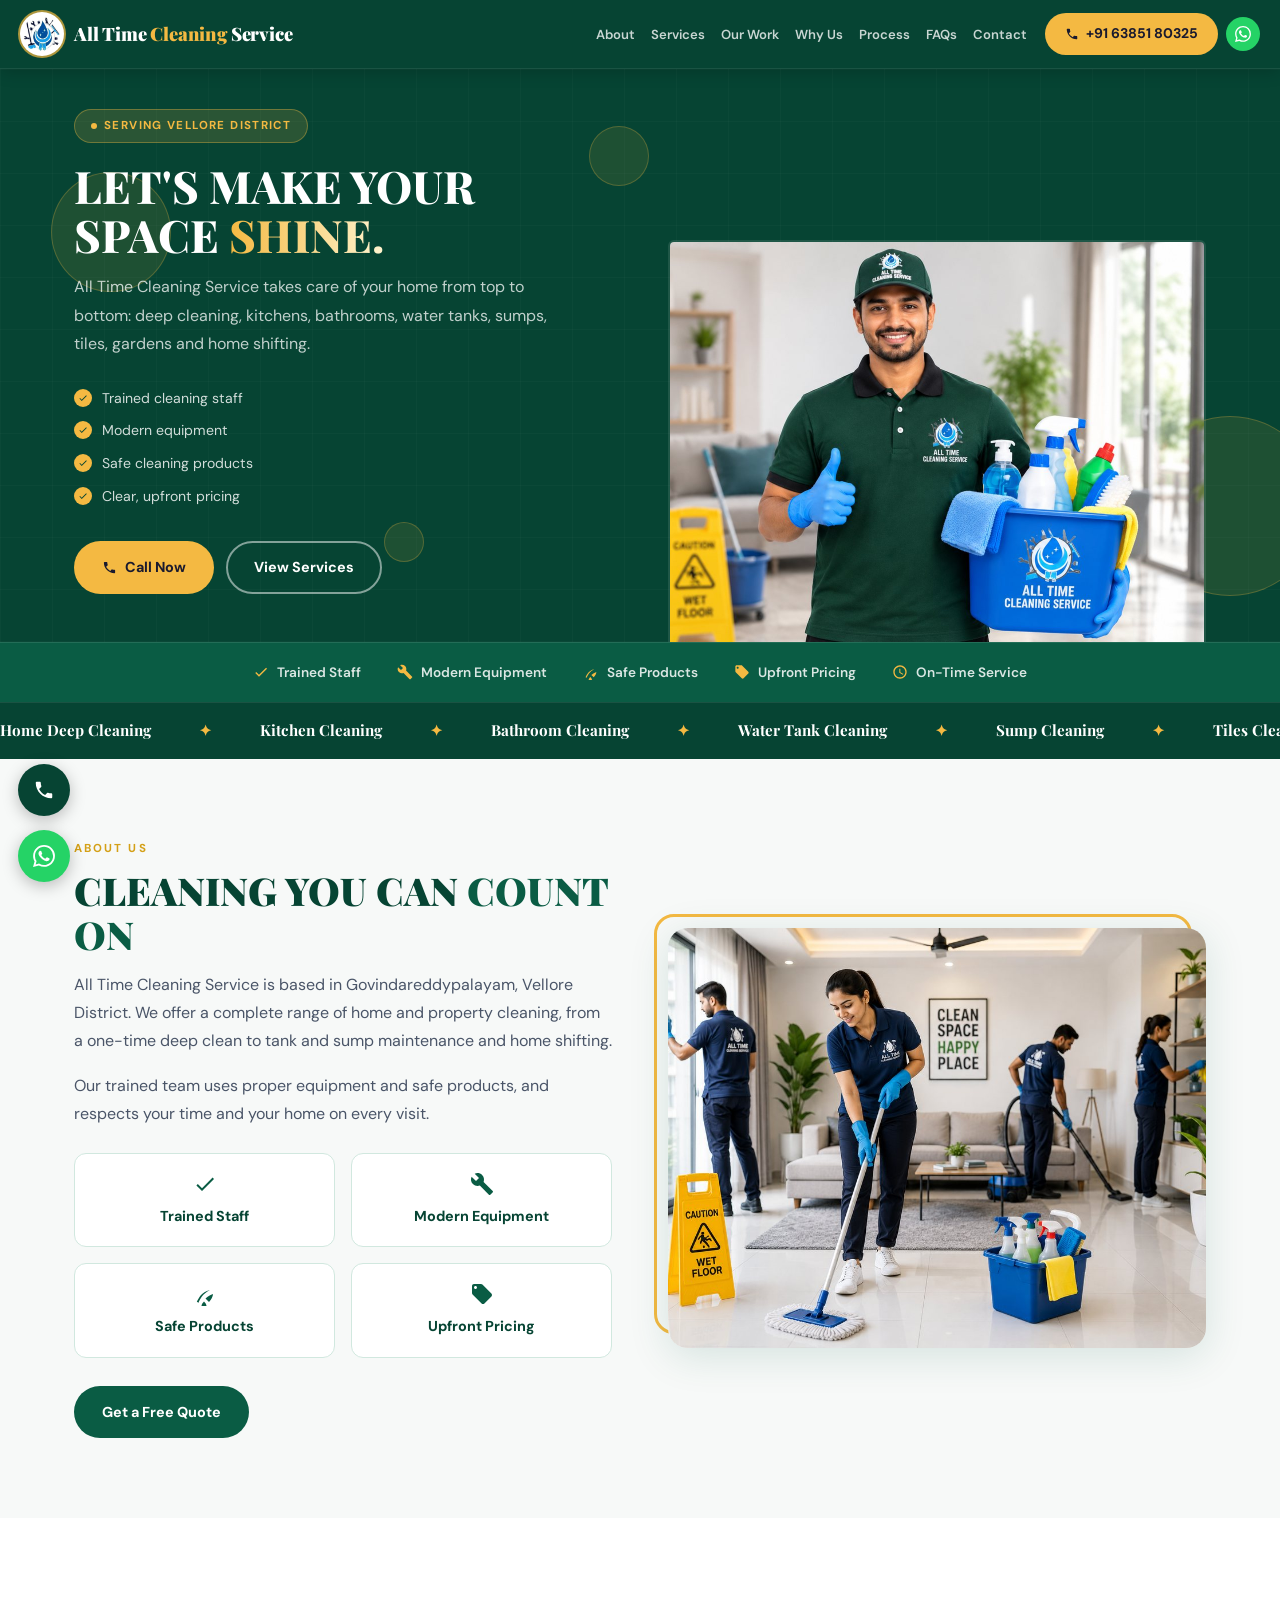
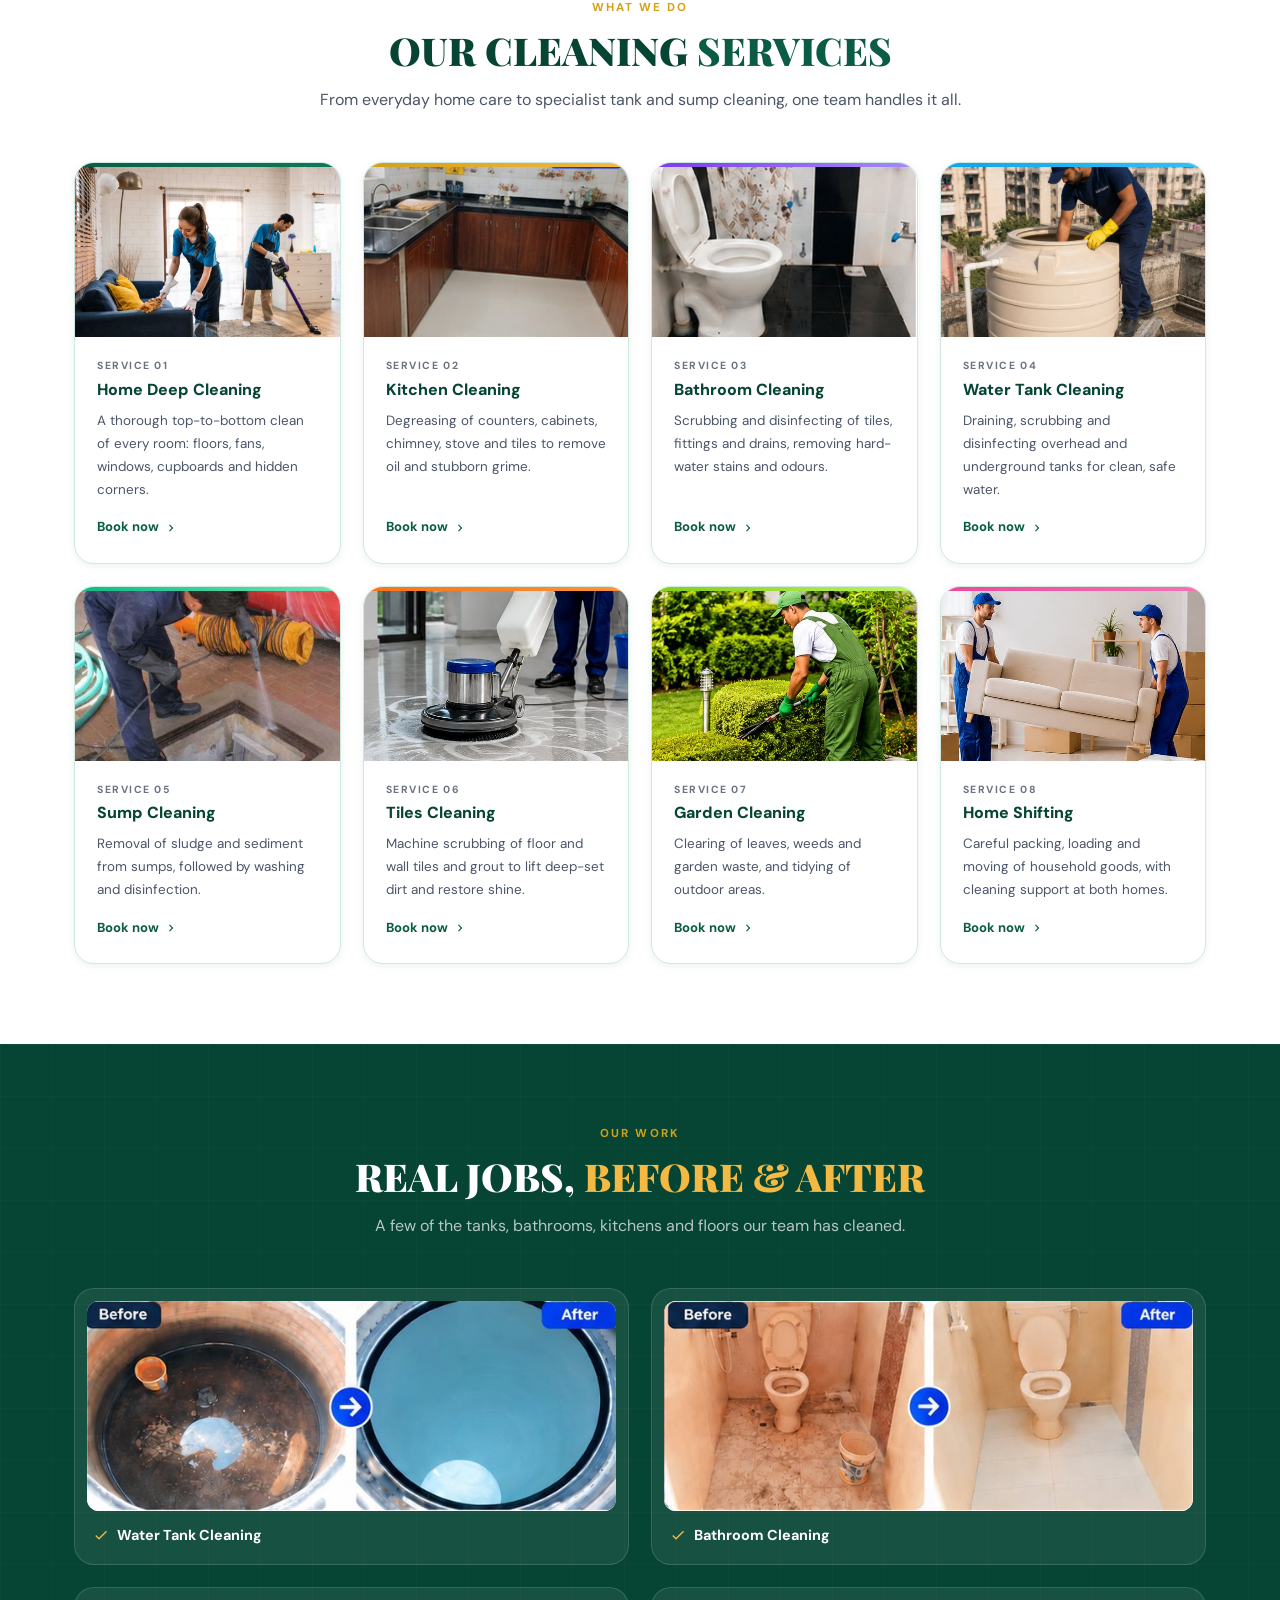
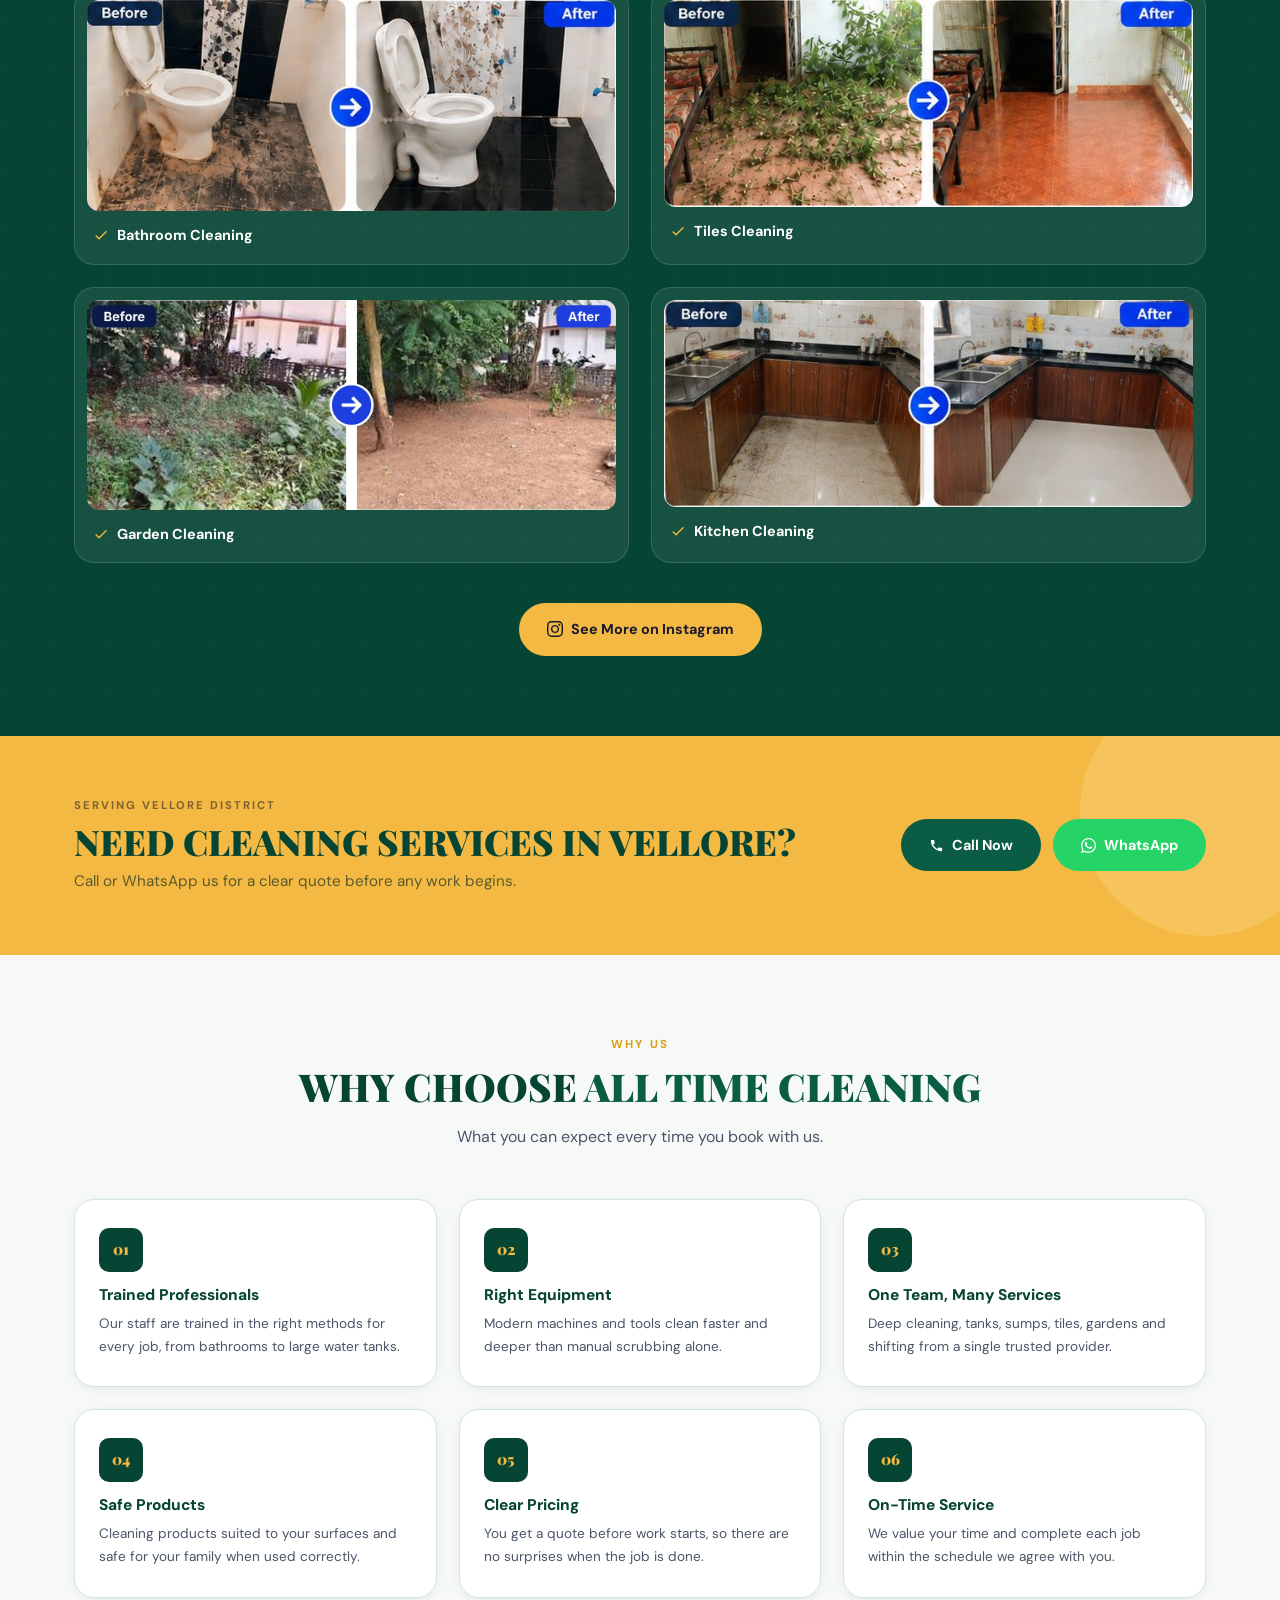
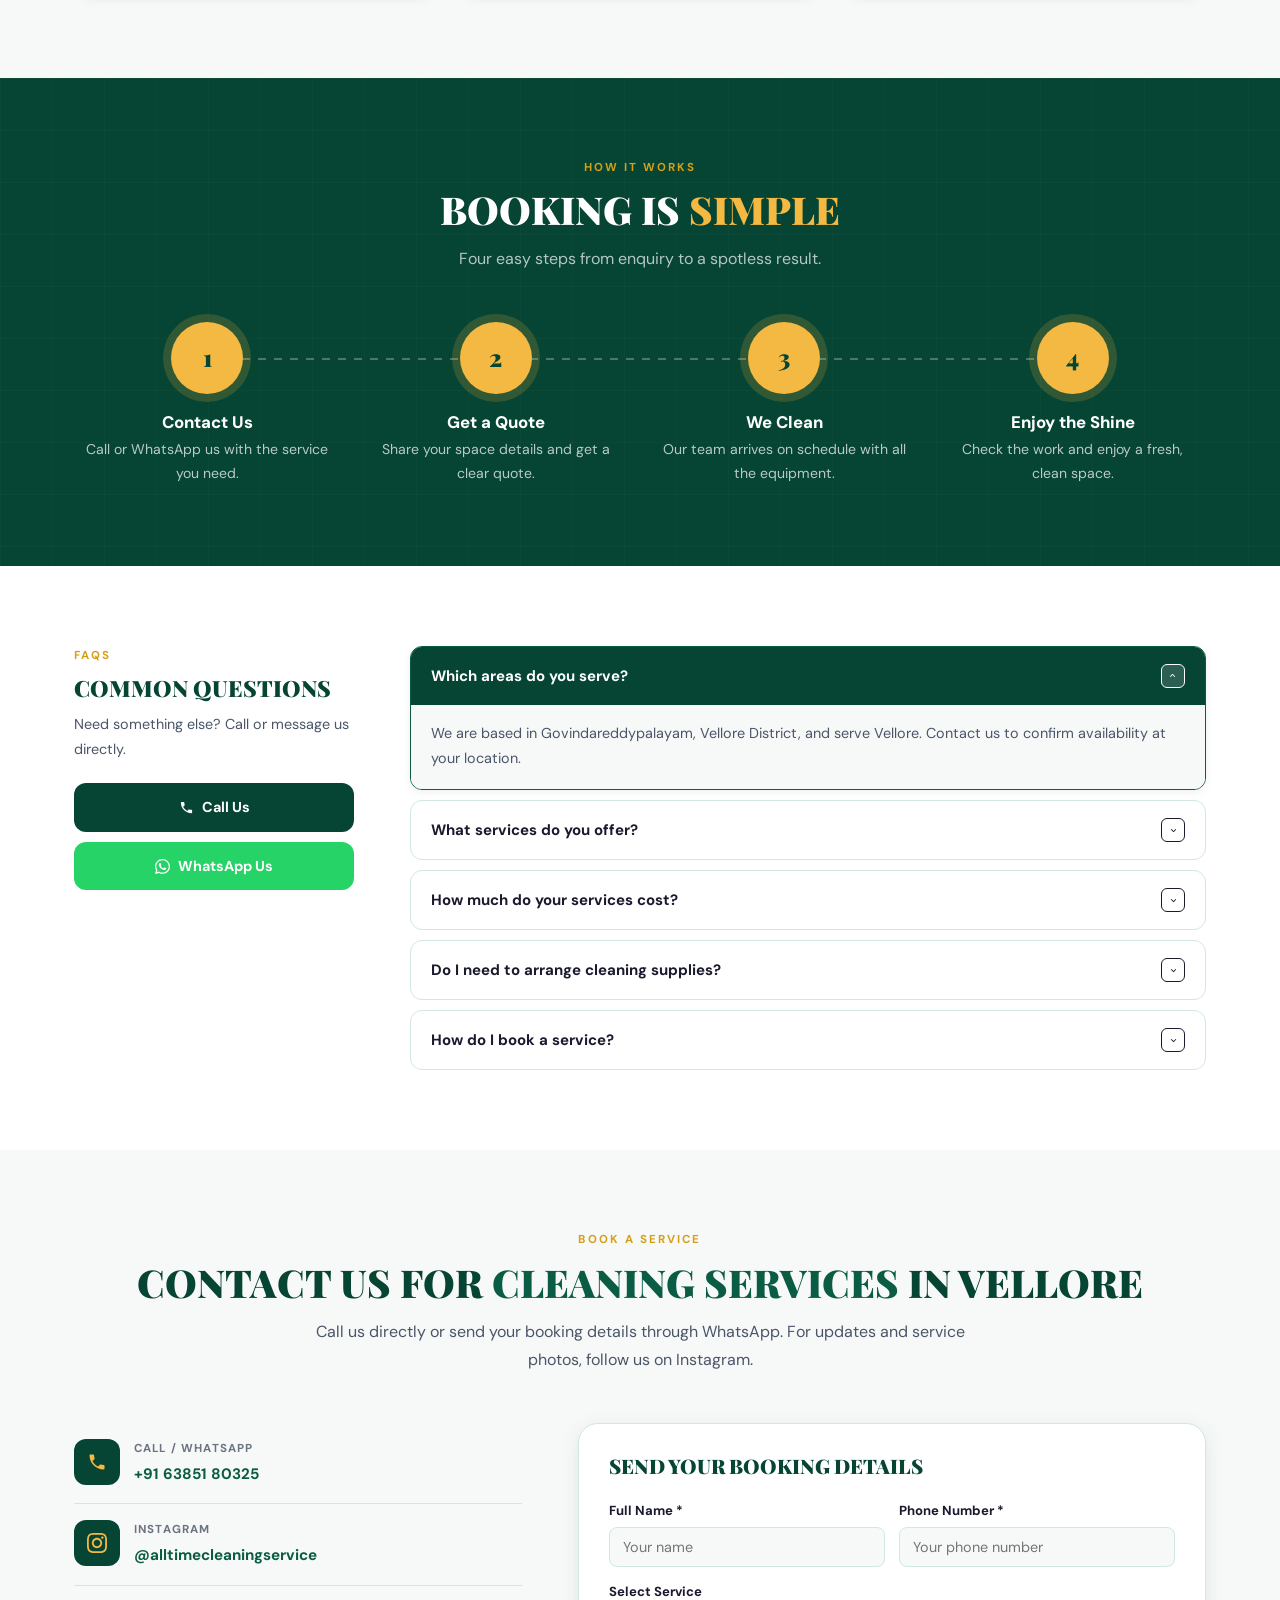
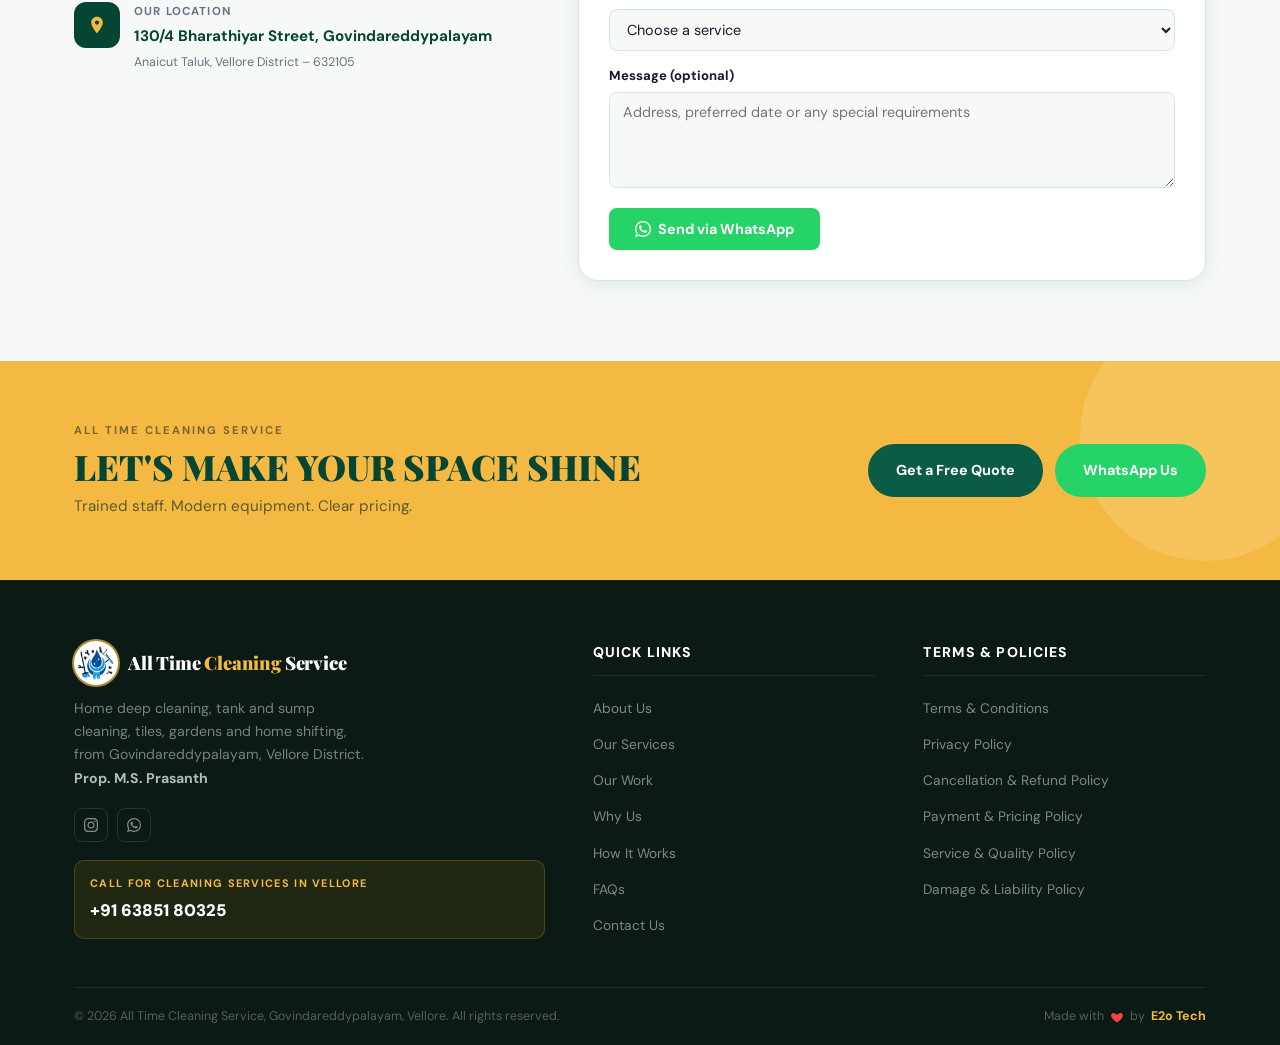
<file: index.html>
<!DOCTYPE html>
<html lang="en">
<head>
<meta charset="UTF-8">
<meta name="viewport" content="width=device-width, initial-scale=1.0">
<meta name="theme-color" content="#064433">
<title>All Time Cleaning Service | Home Deep Cleaning in Vellore</title>
<meta name="description" content="All Time Cleaning Service - home deep cleaning, kitchen, bathroom, water tank, sump, tiles, garden and home shifting services in Vellore. Call +91 63851 80325.">
<meta name="robots" content="index, follow">
<meta property="og:type" content="website">
<meta property="og:url" content="https://cleaningservice.e2o.in/">
<meta property="og:title" content="All Time Cleaning Service | Vellore">
<meta property="og:description" content="Home deep cleaning, kitchen, bathroom, water tank, sump, tiles, garden and home shifting services in Vellore.">
<link rel="canonical" href="https://cleaningservice.e2o.in/">
<link rel="icon" type="image/png" href="images/favicon.png">
<link rel="apple-touch-icon" href="images/logo-emblem.png">

<script type="application/ld+json">
{
  "@context": "https://schema.org",
  "@type": "LocalBusiness",
  "name": "All Time Cleaning Service",
  "url": "https://cleaningservice.e2o.in/",
  "telephone": "+916385180325",
  "description": "Home deep cleaning, kitchen, bathroom, water tank, sump, tiles, garden and home shifting services in Vellore.",
  "address": {
    "@type": "PostalAddress",
    "streetAddress": "130/4 Bharathiyar Street, Govindareddypalayam, Anaicut Taluk",
    "addressLocality": "Vellore",
    "addressRegion": "Tamil Nadu",
    "postalCode": "632105",
    "addressCountry": "IN"
  }
}
</script>
<script type="application/ld+json">
{
  "@context": "https://schema.org",
  "@type": "FAQPage",
  "mainEntity": [
    {"@type":"Question","name":"Which areas do you serve?","acceptedAnswer":{"@type":"Answer","text":"We are based in Govindareddypalayam, Vellore District, and serve Vellore. Contact us to confirm availability at your location."}},
    {"@type":"Question","name":"What services do you offer?","acceptedAnswer":{"@type":"Answer","text":"Home deep cleaning, kitchen, bathroom, water tank, sump, tiles and garden cleaning, and home shifting."}},
    {"@type":"Question","name":"How much do your services cost?","acceptedAnswer":{"@type":"Answer","text":"Pricing depends on the service, the size of the space and its condition. Contact us for a quote before any work begins."}},
    {"@type":"Question","name":"Do I need to arrange cleaning supplies?","acceptedAnswer":{"@type":"Answer","text":"No. Our team brings the equipment and products needed. Please make sure water and electricity are available at the site."}},
    {"@type":"Question","name":"How do I book a service?","acceptedAnswer":{"@type":"Answer","text":"Call or WhatsApp +91 63851 80325, or use the form on this page."}}
  ]
}
</script>

<link rel="preconnect" href="https://fonts.googleapis.com">
<link rel="preconnect" href="https://fonts.gstatic.com" crossorigin>
<link href="https://fonts.googleapis.com/css2?family=Playfair+Display:wght@700;800;900&family=DM+Sans:wght@400;500;600;700&display=swap" rel="stylesheet">

<style>
/* ═══ VARIABLES & RESET ═══ */
:root {
  --primary:       #0a5c44;
  --primary-dark:  #064433;
  --primary-mid:   #0d7a5a;
  --accent:        #d4a017;
  --accent-light:  #f4b942;
  --accent-dark:   #b8860b;
  --white:         #ffffff;
  --off-white:     #f7f9f8;
  --light-green:   #e8f5f0;
  --border:        #d1e8df;
  --text:          #1a1a2e;
  --text-light:    #4a5568;
  --text-muted:    #6b7280;
  --shadow-sm:     0 2px 8px rgba(10,92,68,0.08);
  --shadow:        0 4px 20px rgba(10,92,68,0.10);
  --shadow-lg:     0 8px 40px rgba(10,92,68,0.14);
  --radius:        12px;
  --radius-lg:     20px;
  --font-heading:  'Playfair Display', Georgia, serif;
  --font-body:     'DM Sans', sans-serif;
}
*, *::before, *::after { box-sizing: border-box; margin: 0; padding: 0; }
html { scroll-behavior: smooth; font-size: 16px; scroll-padding-top: 76px; }
body { font-family: var(--font-body); color: var(--text); background: var(--white); line-height: 1.7; overflow-x: hidden; }
h1,h2,h3,h4 { font-family: var(--font-heading); line-height: 1.2; }
a { text-decoration: none; color: inherit; }
img { max-width: 100%; display: block; }
ul { list-style: none; }

/* ═══ UTILITY ═══ */
.container { max-width: 1180px; margin: 0 auto; padding: 0 24px; }
.section { padding: 80px 0; }
.section-alt { background: var(--off-white); }
.section-dark { background: var(--primary-dark); color: var(--white); position: relative; }
.section-dark::before {
  content: ''; position: absolute; inset: 0;
  background-image: linear-gradient(rgba(255,255,255,0.025) 1px, transparent 1px),
                    linear-gradient(90deg, rgba(255,255,255,0.025) 1px, transparent 1px);
  background-size: 52px 52px; pointer-events: none;
}
.section-dark > .container { position: relative; z-index: 1; }
.section-label { display: block; font-size: 0.72rem; font-weight: 700; letter-spacing: 0.18em; text-transform: uppercase; color: var(--accent); margin-bottom: 10px; }
.section-title { font-size: clamp(1.7rem, 3vw, 2.4rem); font-weight: 900; text-transform: uppercase; margin-bottom: 14px; color: var(--primary-dark); line-height: 1.15; }
.section-title em { font-style: normal; color: var(--primary); }
.section-dark .section-title { color: var(--white); }
.section-dark .section-title em { color: var(--accent-light); }
.section-intro { font-size: 1rem; color: var(--text-light); max-width: 660px; margin-bottom: 48px; line-height: 1.78; }
.section-dark .section-intro { color: rgba(255,255,255,0.7); }
.centered { text-align: center; }
.centered .section-intro { margin-left: auto; margin-right: auto; }

.btn { display: inline-flex; align-items: center; gap: 8px; padding: 12px 26px; border-radius: 50px; font-family: var(--font-body); font-weight: 700; font-size: 0.9rem; cursor: pointer; border: 2px solid transparent; white-space: nowrap; transition: background .2s, color .2s; }
.btn-primary { background: var(--primary); color: var(--white); }
.btn-primary:hover { background: var(--primary-mid); }
.btn-accent { background: var(--accent-light); color: var(--text); }
.btn-accent:hover { background: var(--accent); }
.btn-outline { background: transparent; color: var(--primary); border-color: var(--primary); }
.btn-outline:hover { background: var(--primary); color: var(--white); }
.btn-outline-white { background: transparent; color: var(--white); border-color: rgba(255,255,255,0.5); }
.btn-outline-white:hover { background: rgba(255,255,255,0.1); }
.btn-green { background: #25d366; color: var(--white); }
.btn-green:hover { background: #1eb957; }

/* ═══ NAVBAR ═══ */
#navbar { position: sticky; top: 0; z-index: 999; background: var(--primary-dark); border-bottom: 1px solid rgba(255,255,255,0.08); box-shadow: 0 2px 16px rgba(0,0,0,0.2); }
.nav-inner { display: flex; align-items: center; justify-content: space-between; height: 68px; max-width: 1180px; margin: 0 auto; padding: 0 24px; }
.logo { font-family: var(--font-heading); font-weight: 900; font-size: 1.15rem; color: var(--white); letter-spacing: -.01em; }
.logo span { color: var(--accent-light); }
.nav-links { display: flex; gap: 28px; }
.nav-links a { color: rgba(255,255,255,0.78); font-size: 0.875rem; font-weight: 600; }
.nav-links a:hover { color: var(--accent-light); }
.nav-cta { display: flex; align-items: center; gap: 10px; }
.nav-call-btn { display: inline-flex; align-items: center; gap: 7px; background: var(--accent-light); color: var(--text); padding: 9px 20px; border-radius: 50px; font-weight: 700; font-size: 0.875rem; white-space: nowrap; }
.nav-call-btn:hover { background: var(--accent); }
.nav-wa-btn { display: inline-flex; align-items: center; gap: 7px; background: #25d366; color: var(--white); padding: 9px 18px; border-radius: 50px; font-weight: 700; font-size: 0.875rem; }
.nav-wa-btn:hover { background: #1eb957; }
.hamburger { display: none; flex-direction: column; gap: 5px; cursor: pointer; background: none; border: none; padding: 5px; }
.hamburger span { display: block; width: 24px; height: 2.5px; background: var(--white); border-radius: 2px; transition: .3s; }
.hamburger.open span:nth-child(1) { transform: translateY(7.5px) rotate(45deg); }
.hamburger.open span:nth-child(2) { opacity: 0; }
.hamburger.open span:nth-child(3) { transform: translateY(-7.5px) rotate(-45deg); }
.mobile-menu { display: none; background: var(--primary-dark); border-top: 1px solid rgba(255,255,255,0.08); padding: 18px 24px 24px; }
.mobile-menu.open { display: block; }
.mobile-menu ul { display: flex; flex-direction: column; gap: 14px; margin-bottom: 16px; }
.mobile-menu a { color: rgba(255,255,255,0.85); font-size: 1rem; font-weight: 600; }
.mobile-menu .mobile-ctas a { color: inherit; }
.mobile-ctas { display: flex; flex-direction: column; gap: 10px; }
.mobile-ctas .nav-call-btn { color: var(--text); justify-content: center; }
.mobile-ctas .nav-wa-btn { color: var(--white); justify-content: center; }

/* ═══ HERO ═══ */
#hero { background: var(--primary-dark); padding: 40px 0 0; position: relative; overflow: hidden; }
#hero::after { content: ''; position: absolute; inset: 0; background-image: linear-gradient(rgba(255,255,255,0.02) 1px, transparent 1px), linear-gradient(90deg, rgba(255,255,255,0.02) 1px, transparent 1px); background-size: 52px 52px; pointer-events: none; }
.hero-grid { display: grid; grid-template-columns: 1fr 1fr; gap: 56px; align-items: flex-end; position: relative; z-index: 1; }
.hero-text { padding-bottom: 48px; }
.hero-badge { display: inline-flex; align-items: center; gap: 7px; background: rgba(244,185,66,0.15); border: 1px solid rgba(244,185,66,0.35); color: var(--accent-light); padding: 6px 16px; border-radius: 50px; font-size: 0.72rem; font-weight: 700; letter-spacing: 0.12em; text-transform: uppercase; margin-bottom: 18px; }
.hero-badge-dot { width: 6px; height: 6px; border-radius: 50%; background: var(--accent-light); }
.hero-text h1 { color: var(--white); font-size: clamp(1.8rem, 3.5vw, 2.8rem); font-weight: 800; text-transform: uppercase; margin-bottom: 14px; line-height: 1.1; }
.hero-text h1 em { font-style: normal; color: var(--accent-light); }
.hero-text p { color: rgba(255,255,255,0.75); font-size: 1rem; margin-bottom: 28px; max-width: 480px; line-height: 1.78; }
.hero-checks { display: flex; flex-direction: column; gap: 9px; margin-bottom: 32px; }
.hero-check { display: flex; align-items: flex-start; gap: 10px; font-size: 0.88rem; color: rgba(255,255,255,0.82); }
.hero-check-icon { width: 18px; height: 18px; border-radius: 50%; background: var(--accent-light); color: var(--primary-dark); display: flex; align-items: center; justify-content: center; flex-shrink: 0; margin-top: 2px; }
.hero-btns { display: flex; gap: 12px; flex-wrap: wrap; }
.hero-img-wrap { border-radius: 6px 6px 0 0; overflow: hidden; border: 2px solid rgba(255,255,255,0.1); border-bottom: none; }
.hero-img-wrap img { width: 100%; height: 400px; object-fit: cover; display: block; }

/* ═══ TRUST BAR ═══ */
.trust-bar { background: var(--primary); padding: 18px 0; border-top: 1px solid rgba(255,255,255,0.1); }
.trust-bar-inner { display: flex; align-items: center; justify-content: center; gap: 36px; flex-wrap: wrap; max-width: 1180px; margin: 0 auto; padding: 0 24px; }
.trust-item { display: flex; align-items: center; gap: 8px; font-size: 0.85rem; font-weight: 600; color: rgba(255,255,255,0.85); }
.trust-item svg { color: var(--accent-light); flex-shrink: 0; display: block; }

/* ═══ ABOUT ═══ */
.about-grid { display: grid; grid-template-columns: 1fr 1fr; gap: 56px; align-items: center; }
.about-text p { color: var(--text-light); line-height: 1.78; margin-bottom: 16px; }
.about-points { display: grid; grid-template-columns: 1fr 1fr; gap: 16px; margin: 24px 0 28px; }
.about-point { background: var(--white); border: 1.5px solid var(--border); border-radius: var(--radius); padding: 18px; text-align: center; font-weight: 700; font-size: 0.9rem; color: var(--primary-dark); }
.about-point { display: flex; flex-direction: column; align-items: center; justify-content: center; gap: 8px; }
.about-point svg { display: block; flex-shrink: 0; width: 24px; height: 24px; color: var(--primary); margin: 0; }
.about-img img { width: 100%; height: 420px; object-fit: cover; border-radius: var(--radius-lg); box-shadow: var(--shadow-lg); }

/* ═══ SERVICES ═══ */
.services-grid { display: grid; grid-template-columns: repeat(4, 1fr); gap: 22px; }
.service-card { background: var(--white); border: 1.5px solid var(--border); border-radius: var(--radius-lg); overflow: hidden; box-shadow: var(--shadow-sm); display: flex; flex-direction: column; }
.service-card:hover { box-shadow: var(--shadow); }
.service-card-band { height: 4px; }
.sc-1 .service-card-band { background: linear-gradient(to right, #0a5c44, #0d7a5a); }
.sc-2 .service-card-band { background: linear-gradient(to right, #d4a017, #f4b942); }
.sc-3 .service-card-band { background: linear-gradient(to right, #7c3aed, #a78bfa); }
.sc-4 .service-card-band { background: linear-gradient(to right, #0ea5e9, #38bdf8); }
.sc-5 .service-card-band { background: linear-gradient(to right, #10b981, #6ee7b7); }
.sc-6 .service-card-band { background: linear-gradient(to right, #f97316, #fb923c); }
.sc-7 .service-card-band { background: linear-gradient(to right, #84cc16, #bef264); }
.sc-8 .service-card-band { background: linear-gradient(to right, #ec4899, #f472b6); }
.service-card-img { width: 100%; height: 170px; object-fit: cover; display: block; }
.service-card-body { padding: 20px 22px 24px; display: flex; flex-direction: column; flex: 1; }
.service-card-num { font-size: 0.65rem; font-weight: 700; letter-spacing: 0.15em; text-transform: uppercase; color: var(--text-muted); margin-bottom: 5px; }
.service-card-title { font-size: 1rem; font-weight: 800; color: var(--primary-dark); margin-bottom: 9px; line-height: 1.3; font-family: var(--font-body); }
.service-card-desc { font-size: 0.84rem; color: var(--text-light); line-height: 1.7; margin-bottom: 15px; flex: 1; }
.service-card-link { display: inline-flex; align-items: center; gap: 5px; font-size: 0.82rem; font-weight: 700; color: var(--primary); }
.service-card-link:hover { color: var(--primary-dark); }

/* ═══ CTA BANNER ═══ */
.cta-banner { background: var(--accent-light); padding: 60px 0; position: relative; overflow: hidden; }
.cta-banner::before { content: ''; position: absolute; top: -50px; right: -50px; width: 250px; height: 250px; border-radius: 50%; background: rgba(255,255,255,0.14); pointer-events: none; }
.cta-banner-inner { display: flex; align-items: center; justify-content: space-between; gap: 32px; flex-wrap: wrap; position: relative; z-index: 1; }
.cta-banner-eyebrow { font-size: 0.7rem; font-weight: 700; letter-spacing: 0.18em; text-transform: uppercase; color: rgba(28,28,40,0.55); margin-bottom: 6px; }
.cta-banner-title { font-size: clamp(1.5rem, 2.8vw, 2.2rem); font-weight: 900; color: var(--primary-dark); margin-bottom: 6px; text-transform: uppercase; }
.cta-banner-sub { font-size: 0.95rem; color: rgba(10,40,30,0.65); }
.cta-banner-btns { display: flex; gap: 12px; flex-wrap: wrap; }

/* ═══ WHY US ═══ */
.reasons-grid { display: grid; grid-template-columns: repeat(3, 1fr); gap: 22px; }
.reason-card { background: var(--white); border: 1.5px solid var(--border); border-radius: var(--radius-lg); padding: 28px 24px; box-shadow: var(--shadow-sm); }
.reason-num { width: 44px; height: 44px; border-radius: 10px; background: var(--primary-dark); color: var(--accent-light); display: flex; align-items: center; justify-content: center; margin-bottom: 14px; font-family: var(--font-heading); font-weight: 900; font-size: 0.95rem; }
.reason-title { font-size: 0.97rem; font-weight: 800; color: var(--primary-dark); margin-bottom: 7px; font-family: var(--font-body); }
.reason-desc { font-size: 0.85rem; color: var(--text-light); line-height: 1.72; }

/* ═══ PROCESS ═══ */
.steps { display: grid; grid-template-columns: repeat(4, 1fr); gap: 22px; position: relative; }
.steps::before { content: ''; position: absolute; top: 36px; left: 12%; right: 12%; height: 2px; background: repeating-linear-gradient(90deg, rgba(255,255,255,0.28) 0 8px, transparent 8px 16px); }
.step { position: relative; text-align: center; padding: 0 10px; }
.step b { display: flex; margin: 0 auto 18px; width: 72px; height: 72px; border-radius: 50%; background: var(--accent-light); color: var(--primary-dark); font-family: var(--font-heading); font-weight: 900; font-size: 1.5rem; align-items: center; justify-content: center; box-shadow: 0 0 0 8px rgba(244,185,66,0.18); }
.step h3 { font-size: 1.05rem; font-weight: 800; margin-bottom: 6px; font-family: var(--font-body); color: var(--white); }
.step p { font-size: 0.88rem; color: rgba(255,255,255,0.72); }

/* ═══ FAQ ═══ */
.faq-layout { display: grid; grid-template-columns: 280px 1fr; gap: 56px; align-items: start; }
.faq-sidebar { position: sticky; top: 88px; }
.faq-sidebar-title { font-size: 1.4rem; font-weight: 900; color: var(--primary-dark); text-transform: uppercase; margin-bottom: 10px; line-height: 1.2; }
.faq-sidebar-sub { font-size: 0.9rem; color: var(--text-light); line-height: 1.7; margin-bottom: 22px; }
.faq-sidebar-btn { display: flex; align-items: center; gap: 8px; width: 100%; justify-content: center; padding: 12px 20px; border-radius: var(--radius); font-family: var(--font-body); font-weight: 700; font-size: 0.9rem; margin-bottom: 10px; cursor: pointer; border: none; }
.faq-btn-call { background: var(--primary-dark); color: var(--white); }
.faq-btn-call:hover { background: var(--primary); }
.faq-btn-wa { background: #25d366; color: var(--white); }
.faq-btn-wa:hover { background: #1eb957; }
.faq-list { display: flex; flex-direction: column; gap: 10px; }
.faq-item { background: var(--white); border: 1.5px solid var(--border); border-radius: var(--radius); overflow: hidden; }
.faq-item.open { border-color: var(--primary); }
.faq-q { display: flex; align-items: center; justify-content: space-between; gap: 14px; padding: 17px 20px; cursor: pointer; font-size: 0.94rem; font-weight: 700; color: var(--text); user-select: none; width: 100%; background: none; border: none; font-family: var(--font-body); text-align: left; }
.faq-q:hover { color: var(--primary); }
.faq-item.open .faq-q { background: var(--primary-dark); color: var(--white); }
.faq-arrow { flex-shrink: 0; width: 24px; height: 24px; border-radius: 6px; border: 1.5px solid currentColor; display: flex; align-items: center; justify-content: center; }
.faq-item.open .faq-arrow { background: rgba(255,255,255,0.15); }
.faq-a { max-height: 0; overflow: hidden; }
.faq-item.open .faq-a { max-height: 400px; }
.faq-a-inner { padding: 16px 20px 18px; font-size: 0.9rem; color: var(--text-light); line-height: 1.75; background: var(--off-white); }

/* ═══ CONTACT ═══ */
.contact-grid { display: grid; grid-template-columns: 1fr 1.4fr; gap: 56px; align-items: start; }
.contact-item { display: flex; align-items: flex-start; gap: 14px; padding: 16px 0; border-bottom: 1px solid var(--border); }
.contact-item:last-of-type { border-bottom: none; }
.contact-icon { width: 46px; height: 46px; border-radius: 12px; background: var(--primary-dark); display: flex; align-items: center; justify-content: center; flex-shrink: 0; color: var(--accent-light); }
.contact-label { font-size: 0.72rem; font-weight: 700; color: var(--text-muted); text-transform: uppercase; letter-spacing: 0.1em; margin-bottom: 3px; }
.contact-value { font-size: 0.95rem; font-weight: 700; color: var(--primary-dark); }
.contact-value a { color: var(--primary); }
.contact-value a:hover { color: var(--primary-dark); }
.contact-sub { font-size: 0.78rem; color: var(--text-muted); margin-top: 2px; }
.contact-form-card { background: var(--white); border: 1.5px solid var(--border); border-radius: var(--radius-lg); padding: 30px; box-shadow: var(--shadow); }
.contact-form-title { font-size: 1.25rem; font-weight: 900; color: var(--primary-dark); text-transform: uppercase; margin-bottom: 22px; }
.form-grid { display: grid; grid-template-columns: 1fr 1fr; gap: 14px; }
.form-full { grid-column: 1 / -1; }
.form-group { display: flex; flex-direction: column; gap: 5px; }
.form-label { font-size: 0.82rem; font-weight: 700; color: var(--text); }
.form-control { padding: 10px 13px; border: 1.5px solid var(--border); border-radius: 8px; font-family: var(--font-body); font-size: 0.9rem; color: var(--text); background: var(--off-white); }
.form-control:focus { outline: none; border-color: var(--primary); background: var(--white); }
textarea.form-control { resize: vertical; min-height: 96px; }
.form-submit { display: inline-flex; align-items: center; gap: 7px; background: #25d366; color: var(--white); padding: 12px 26px; border-radius: 8px; border: none; cursor: pointer; font-family: var(--font-body); font-size: 0.9rem; font-weight: 700; margin-top: 6px; }
.form-submit:hover { background: #1eb957; }

/* ═══ FOOTER ═══ */
footer { background: #0b1a14; color: rgba(255,255,255,0.8); padding: 60px 0 0; border-top: 1px solid rgba(255,255,255,0.06); }
.footer-grid { display: grid; grid-template-columns: 2fr 1.2fr 1.2fr; gap: 48px; padding-bottom: 48px; border-bottom: 1px solid rgba(255,255,255,0.08); }
.footer-tagline { font-size: 0.88rem; color: rgba(255,255,255,0.45); line-height: 1.65; margin: 12px 0 18px; max-width: 290px; }
.footer-social { display: flex; gap: 9px; }
.footer-social a { width: 34px; height: 34px; border-radius: 8px; border: 1px solid rgba(255,255,255,0.12); display: flex; align-items: center; justify-content: center; color: rgba(255,255,255,0.5); }
.footer-social a:hover { border-color: var(--accent-light); color: var(--accent-light); }
.footer-col-title { font-size: 0.88rem; font-weight: 800; color: var(--white); letter-spacing: 0.08em; text-transform: uppercase; margin-bottom: 18px; padding-bottom: 10px; border-bottom: 1px solid rgba(255,255,255,0.08); font-family: var(--font-body); }
.footer-links { display: flex; flex-direction: column; gap: 9px; }
.footer-links a { color: rgba(255,255,255,0.48); font-size: 0.86rem; }
.footer-links a:hover { color: var(--white); }
.footer-cta-box { margin-top: 18px; padding: 13px 15px; background: rgba(212,160,23,0.1); border: 1px solid rgba(212,160,23,0.25); border-radius: 10px; }
.footer-cta-label { font-size: 0.68rem; font-weight: 700; letter-spacing: 0.12em; text-transform: uppercase; color: var(--accent-light); margin-bottom: 4px; }
.footer-cta-box a { font-size: 1.05rem; font-weight: 900; color: var(--white); }
.footer-bottom { padding: 18px 0; display: flex; justify-content: space-between; align-items: center; font-size: 0.78rem; color: rgba(255,255,255,0.3); flex-wrap: wrap; gap: 8px; }

/* ═══ FLOATING BUTTONS ═══ */
.float-btn { position: fixed; left: 18px; z-index: 500; width: 52px; height: 52px; border-radius: 50%; display: flex; align-items: center; justify-content: center; color: var(--white); box-shadow: 0 4px 16px rgba(0,0,0,0.25); }
.float-btn-call { bottom: 84px; background: var(--primary-dark); }
.float-btn-call:hover { background: var(--primary); }
.float-btn-wa { bottom: 18px; background: #25d366; }
.float-btn-wa:hover { background: #1eb957; }



/* ═══ LOGO BADGE ═══ */
.logo{display:flex;align-items:center;gap:10px}
.logo-badge{flex-shrink:0;width:44px;height:44px;border-radius:50%;background:#fff;display:flex;align-items:center;justify-content:center;padding:3px;box-shadow:0 0 0 2px rgba(244,185,66,.7);transition:transform .4s}
.logo:hover .logo-badge{transform:rotate(-8deg) scale(1.06)}
.logo-badge img{width:100%;height:100%;object-fit:contain;border-radius:50%}
.logo .logo-text{color:#fff}
.logo .logo-text b{color:var(--accent-light);font-weight:inherit}
.hero-img-wrap img{object-position:50% 18%}
.about-img img{object-position:40% center}
.service-card-img{object-position:center}

/* ═══ BEFORE & AFTER ═══ */
.ba-grid{display:grid;grid-template-columns:repeat(2,1fr);gap:22px}
.ba-card{background:rgba(255,255,255,.07);border:1px solid rgba(255,255,255,.14);border-radius:var(--radius-lg);padding:12px;overflow:hidden;transition:transform .35s,box-shadow .35s,border-color .35s}
.ba-card:hover{transform:translateY(-6px);box-shadow:0 14px 34px rgba(0,0,0,.35);border-color:var(--accent-light)}
.ba-card img{width:100%;height:auto;display:block;border-radius:12px;background:#fff}
.ba-card figcaption{display:flex;align-items:center;gap:8px;padding:12px 6px 4px;font-weight:700;font-size:.9rem;color:#fff}
.ba-card figcaption svg{color:var(--accent-light)}

/* ═══ ANIMATIONS ═══ */
.reveal{opacity:0;transform:translateY(34px);transition:opacity .8s cubic-bezier(.2,.7,.2,1),transform .8s cubic-bezier(.2,.7,.2,1)}
.reveal.left{transform:translateX(-40px)}
.reveal.right{transform:translateX(40px)}
.reveal.zoom{transform:scale(.92)}
.reveal.in{opacity:1;transform:none}

#navbar{transition:box-shadow .3s,background .3s}
#navbar.scrolled{box-shadow:0 6px 28px rgba(0,0,0,.35)}
.nav-links a{position:relative}
.nav-links a::after{content:'';position:absolute;left:0;bottom:-6px;height:2px;width:0;background:var(--accent-light);transition:width .3s}
.nav-links a:hover::after{width:100%}

/* floating bubbles in hero */
.bubble{position:absolute;border-radius:50%;background:rgba(244,185,66,.10);border:1px solid rgba(244,185,66,.25);animation:float 9s ease-in-out infinite;z-index:0;pointer-events:none}
.b1{width:120px;height:120px;left:4%;top:18%}
.b2{width:60px;height:60px;left:46%;top:10%;animation-delay:-3s}
.b3{width:180px;height:180px;right:-40px;bottom:8%;animation-delay:-5s}
.b4{width:40px;height:40px;left:30%;bottom:14%;animation-delay:-1.5s}
@keyframes float{0%,100%{transform:translateY(0) scale(1)}50%{transform:translateY(-26px) scale(1.06)}}

.hero-badge-dot{animation:pulse 1.8s infinite}
@keyframes pulse{0%{box-shadow:0 0 0 0 rgba(244,185,66,.7)}100%{box-shadow:0 0 0 12px rgba(244,185,66,0)}}
.hero-text h1 em{background:linear-gradient(90deg,var(--accent-light),#fff4cf,var(--accent-light));background-size:200% auto;-webkit-background-clip:text;background-clip:text;color:transparent;animation:shimmer 4s linear infinite}
@keyframes shimmer{to{background-position:200% center}}
.hero-img-wrap{transition:transform .5s;animation:heroIn 1.1s cubic-bezier(.2,.7,.2,1) both .3s}
.hero-img-wrap:hover{transform:translateY(-6px)}
@keyframes heroIn{from{opacity:0;transform:translateY(60px)}to{opacity:1;transform:none}}
.hero-check-icon{transition:transform .3s}
.hero-check:hover .hero-check-icon{transform:scale(1.2) rotate(-8deg)}

/* button shine */
.btn,.nav-call-btn,.form-submit{position:relative;overflow:hidden;transition:transform .25s,box-shadow .25s,background .2s,color .2s}
.btn:hover,.nav-call-btn:hover,.form-submit:hover{transform:translateY(-3px);box-shadow:0 10px 24px rgba(0,0,0,.2)}
.btn::after,.nav-call-btn::after,.form-submit::after{content:'';position:absolute;top:0;left:-120%;width:60%;height:100%;background:linear-gradient(120deg,transparent,rgba(255,255,255,.45),transparent);transform:skewX(-20deg);transition:left .6s}
.btn:hover::after,.nav-call-btn:hover::after,.form-submit:hover::after{left:140%}
.float-btn{transition:transform .25s}
.float-btn:hover{transform:scale(1.1)}
.float-btn-wa{animation:ring 2.4s infinite}
@keyframes ring{0%{box-shadow:0 0 0 0 rgba(37,211,102,.6)}70%{box-shadow:0 0 0 18px rgba(37,211,102,0)}100%{box-shadow:0 0 0 0 rgba(37,211,102,0)}}

/* marquee */
.marquee{background:var(--primary-dark);color:#fff;overflow:hidden;padding:15px 0;border-top:1px solid rgba(255,255,255,.08)}
.marquee-track{display:flex;gap:48px;width:max-content;animation:scroll 30s linear infinite}
.marquee:hover .marquee-track{animation-play-state:paused}
.marquee span{font-family:var(--font-heading);font-weight:700;font-size:.95rem;white-space:nowrap;display:flex;align-items:center;gap:48px}
.marquee span::after{content:'✦';color:var(--accent-light)}
@keyframes scroll{to{transform:translateX(-50%)}}

/* cards */
.service-card,.reason-card,.about-point,.contact-item{transition:transform .35s,box-shadow .35s,border-color .35s}
.service-card:hover{transform:translateY(-10px);box-shadow:var(--shadow-lg);border-color:var(--primary)}
.service-card-img-wrap{overflow:hidden}
.service-card-img{transition:transform .7s}
.service-card:hover .service-card-img{transform:scale(1.12)}
.service-card-link svg{transition:transform .25s}
.service-card:hover .service-card-link svg{transform:translateX(6px)}
.service-card-band{transform-origin:left;transform:scaleX(0);transition:transform .8s .2s}
.service-card.in .service-card-band{transform:scaleX(1)}
.reason-card{position:relative;overflow:hidden}
.reason-card::before{content:'';position:absolute;left:0;top:0;height:4px;width:0;background:linear-gradient(90deg,var(--primary),var(--accent-light));transition:width .5s}
.reason-card:hover{transform:translateY(-6px);box-shadow:var(--shadow-lg)}
.reason-card:hover::before{width:100%}
.reason-num{transition:transform .4s}
.reason-card:hover .reason-num{transform:rotate(-8deg) scale(1.1)}
.about-point:hover{transform:translateY(-5px);border-color:var(--primary);background:var(--light-green)}
.about-img{position:relative;isolation:isolate}
.about-img::before{content:'';position:absolute;inset:-14px 14px 14px -14px;border:3px solid var(--accent-light);border-radius:var(--radius-lg);z-index:-1;transition:transform .5s}
.about-img:hover::before{transform:translate(-6px,-6px)}
.about-img img{transition:transform .6s}
.about-img:hover img{transform:scale(1.02)}
.trust-item{transition:transform .25s}
.trust-item:hover{transform:translateY(-3px)}

/* steps */
.step b{transition:transform .35s}
.step:hover b{transform:scale(1.12) rotate(-6deg)}
.steps::before{background-size:16px 2px;animation:dash 1.2s linear infinite}
@keyframes dash{to{background-position:16px 0}}

/* faq + contact */
.faq-a{transition:max-height .45s ease}
.faq-arrow{transition:transform .3s,background .3s}
.faq-item.open .faq-arrow{transform:rotate(180deg)}
.faq-item{transition:border-color .3s,box-shadow .3s}
.faq-item.open{box-shadow:var(--shadow-sm)}
.contact-item:hover{transform:translateX(8px)}
.contact-icon{transition:background .3s,color .3s}
.contact-item:hover .contact-icon{background:var(--primary);color:#fff}
.form-control{transition:border-color .25s,box-shadow .25s,background .25s}
.form-control:focus{box-shadow:0 0 0 4px rgba(10,92,68,.1)}
.cta-banner::before{animation:float 8s ease-in-out infinite}
.footer-links a,.footer-social a{transition:color .2s,transform .2s,border-color .2s}
.footer-links a:hover{transform:translateX(4px)}
.footer-social a:hover{transform:translateY(-3px)}

.made-by{display:inline-flex;align-items:center;gap:6px}
.made-by .heart{color:#ef4444;animation:beat 1.4s infinite}
.made-by a{color:var(--accent-light);font-weight:700;transition:color .2s}
.made-by a:hover{color:#fff}
@keyframes beat{0%,100%{transform:scale(1)}50%{transform:scale(1.25)}}

/* service modal */
.service-card{cursor:pointer}
.service-card:focus-visible{outline:3px solid var(--accent-light);outline-offset:3px}
.svc-modal{position:fixed;inset:0;z-index:1200;display:flex;align-items:center;justify-content:center;padding:20px;background:rgba(6,40,30,.72);backdrop-filter:blur(4px);opacity:0;visibility:hidden;transition:opacity .3s,visibility .3s}
.svc-modal.open{opacity:1;visibility:visible}
.svc-dialog{position:relative;background:#fff;border-radius:var(--radius-lg);width:100%;max-width:680px;max-height:90vh;overflow-y:auto;box-shadow:0 24px 70px rgba(0,0,0,.4);transform:translateY(24px) scale(.97);transition:transform .35s}
.svc-modal.open .svc-dialog{transform:none}
.svc-close{position:absolute;top:14px;right:14px;z-index:2;width:38px;height:38px;border-radius:50%;border:none;background:rgba(6,68,51,.85);color:#fff;font-size:1.3rem;line-height:1;cursor:pointer;transition:background .2s,transform .25s}
.svc-close:hover{background:var(--primary);transform:rotate(90deg)}
.svc-body{padding:34px 30px 30px}
.svc-num{font-size:.7rem;font-weight:700;letter-spacing:.15em;text-transform:uppercase;color:var(--accent);margin-bottom:6px}
.svc-title{font-size:1.6rem;font-weight:900;color:var(--primary-dark);margin-bottom:10px;padding-right:44px}
.svc-desc{color:var(--text-light);font-size:.96rem;margin-bottom:20px}
.svc-cols{display:grid;grid-template-columns:1fr 1fr;gap:22px;margin-bottom:24px}
.svc-cols h4{font-family:var(--font-body);font-size:.78rem;font-weight:800;letter-spacing:.1em;text-transform:uppercase;color:var(--primary-dark);margin-bottom:10px}
.svc-cols li{position:relative;padding-left:22px;margin-bottom:8px;font-size:.88rem;color:var(--text-light)}
.svc-cols li::before{content:'';position:absolute;left:0;top:.45em;width:12px;height:12px;border-radius:50%;background:var(--accent-light)}
.svc-note{background:var(--light-green);border-left:4px solid var(--primary);border-radius:8px;padding:12px 16px;font-size:.85rem;color:var(--primary-dark);margin-bottom:22px}
.svc-actions{display:flex;gap:12px;flex-wrap:wrap}
@media(max-width:600px){.svc-cols{grid-template-columns:1fr}.svc-body{padding:30px 20px 24px}}

@media(prefers-reduced-motion:reduce){
  *,*::before,*::after{animation:none!important;transition:none!important}
  .reveal{opacity:1;transform:none}
  .service-card-band{transform:none}
}

/* ═══ RESPONSIVE ═══ */
@media (max-width: 1100px) {
  .hero-grid { grid-template-columns: 1fr; }
  .hero-text { padding-bottom: 8px; }
  .hero-img-wrap { border-radius: 16px; margin-bottom: 40px; border-bottom: 2px solid rgba(255,255,255,0.1); }
  .hero-img-wrap img { height: 280px; }
  .about-grid { grid-template-columns: 1fr; }
  .services-grid { grid-template-columns: repeat(2, 1fr); }
  .reasons-grid { grid-template-columns: repeat(2, 1fr); }
  .steps { grid-template-columns: repeat(2, 1fr); row-gap: 36px; }
  .steps::before { display: none; }
  .contact-grid { grid-template-columns: 1fr; }
  .faq-layout { grid-template-columns: 1fr; }
  .faq-sidebar { position: static; }
  .footer-grid { grid-template-columns: 1fr 1fr; }
  .footer-grid > div:first-child { grid-column: 1 / -1; }
}
@media (max-width: 768px) {
  .section { padding: 64px 0; }
  .ba-grid { grid-template-columns: 1fr; }
  .nav-links { display: none; }
  .hamburger { display: flex; }
  .nav-wa-btn span { display: none; }
  .nav-wa-btn { padding: 9px; border-radius: 50%; }
  .nav-call-btn { padding: 9px 14px; font-size: 0.8rem; }
  .services-grid, .reasons-grid, .steps { grid-template-columns: 1fr; }
  .cta-banner-inner { flex-direction: column; align-items: flex-start; }
  .form-grid { grid-template-columns: 1fr; }
  .footer-grid { grid-template-columns: 1fr; }
  .trust-bar-inner { gap: 18px; }
}
@media (max-width: 480px) {
  .logo { font-size: .85rem; gap: 8px; }
  .logo-badge { width: 38px; height: 38px; }
  .nav-cta .nav-wa-btn { display: none; }
  .nav-call-btn span { display: none; }
  .nav-call-btn { padding: 9px; border-radius: 50%; }
  .hero-btns { flex-direction: column; }
  .about-points { grid-template-columns: 1fr; }
}
/* ═══ NAVBAR SPACING FIX ═══ */
.nav-inner { max-width: 1400px; padding: 0 20px; gap: 28px; }
.logo { flex-shrink: 0; white-space: nowrap; }
.nav-links { gap: 22px; margin-left: auto; }
.nav-links a { white-space: nowrap; }
.nav-cta { flex-shrink: 0; gap: 8px; }

@media (max-width: 1280px) {
  .nav-inner { gap: 18px; }
  .nav-links { gap: 16px; }
  .nav-links a { font-size: 0.82rem; }
  .nav-wa-btn span { display: none; }
  .nav-wa-btn { padding: 9px; border-radius: 50%; }
}

/* switch to hamburger earlier so nothing gets crowded on tablets/small laptops */
@media (max-width: 1024px) {
  .nav-links { display: none; }
  .hamburger { display: flex; }
}
</style>
</head>

<body>

<svg width="0" height="0" style="position:absolute" aria-hidden="true">
  <symbol id="i-phone" viewBox="0 0 24 24"><path d="M6.6 10.8c1.4 2.8 3.8 5.1 6.6 6.6l2.2-2.2c.3-.3.7-.4 1-.2 1.1.4 2.3.6 3.6.6.6 0 1 .4 1 1V20c0 .6-.4 1-1 1-9.4 0-17-7.6-17-17 0-.6.4-1 1-1h3.5c.6 0 1 .4 1 1 0 1.3.2 2.5.6 3.6.1.3 0 .7-.2 1L6.6 10.8z"/></symbol>
  <symbol id="i-wa" viewBox="0 0 24 24"><path d="M17.472 14.382c-.297-.149-1.758-.867-2.03-.967-.273-.099-.471-.148-.67.15-.197.297-.767.966-.94 1.164-.173.199-.347.223-.644.075-.297-.15-1.255-.463-2.39-1.475-.883-.788-1.48-1.761-1.653-2.059-.173-.297-.018-.458.13-.606.134-.133.298-.347.446-.52.149-.174.198-.298.298-.497.099-.198.05-.371-.025-.52-.075-.149-.669-1.612-.916-2.207-.242-.579-.487-.5-.669-.51-.173-.008-.371-.01-.57-.01-.198 0-.52.074-.792.372-.272.297-1.04 1.016-1.04 2.479 0 1.462 1.065 2.875 1.213 3.074.149.198 2.096 3.2 5.077 4.487.709.306 1.262.489 1.694.625.712.227 1.36.195 1.871.118.571-.085 1.758-.719 2.006-1.413.248-.694.248-1.289.173-1.413-.074-.124-.272-.198-.57-.347m-5.421 7.403h-.004a9.87 9.87 0 01-5.031-1.378l-.361-.214-3.741.982.998-3.648-.235-.374a9.86 9.86 0 01-1.51-5.26c.001-5.45 4.436-9.884 9.888-9.884 2.64 0 5.122 1.03 6.988 2.898a9.825 9.825 0 012.893 6.994c-.003 5.45-4.437 9.884-9.885 9.884m8.413-18.297A11.815 11.815 0 0012.05 0C5.495 0 .16 5.335.157 11.892c0 2.096.547 4.142 1.588 5.945L.057 24l6.305-1.654a11.882 11.882 0 005.683 1.448h.005c6.554 0 11.89-5.335 11.893-11.893a11.821 11.821 0 00-3.48-8.413z"/></symbol>
  <symbol id="i-insta" viewBox="0 0 24 24"><path d="M12 2.163c3.204 0 3.584.012 4.85.07 3.252.148 4.771 1.691 4.919 4.919.058 1.265.069 1.645.069 4.849 0 3.205-.012 3.584-.069 4.849-.149 3.225-1.664 4.771-4.919 4.919-1.266.058-1.644.07-4.85.07-3.204 0-3.584-.012-4.849-.07-3.26-.149-4.771-1.699-4.919-4.92-.058-1.265-.07-1.644-.07-4.849 0-3.204.013-3.583.07-4.849.149-3.227 1.664-4.771 4.919-4.919 1.266-.057 1.645-.069 4.849-.069zm0-2.163c-3.259 0-3.667.014-4.947.072-4.358.2-6.78 2.618-6.98 6.98-.059 1.281-.073 1.689-.073 4.948 0 3.259.014 3.668.072 4.948.2 4.358 2.618 6.78 6.98 6.98 1.281.058 1.689.072 4.948.072 3.259 0 3.668-.014 4.948-.072 4.354-.2 6.782-2.618 6.979-6.98.059-1.28.073-1.689.073-4.948 0-3.259-.014-3.667-.072-4.947-.196-4.354-2.617-6.78-6.979-6.98-1.281-.059-1.69-.073-4.949-.073zm0 5.838c-3.403 0-6.162 2.759-6.162 6.162s2.759 6.163 6.162 6.163 6.162-2.759 6.162-6.163c0-3.403-2.759-6.162-6.162-6.162zm0 10.162c-2.209 0-4-1.79-4-4 0-2.209 1.791-4 4-4s4 1.791 4 4c0 2.21-1.791 4-4 4zm6.406-11.845c-.796 0-1.441.645-1.441 1.44s.645 1.44 1.441 1.44c.795 0 1.439-.645 1.439-1.44s-.644-1.44-1.439-1.44z"/></symbol>
  <symbol id="i-check" viewBox="0 0 24 24"><path d="M9 16.17L4.83 12l-1.42 1.41L9 19 21 7l-1.41-1.41z"/></symbol>
  <symbol id="i-home" viewBox="0 0 24 24"><path d="M10 20v-6h4v6h5v-8h3L12 3 2 12h3v8z"/></symbol>
  <symbol id="i-pin" viewBox="0 0 24 24"><path d="M12 2C8.13 2 5 5.13 5 9c0 5.25 7 13 7 13s7-7.75 7-13c0-3.87-3.13-7-7-7zm0 9.5c-1.38 0-2.5-1.12-2.5-2.5s1.12-2.5 2.5-2.5 2.5 1.12 2.5 2.5-1.12 2.5-2.5 2.5z"/></symbol>
  <symbol id="i-arrow" viewBox="0 0 24 24"><path d="M8.59 16.59L13.17 12 8.59 7.41 10 6l6 6-6 6z"/></symbol>
  <symbol id="i-chev" viewBox="0 0 24 24"><path d="M7.41 8.59L12 13.17l4.59-4.58L18 10l-6 6-6-6 1.41-1.41z"/></symbol>
  <symbol id="i-shield" viewBox="0 0 24 24"><path d="M12 1L3 5v6c0 5.55 3.84 10.74 9 12 5.16-1.26 9-6.45 9-12V5l-9-4z"/></symbol>
  <symbol id="i-clock" viewBox="0 0 24 24"><path d="M11.99 2C6.47 2 2 6.48 2 12s4.47 10 9.99 10C17.52 22 22 17.52 22 12S17.52 2 11.99 2zM12 20c-4.42 0-8-3.58-8-8s3.58-8 8-8 8 3.58 8 8-3.58 8-8 8zm.5-13H11v6l5.25 3.15.75-1.23-4.5-2.67V7z"/></symbol>
  <symbol id="i-tool" viewBox="0 0 24 24"><path d="M22.7 19l-9.1-9.1c.9-2.3.4-5-1.5-6.9-2-2-5-2.4-7.4-1.3L9 6 6 9 1.6 4.7C.4 7.1.9 10.1 2.9 12.1c1.9 1.9 4.6 2.4 6.9 1.5l9.1 9.1c.4.4 1 .4 1.4 0l2.3-2.3c.5-.4.5-1.1.1-1.4z"/></symbol>
  <symbol id="i-price" viewBox="0 0 24 24"><path d="M21.41 11.58l-9-9C12.05 2.22 11.55 2 11 2H4c-1.1 0-2 .9-2 2v7c0 .55.22 1.05.59 1.42l9 9c.36.36.86.58 1.41.58.55 0 1.05-.22 1.41-.59l7-7c.37-.36.59-.86.59-1.41 0-.55-.23-1.06-.59-1.42zM5.5 7C4.67 7 4 6.33 4 5.5S4.67 4 5.5 4 7 4.67 7 5.5 6.33 7 5.5 7z"/></symbol>
  <symbol id="i-leaf" viewBox="0 0 24 24"><path d="M17 8C8 10 5.9 16.17 3.82 19.83l1.7.94C7.14 17.18 9.21 12 17 8zm3 4c-2.39.9-5.18 2.47-7.5 4.5L16 20c2.38-2.38 4-5.77 4-8zm-9 7.5c-1.57 1.57-2.5 3.26-2.5 4.5 0 1.38 1.12 2.5 2.5 2.5s2.5-1.12 2.5-2.5c0-1.24-.93-2.93-2.5-4.5z"/></symbol>
</svg>

<!-- FLOATING BUTTONS -->
<a href="tel:+916385180325" class="float-btn float-btn-call" aria-label="Call All Time Cleaning Service"><svg width="22" height="22" fill="currentColor" aria-hidden="true"><use href="#i-phone"/></svg></a>
<a href="https://wa.me/916385180325?text=Hello%20All%20Time%20Cleaning%20Service%2C%20I%20need%20cleaning%20services" target="_blank" rel="noopener" class="float-btn float-btn-wa" aria-label="WhatsApp All Time Cleaning Service"><svg width="22" height="22" fill="currentColor" aria-hidden="true"><use href="#i-wa"/></svg></a>

<!-- NAVBAR -->
<header>
  <nav id="navbar" aria-label="Main navigation">
    <div class="nav-inner">
      <a href="#" class="logo" aria-label="All Time Cleaning Service"><span class="logo-badge"><img src="images/logo-emblem.png" alt="" width="44" height="44"></span><span class="logo-text">All Time <b>Cleaning</b> Service</span></a>
      <ul class="nav-links">
        <li><a href="#about">About</a></li>
        <li><a href="#services">Services</a></li>
        <li><a href="#our-work">Our Work</a></li>
        <li><a href="#why-us">Why Us</a></li>
        <li><a href="#process">Process</a></li>
        <li><a href="#faqs">FAQs</a></li>
        <li><a href="#contact">Contact</a></li>
      </ul>
      <div class="nav-cta">
        <a href="tel:+916385180325" class="nav-call-btn"><svg width="14" height="14" fill="currentColor" aria-hidden="true"><use href="#i-phone"/></svg><span>+91 63851 80325</span></a>
        <a href="https://wa.me/916385180325?text=Hello%20All%20Time%20Cleaning%20Service%2C%20I%20need%20cleaning%20services" target="_blank" rel="noopener" class="nav-wa-btn" aria-label="WhatsApp us"><svg width="16" height="16" fill="currentColor" aria-hidden="true"><use href="#i-wa"/></svg><span>WhatsApp</span></a>
        <button class="hamburger" id="hamburgerBtn" aria-label="Toggle menu" aria-expanded="false"><span></span><span></span><span></span></button>
      </div>
    </div>
    <div class="mobile-menu" id="mobileMenu">
      <ul>
        <li><a href="#about">About</a></li>
        <li><a href="#services">Services</a></li>
        <li><a href="#our-work">Our Work</a></li>
        <li><a href="#why-us">Why Us</a></li>
        <li><a href="#process">Process</a></li>
        <li><a href="#faqs">FAQs</a></li>
        <li><a href="#contact">Contact</a></li>
      </ul>
      <div class="mobile-ctas">
        <a href="tel:+916385180325" class="nav-call-btn"><svg width="14" height="14" fill="currentColor" aria-hidden="true"><use href="#i-phone"/></svg><span>Call +91 63851 80325</span></a>
        <a href="https://wa.me/916385180325" target="_blank" rel="noopener" class="nav-wa-btn"><svg width="16" height="16" fill="currentColor" aria-hidden="true"><use href="#i-wa"/></svg><span>WhatsApp Us</span></a>
      </div>
    </div>
  </nav>
</header>

<!-- HERO -->
<section id="hero">
  <span class="bubble b1"></span><span class="bubble b2"></span><span class="bubble b3"></span><span class="bubble b4"></span>
  <div class="container" style="position:relative;z-index:1">
    <div class="hero-grid">
      <div class="hero-text">
        <div class="hero-badge"><span class="hero-badge-dot" aria-hidden="true"></span>Serving Vellore District</div>
        <h1>Let's make your space <em>shine.</em></h1>
        <p>All Time Cleaning Service takes care of your home from top to bottom: deep cleaning, kitchens, bathrooms, water tanks, sumps, tiles, gardens and home shifting.</p>
        <ul class="hero-checks">
          <li class="hero-check"><span class="hero-check-icon" aria-hidden="true"><svg width="10" height="10" fill="currentColor"><use href="#i-check"/></svg></span>Trained cleaning staff</li>
          <li class="hero-check"><span class="hero-check-icon" aria-hidden="true"><svg width="10" height="10" fill="currentColor"><use href="#i-check"/></svg></span>Modern equipment</li>
          <li class="hero-check"><span class="hero-check-icon" aria-hidden="true"><svg width="10" height="10" fill="currentColor"><use href="#i-check"/></svg></span>Safe cleaning products</li>
          <li class="hero-check"><span class="hero-check-icon" aria-hidden="true"><svg width="10" height="10" fill="currentColor"><use href="#i-check"/></svg></span>Clear, upfront pricing</li>
        </ul>
        <div class="hero-btns">
          <a href="tel:+916385180325" class="btn btn-accent"><svg width="15" height="15" fill="currentColor" aria-hidden="true"><use href="#i-phone"/></svg>Call Now</a>
          <a href="#services" class="btn btn-outline-white">View Services</a>
        </div>
      </div>
      <div class="hero-img-wrap">
        <img src="images/hero-cleaner.jpg" alt="All Time Cleaning Service cleaner in uniform giving a thumbs up" width="580" height="400" loading="eager" fetchpriority="high">
      </div>
    </div>
  </div>
</section>

<!-- TRUST BAR -->
<div class="trust-bar">
  <div class="trust-bar-inner">
    <div class="trust-item"><svg width="16" height="16" fill="currentColor" aria-hidden="true"><use href="#i-check"/></svg>Trained Staff</div>
    <div class="trust-item"><svg width="16" height="16" fill="currentColor" aria-hidden="true"><use href="#i-tool"/></svg>Modern Equipment</div>
    <div class="trust-item"><svg width="16" height="16" fill="currentColor" aria-hidden="true"><use href="#i-leaf"/></svg>Safe Products</div>
    <div class="trust-item"><svg width="16" height="16" fill="currentColor" aria-hidden="true"><use href="#i-price"/></svg>Upfront Pricing</div>
    <div class="trust-item"><svg width="16" height="16" fill="currentColor" aria-hidden="true"><use href="#i-clock"/></svg>On-Time Service</div>
  </div>
</div>


<!-- MARQUEE -->
<div class="marquee" aria-hidden="true"><div class="marquee-track"><span>Home Deep Cleaning</span><span>Kitchen Cleaning</span><span>Bathroom Cleaning</span><span>Water Tank Cleaning</span><span>Sump Cleaning</span><span>Tiles Cleaning</span><span>Garden Cleaning</span><span>Home Shifting</span><span>Home Deep Cleaning</span><span>Kitchen Cleaning</span><span>Bathroom Cleaning</span><span>Water Tank Cleaning</span><span>Sump Cleaning</span><span>Tiles Cleaning</span><span>Garden Cleaning</span><span>Home Shifting</span></div></div>

<!-- ABOUT -->
<section class="section section-alt" id="about">
  <div class="container">
    <div class="about-grid">
      <div class="about-text">
        <span class="section-label">About Us</span>
        <h2 class="section-title">Cleaning you can <em>count on</em></h2>
        <p>All Time Cleaning Service is based in Govindareddypalayam, Vellore District. We offer a complete range of home and property cleaning, from a one-time deep clean to tank and sump maintenance and home shifting.</p>
        <p>Our trained team uses proper equipment and safe products, and respects your time and your home on every visit.</p>
        <div class="about-points">
          <div class="about-point"><svg width="22" height="22" fill="currentColor" aria-hidden="true"><use href="#i-check"/></svg>Trained Staff</div>
          <div class="about-point"><svg width="22" height="22" fill="currentColor" aria-hidden="true"><use href="#i-tool"/></svg>Modern Equipment</div>
          <div class="about-point"><svg width="22" height="22" fill="currentColor" aria-hidden="true"><use href="#i-leaf"/></svg>Safe Products</div>
          <div class="about-point"><svg width="22" height="22" fill="currentColor" aria-hidden="true"><use href="#i-price"/></svg>Upfront Pricing</div>
        </div>
        <a href="#contact" class="btn btn-primary">Get a Free Quote</a>
      </div>
      <div class="about-img">
        <img src="images/team-at-work.jpg" alt="All Time Cleaning Service team cleaning a living room" width="540" height="420" loading="lazy">
      </div>
    </div>
  </div>
</section>

<!-- SERVICES -->
<section class="section" id="services">
  <div class="container">
    <div class="centered">
      <span class="section-label">What We Do</span>
      <h2 class="section-title">Our Cleaning <em>Services</em></h2>
      <p class="section-intro">From everyday home care to specialist tank and sump cleaning, one team handles it all.</p>
    </div>
    <div class="services-grid">

      <article class="service-card sc-1" id="home-deep-cleaning">
        <div class="service-card-band"></div>
        <div class="service-card-img-wrap"><img src="images/House-cleaning.webp" alt="Home deep cleaning" class="service-card-img" width="400" height="170" loading="lazy"></div>
        <div class="service-card-body">
          <div class="service-card-num">Service 01</div>
          <h3 class="service-card-title">Home Deep Cleaning</h3>
          <p class="service-card-desc">A thorough top-to-bottom clean of every room: floors, fans, windows, cupboards and hidden corners.</p>
          <a href="#contact" class="service-card-link">Book now <svg width="14" height="14" fill="currentColor" aria-hidden="true"><use href="#i-arrow"/></svg></a>
        </div>
      </article>

      <article class="service-card sc-2" id="kitchen-cleaning">
        <div class="service-card-band"></div>
        <div class="service-card-img-wrap"><img src="images/svc-kitchen.jpg" alt="Kitchen cleaned by All Time Cleaning Service" class="service-card-img" width="400" height="170" loading="lazy"></div>
        <div class="service-card-body">
          <div class="service-card-num">Service 02</div>
          <h3 class="service-card-title">Kitchen Cleaning</h3>
          <p class="service-card-desc">Degreasing of counters, cabinets, chimney, stove and tiles to remove oil and stubborn grime.</p>
          <a href="#contact" class="service-card-link">Book now <svg width="14" height="14" fill="currentColor" aria-hidden="true"><use href="#i-arrow"/></svg></a>
        </div>
      </article>

      <article class="service-card sc-3" id="bathroom-cleaning">
        <div class="service-card-band"></div>
        <div class="service-card-img-wrap"><img src="images/svc-bathroom.jpg" alt="Bathroom cleaned by All Time Cleaning Service" class="service-card-img" width="400" height="170" loading="lazy"></div>
        <div class="service-card-body">
          <div class="service-card-num">Service 03</div>
          <h3 class="service-card-title">Bathroom Cleaning</h3>
          <p class="service-card-desc">Scrubbing and disinfecting of tiles, fittings and drains, removing hard-water stains and odours.</p>
          <a href="#contact" class="service-card-link">Book now <svg width="14" height="14" fill="currentColor" aria-hidden="true"><use href="#i-arrow"/></svg></a>
        </div>
      </article>

      <article class="service-card sc-4" id="water-tank-cleaning">
        <div class="service-card-band"></div>
        <div class="service-card-img-wrap"><img src="images/water-tank.webp" alt="Water tank after cleaning" class="service-card-img" width="400" height="170" loading="lazy"></div>
        <div class="service-card-body">
          <div class="service-card-num">Service 04</div>
          <h3 class="service-card-title">Water Tank Cleaning</h3>
          <p class="service-card-desc">Draining, scrubbing and disinfecting overhead and underground tanks for clean, safe water.</p>
          <a href="#contact" class="service-card-link">Book now <svg width="14" height="14" fill="currentColor" aria-hidden="true"><use href="#i-arrow"/></svg></a>
        </div>
      </article>

      <article class="service-card sc-5" id="sump-cleaning">
        <div class="service-card-band"></div>
        <div class="service-card-img-wrap"><img src="images/sump.webp" alt="Sump cleaning with a pressure hose" class="service-card-img" width="400" height="170" loading="lazy"></div>
        <div class="service-card-body">
          <div class="service-card-num">Service 05</div>
          <h3 class="service-card-title">Sump Cleaning</h3>
          <p class="service-card-desc">Removal of sludge and sediment from sumps, followed by washing and disinfection.</p>
          <a href="#contact" class="service-card-link">Book now <svg width="14" height="14" fill="currentColor" aria-hidden="true"><use href="#i-arrow"/></svg></a>
        </div>
      </article>

      <article class="service-card sc-6" id="tiles-cleaning">
        <div class="service-card-band"></div>
        <div class="service-card-img-wrap"><img src="images/svc-tiles.jpg" alt="Tiles cleaning with a floor scrubbing machine" class="service-card-img" width="400" height="170" loading="lazy"></div>
        <div class="service-card-body">
          <div class="service-card-num">Service 06</div>
          <h3 class="service-card-title">Tiles Cleaning</h3>
          <p class="service-card-desc">Machine scrubbing of floor and wall tiles and grout to lift deep-set dirt and restore shine.</p>
          <a href="#contact" class="service-card-link">Book now <svg width="14" height="14" fill="currentColor" aria-hidden="true"><use href="#i-arrow"/></svg></a>
        </div>
      </article>

      <article class="service-card sc-7" id="garden-cleaning">
        <div class="service-card-band"></div>
        <div class="service-card-img-wrap"><img src="images/svc-garden.jpg" alt="Garden cleaning and hedge trimming" class="service-card-img" width="400" height="170" loading="lazy"></div>
        <div class="service-card-body">
          <div class="service-card-num">Service 07</div>
          <h3 class="service-card-title">Garden Cleaning</h3>
          <p class="service-card-desc">Clearing of leaves, weeds and garden waste, and tidying of outdoor areas.</p>
          <a href="#contact" class="service-card-link">Book now <svg width="14" height="14" fill="currentColor" aria-hidden="true"><use href="#i-arrow"/></svg></a>
        </div>
      </article>

      <article class="service-card sc-8" id="home-shifting">
        <div class="service-card-band"></div>
        <div class="service-card-img-wrap"><img src="images/svc-shifting.jpg" alt="Home shifting, carrying furniture" class="service-card-img" width="400" height="170" loading="lazy"></div>
        <div class="service-card-body">
          <div class="service-card-num">Service 08</div>
          <h3 class="service-card-title">Home Shifting</h3>
          <p class="service-card-desc">Careful packing, loading and moving of household goods, with cleaning support at both homes.</p>
          <a href="#contact" class="service-card-link">Book now <svg width="14" height="14" fill="currentColor" aria-hidden="true"><use href="#i-arrow"/></svg></a>
        </div>
      </article>

    </div>
  </div>
</section>

<!-- BEFORE & AFTER -->
<section class="section section-dark" id="our-work">
  <div class="container">
    <div class="centered">
      <span class="section-label">Our Work</span>
      <h2 class="section-title">Real Jobs, <em>Before &amp; After</em></h2>
      <p class="section-intro">A few of the tanks, bathrooms, kitchens and floors our team has cleaned.</p>
    </div>
    <div class="ba-grid">
      <figure class="ba-card">
        <img src="images/ba-tank.jpg" alt="Water Tank Cleaning before and after" width="700" height="278" loading="lazy">
        <figcaption><svg width="16" height="16" fill="currentColor" aria-hidden="true"><use href="#i-check"/></svg>Water Tank Cleaning</figcaption>
      </figure>
      <figure class="ba-card">
        <img src="images/ba-bath1.jpg" alt="Bathroom Cleaning before and after" width="700" height="278" loading="lazy">
        <figcaption><svg width="16" height="16" fill="currentColor" aria-hidden="true"><use href="#i-check"/></svg>Bathroom Cleaning</figcaption>
      </figure>
      <figure class="ba-card">
        <img src="images/ba-bath2.jpg" alt="Bathroom Cleaning before and after" width="700" height="278" loading="lazy">
        <figcaption><svg width="16" height="16" fill="currentColor" aria-hidden="true"><use href="#i-check"/></svg>Bathroom Cleaning</figcaption>
      </figure>
      <figure class="ba-card">
        <img src="images/ba-balcony.jpg" alt="Tiles Cleaning before and after" width="700" height="278" loading="lazy">
        <figcaption><svg width="16" height="16" fill="currentColor" aria-hidden="true"><use href="#i-check"/></svg>Tiles Cleaning</figcaption>
      </figure>
      <figure class="ba-card">
  <img src="images/ba-garden.jpg" alt="Garden Cleaning before and after" width="700" height="278" loading="lazy">
  <figcaption><svg width="16" height="16" fill="currentColor" aria-hidden="true"><use href="#i-check"/></svg>Garden Cleaning</figcaption>
</figure>
      <figure class="ba-card">
        <img src="images/ba-kitchen.jpg" alt="Kitchen Cleaning before and after" width="700" height="278" loading="lazy">
        <figcaption><svg width="16" height="16" fill="currentColor" aria-hidden="true"><use href="#i-check"/></svg>Kitchen Cleaning</figcaption>
      </figure>
    </div>
    <div class="centered" style="margin-top:40px">
      <a href="https://www.instagram.com/alltimecleaningservice/" target="_blank" rel="noopener" class="btn btn-accent"><svg width="16" height="16" fill="currentColor" aria-hidden="true"><use href="#i-insta"/></svg>See More on Instagram</a>
    </div>
  </div>
</section>

<!-- CTA BANNER 1 -->
<div class="cta-banner">
  <div class="container">
    <div class="cta-banner-inner">
      <div>
        <div class="cta-banner-eyebrow">Serving Vellore District</div>
        <h3 class="cta-banner-title">Need Cleaning Services in Vellore?</h3>
        <p class="cta-banner-sub">Call or WhatsApp us for a clear quote before any work begins.</p>
      </div>
      <div class="cta-banner-btns">
        <a href="tel:+916385180325" class="btn btn-primary"><svg width="15" height="15" fill="currentColor" aria-hidden="true"><use href="#i-phone"/></svg>Call Now</a>
        <a href="https://wa.me/916385180325?text=Hello%20All%20Time%20Cleaning%20Service%2C%20I%20need%20cleaning%20services" target="_blank" rel="noopener" class="btn btn-green"><svg width="15" height="15" fill="currentColor" aria-hidden="true"><use href="#i-wa"/></svg>WhatsApp</a>
      </div>
    </div>
  </div>
</div>

<!-- WHY US -->
<section class="section section-alt" id="why-us">
  <div class="container">
    <div class="centered">
      <span class="section-label">Why Us</span>
      <h2 class="section-title">Why Choose <em>All Time Cleaning</em></h2>
      <p class="section-intro">What you can expect every time you book with us.</p>
    </div>
    <div class="reasons-grid">
      <div class="reason-card"><div class="reason-num">01</div><h3 class="reason-title">Trained Professionals</h3><p class="reason-desc">Our staff are trained in the right methods for every job, from bathrooms to large water tanks.</p></div>
      <div class="reason-card"><div class="reason-num">02</div><h3 class="reason-title">Right Equipment</h3><p class="reason-desc">Modern machines and tools clean faster and deeper than manual scrubbing alone.</p></div>
      <div class="reason-card"><div class="reason-num">03</div><h3 class="reason-title">One Team, Many Services</h3><p class="reason-desc">Deep cleaning, tanks, sumps, tiles, gardens and shifting from a single trusted provider.</p></div>
      <div class="reason-card"><div class="reason-num">04</div><h3 class="reason-title">Safe Products</h3><p class="reason-desc">Cleaning products suited to your surfaces and safe for your family when used correctly.</p></div>
      <div class="reason-card"><div class="reason-num">05</div><h3 class="reason-title">Clear Pricing</h3><p class="reason-desc">You get a quote before work starts, so there are no surprises when the job is done.</p></div>
      <div class="reason-card"><div class="reason-num">06</div><h3 class="reason-title">On-Time Service</h3><p class="reason-desc">We value your time and complete each job within the schedule we agree with you.</p></div>
    </div>
  </div>
</section>

<!-- PROCESS -->
<section class="section section-dark" id="process">
  <div class="container">
    <div class="centered">
      <span class="section-label">How It Works</span>
      <h2 class="section-title">Booking Is <em>Simple</em></h2>
      <p class="section-intro">Four easy steps from enquiry to a spotless result.</p>
    </div>
    <div class="steps">
      <div class="step"><b>1</b><h3>Contact Us</h3><p>Call or WhatsApp us with the service you need.</p></div>
      <div class="step"><b>2</b><h3>Get a Quote</h3><p>Share your space details and get a clear quote.</p></div>
      <div class="step"><b>3</b><h3>We Clean</h3><p>Our team arrives on schedule with all the equipment.</p></div>
      <div class="step"><b>4</b><h3>Enjoy the Shine</h3><p>Check the work and enjoy a fresh, clean space.</p></div>
    </div>
  </div>
</section>

<!-- FAQ -->
<section class="section" id="faqs">
  <div class="container">
    <div class="faq-layout">
      <aside class="faq-sidebar">
        <span class="section-label">FAQs</span>
        <h2 class="faq-sidebar-title">Common Questions</h2>
        <p class="faq-sidebar-sub">Need something else? Call or message us directly.</p>
        <a href="tel:+916385180325" class="faq-sidebar-btn faq-btn-call"><svg width="15" height="15" fill="currentColor" aria-hidden="true"><use href="#i-phone"/></svg>Call Us</a>
        <a href="https://wa.me/916385180325" target="_blank" rel="noopener" class="faq-sidebar-btn faq-btn-wa"><svg width="15" height="15" fill="currentColor" aria-hidden="true"><use href="#i-wa"/></svg>WhatsApp Us</a>
      </aside>
      <div class="faq-list">

        <div class="faq-item open">
          <button class="faq-q" onclick="toggleFaq(this)" aria-expanded="true"><span>Which areas do you serve?</span><span class="faq-arrow" aria-hidden="true"><svg width="11" height="11" fill="currentColor"><use href="#i-chev"/></svg></span></button>
          <div class="faq-a" role="region"><div class="faq-a-inner"><p>We are based in Govindareddypalayam, Vellore District, and serve Vellore. Contact us to confirm availability at your location.</p></div></div>
        </div>

        <div class="faq-item">
          <button class="faq-q" onclick="toggleFaq(this)" aria-expanded="false"><span>What services do you offer?</span><span class="faq-arrow" aria-hidden="true"><svg width="11" height="11" fill="currentColor"><use href="#i-chev"/></svg></span></button>
          <div class="faq-a" role="region"><div class="faq-a-inner"><p>Home deep cleaning, kitchen, bathroom, water tank, sump, tiles and garden cleaning, and home shifting.</p></div></div>
        </div>

        <div class="faq-item">
          <button class="faq-q" onclick="toggleFaq(this)" aria-expanded="false"><span>How much do your services cost?</span><span class="faq-arrow" aria-hidden="true"><svg width="11" height="11" fill="currentColor"><use href="#i-chev"/></svg></span></button>
          <div class="faq-a" role="region"><div class="faq-a-inner"><p>Pricing depends on the service, the size of the space and its condition. Contact us for a quote before any work begins.</p></div></div>
        </div>

        <div class="faq-item">
          <button class="faq-q" onclick="toggleFaq(this)" aria-expanded="false"><span>Do I need to arrange cleaning supplies?</span><span class="faq-arrow" aria-hidden="true"><svg width="11" height="11" fill="currentColor"><use href="#i-chev"/></svg></span></button>
          <div class="faq-a" role="region"><div class="faq-a-inner"><p>No. Our team brings the equipment and products needed. Please make sure water and electricity are available at the site.</p></div></div>
        </div>

        <div class="faq-item">
          <button class="faq-q" onclick="toggleFaq(this)" aria-expanded="false"><span>How do I book a service?</span><span class="faq-arrow" aria-hidden="true"><svg width="11" height="11" fill="currentColor"><use href="#i-chev"/></svg></span></button>
          <div class="faq-a" role="region"><div class="faq-a-inner"><p>Call or WhatsApp +91 63851 80325 (alternate: +91 63851 70325), or use the form on this page.</p></div></div>
        </div>

      </div>
    </div>
  </div>
</section>

<!-- CONTACT -->
<section class="section section-alt" id="contact">
  <div class="container">
    <div class="centered">
      <span class="section-label">Book a Service</span>
      <h2 class="section-title">Contact Us for <em>Cleaning Services</em> in Vellore</h2>
      <p class="section-intro">Call us directly or send your booking details through WhatsApp. For updates and service photos, follow us on Instagram.</p>
    </div>
    <div class="contact-grid">
      <div>
        <div class="contact-item">
          <div class="contact-icon"><svg width="20" height="20" fill="currentColor" aria-hidden="true"><use href="#i-phone"/></svg></div>
          <div>
            <div class="contact-label">Call / WhatsApp</div>
            <div class="contact-value"><a href="tel:+916385180325">+91 63851 80325</a></div>
          </div>
        </div>
        <!-- <div class="contact-item">
          <div class="contact-icon"><svg width="20" height="20" fill="currentColor" aria-hidden="true"><use href="#i-phone"/></svg></div>
          <div>
            <div class="contact-label">Alternate Number</div>
            <div class="contact-value"><a href="tel:+916385170325">+91 63851 70325</a></div>
          </div>
        </div> -->
        <div class="contact-item">
          <div class="contact-icon"><svg width="20" height="20" fill="currentColor" aria-hidden="true"><use href="#i-insta"/></svg></div>
          <div>
            <div class="contact-label">Instagram</div>
            <div class="contact-value"><a href="https://www.instagram.com/alltimecleaningservice/" id="instaLink" target="_blank" rel="noopener">@alltimecleaningservice</a></div>
          </div>
        </div>
        <div class="contact-item">
          <div class="contact-icon"><svg width="20" height="20" fill="currentColor" aria-hidden="true"><use href="#i-pin"/></svg></div>
          <div>
            <div class="contact-label">Our Location</div>
            <div class="contact-value">130/4 Bharathiyar Street, Govindareddypalayam</div>
            <div class="contact-sub">Anaicut Taluk, Vellore District – 632105</div>
          </div>
        </div>
      </div>

      <div class="contact-form-card">
        <h3 class="contact-form-title">Send Your Booking Details</h3>
        <form class="form-grid" id="cleaningForm" aria-label="Cleaning service booking form">
          <div class="form-group">
            <label class="form-label" for="cn-name">Full Name *</label>
            <input class="form-control" id="cn-name" type="text" placeholder="Your name" required autocomplete="name">
          </div>
          <div class="form-group">
            <label class="form-label" for="cn-phone">Phone Number *</label>
            <input class="form-control" id="cn-phone" type="tel" placeholder="Your phone number" required autocomplete="tel">
          </div>
          <div class="form-group form-full">
            <label class="form-label" for="cn-service">Select Service</label>
            <select class="form-control" id="cn-service">
              <option value="">Choose a service</option>
              <option>Home Deep Cleaning</option>
              <option>Kitchen Cleaning</option>
              <option>Bathroom Cleaning</option>
              <option>Water Tank Cleaning</option>
              <option>Sump Cleaning</option>
              <option>Tiles Cleaning</option>
              <option>Garden Cleaning</option>
              <option>Home Shifting</option>
            </select>
          </div>
          <div class="form-group form-full">
            <label class="form-label" for="cn-msg">Message (optional)</label>
            <textarea class="form-control" id="cn-msg" placeholder="Address, preferred date or any special requirements"></textarea>
          </div>
          <div class="form-full">
            <button type="submit" class="form-submit"><svg width="16" height="16" fill="currentColor" aria-hidden="true"><use href="#i-wa"/></svg>Send via WhatsApp</button>
          </div>
        </form>
      </div>
    </div>
  </div>
</section>

<!-- CTA BANNER 2 -->
<div class="cta-banner">
  <div class="container">
    <div class="cta-banner-inner">
      <div>
        <div class="cta-banner-eyebrow">All Time Cleaning Service</div>
        <h3 class="cta-banner-title">Let's Make Your Space Shine</h3>
        <p class="cta-banner-sub">Trained staff. Modern equipment. Clear pricing.</p>
      </div>
      <div class="cta-banner-btns">
        <a href="tel:+916385180325" class="btn btn-primary">Get a Free Quote</a>
        <a href="https://wa.me/916385180325?text=Hello%20All%20Time%20Cleaning%20Service%2C%20I%20need%20cleaning%20services" target="_blank" rel="noopener" class="btn btn-green">WhatsApp Us</a>
      </div>
    </div>
  </div>
</div>

<!-- FOOTER -->
<footer>
  <div class="container">
    <div class="footer-grid">
      <div>
        <a href="#" class="logo" aria-label="All Time Cleaning Service"><span class="logo-badge"><img src="images/logo-emblem.png" alt="" width="44" height="44"></span><span class="logo-text">All Time <b>Cleaning</b> Service</span></a>
        <p class="footer-tagline">Home deep cleaning, tank and sump cleaning, tiles, gardens and home shifting, from Govindareddypalayam, Vellore District.<br><strong style="color:rgba(255,255,255,.7)">Prop. M.S. Prasanth</strong></p>
        <div class="footer-social">
          <a href="https://www.instagram.com/alltimecleaningservice/" id="instaLink2" aria-label="Instagram" target="_blank" rel="noopener"><svg width="14" height="14" fill="currentColor"><use href="#i-insta"/></svg></a>
          <a href="https://wa.me/916385180325" aria-label="WhatsApp" target="_blank" rel="noopener"><svg width="14" height="14" fill="currentColor"><use href="#i-wa"/></svg></a>
        </div>
        <div class="footer-cta-box">
          <div class="footer-cta-label">Call for Cleaning Services in Vellore</div>
          <a href="tel:+916385180325">+91 63851 80325</a>
        </div>
      </div>
      <div>
        <div class="footer-col-title">Quick Links</div>
        <ul class="footer-links">
          <li><a href="#about">About Us</a></li>
          <li><a href="#services">Our Services</a></li>
          <li><a href="#our-work">Our Work</a></li>
          <li><a href="#why-us">Why Us</a></li>
          <li><a href="#process">How It Works</a></li>
          <li><a href="#faqs">FAQs</a></li>
          <li><a href="#contact">Contact Us</a></li>
        </ul>
      </div>
      <div>
        <div class="footer-col-title">Terms &amp; Policies</div>
        <ul class="footer-links">
          <li><a href="terms-and-conditions.html">Terms &amp; Conditions</a></li>
          <li><a href="privacy-policy.html">Privacy Policy</a></li>
          <li><a href="cancellation-refund-policy.html">Cancellation &amp; Refund Policy</a></li>
          <li><a href="payment-pricing-policy.html">Payment &amp; Pricing Policy</a></li>
          <li><a href="service-policy.html">Service &amp; Quality Policy</a></li>
          <li><a href="damage-liability-policy.html">Damage &amp; Liability Policy</a></li>
        </ul>
      </div>
    </div>
    <div class="footer-bottom">
      <span>&copy; <span id="footerYear"></span> All Time Cleaning Service, Govindareddypalayam, Vellore. All rights reserved.</span>
      <span class="made-by">Made with <svg class="heart" width="14" height="14" viewBox="0 0 24 24" fill="currentColor" aria-label="love"><path d="M12 21s-7.5-4.6-9.6-9.2C.9 8.4 2.7 5 6 5c2 0 3.4 1.1 4.2 2.4h3.6C14.6 6.1 16 5 18 5c3.3 0 5.1 3.4 3.6 6.8C19.5 16.4 12 21 12 21z"/></svg> by <a href="https://e2o.in" target="_blank" rel="noopener">E2o Tech</a></span>
    </div>
  </div>
</footer>

<!-- SERVICE MODAL -->
<div class="svc-modal" id="svcModal" aria-hidden="true">
  <div class="svc-dialog" role="dialog" aria-modal="true" aria-labelledby="svcTitle">
    <button type="button" class="svc-close" id="svcClose" aria-label="Close">&times;</button>
    <!-- <img class="svc-img" id="svcImg" src="" alt=""> -->
    <div class="svc-body">
      <div class="svc-num" id="svcNum"></div>
      <h3 class="svc-title" id="svcTitle"></h3>
      <p class="svc-desc" id="svcDesc"></p>
      <div class="svc-cols">
        <div><h4>What's included</h4><ul id="svcInc"></ul></div>
        <div><h4>Good to know</h4><ul id="svcKnow"></ul></div>
      </div>
      <div class="svc-note">Pricing depends on the size and condition of the space. We give you a clear quote before any work begins.</div>
      <div class="svc-actions">
        <a id="svcWa" class="btn btn-green" target="_blank" rel="noopener"><svg width="15" height="15" fill="currentColor" aria-hidden="true"><use href="#i-wa"/></svg>Book on WhatsApp</a>
        <a href="tel:+916385180325" class="btn btn-primary"><svg width="15" height="15" fill="currentColor" aria-hidden="true"><use href="#i-phone"/></svg>Call Now</a>
      </div>
    </div>
  </div>
</div>

<script>
document.getElementById('footerYear').textContent = new Date().getFullYear();

var INSTAGRAM_URL = 'https://www.instagram.com/alltimecleaningservice/';
document.getElementById('instaLink').href = INSTAGRAM_URL;
document.getElementById('instaLink2').href = INSTAGRAM_URL;

// Mobile menu
var burger = document.getElementById('hamburgerBtn');
var menu = document.getElementById('mobileMenu');
burger.addEventListener('click', function () {
  var open = menu.classList.toggle('open');
  burger.classList.toggle('open', open);
  burger.setAttribute('aria-expanded', open);
});
menu.querySelectorAll('ul a').forEach(function (a) {
  a.addEventListener('click', function () {
    menu.classList.remove('open'); burger.classList.remove('open'); burger.setAttribute('aria-expanded', 'false');
  });
});

// FAQ accordion
function toggleFaq(btn) {
  var item = btn.closest('.faq-item');
  var isOpen = item.classList.contains('open');
  document.querySelectorAll('.faq-item.open').forEach(function (el) {
    el.classList.remove('open');
    el.querySelector('.faq-q').setAttribute('aria-expanded', 'false');
  });
  if (!isOpen) { item.classList.add('open'); btn.setAttribute('aria-expanded', 'true'); }
}

// Booking form -> WhatsApp
document.getElementById('cleaningForm').addEventListener('submit', function (e) {
  e.preventDefault();
  var msg = 'Hello All Time Cleaning Service,\n' +
    'Name: ' + document.getElementById('cn-name').value + '\n' +
    'Phone: ' + document.getElementById('cn-phone').value + '\n' +
    'Service: ' + (document.getElementById('cn-service').value || 'Not specified') + '\n' +
    'Message: ' + (document.getElementById('cn-msg').value || '-');
  window.open('https://wa.me/916385180325?text=' + encodeURIComponent(msg), '_blank');
});

// Navbar shadow on scroll
var nav = document.getElementById('navbar');
window.addEventListener('scroll', function () { nav.classList.toggle('scrolled', window.scrollY > 20); }, { passive: true });

// Scroll reveal (staggered per group)
(function () {
  var groups = [
    ['.about-text > *', 'left'], ['.about-img', 'right'],
    ['.centered > *', ''], ['.services-grid', null], ['.ba-grid', null], ['.reasons-grid', null],
    ['.steps .step', ''], ['.trust-item', ''],
    ['.faq-sidebar', 'left'], ['.faq-list .faq-item', 'right'],
    ['.contact-grid > div:first-child .contact-item', 'left'], ['.contact-form-card', 'right'],
    ['.cta-banner-inner > div', 'zoom'], ['.footer-grid > div', '']
  ];
  var targets = [];
  groups.forEach(function (g) {
    var sel = g[0], dir = g[1];
    if (dir === null) {
      document.querySelectorAll(sel).forEach(function (grid) {
        Array.prototype.forEach.call(grid.children, function (c, i) { c.classList.add('reveal'); c.style.transitionDelay = ((i % 4) * 0.1) + 's'; targets.push(c); });
      });
      return;
    }
    document.querySelectorAll(sel).forEach(function (el, i) {
      el.classList.add('reveal'); if (dir) el.classList.add(dir);
      el.style.transitionDelay = ((i % 5) * 0.08) + 's'; targets.push(el);
    });
  });
  if ('IntersectionObserver' in window) {
    var io = new IntersectionObserver(function (entries) {
      entries.forEach(function (e) { if (e.isIntersecting) { e.target.classList.add('in'); io.unobserve(e.target); } });
    }, { threshold: 0.12, rootMargin: '0px 0px -40px 0px' });
    targets.forEach(function (el) { io.observe(el); });
  } else {
    targets.forEach(function (el) { el.classList.add('in'); });
  }
})();

// Service modal
(function () {
  var DATA = {
    'home-deep-cleaning': {
      inc: ['Floors, tiles and skirting', 'Fans, lights and window glass', 'Cupboards, shelves and furniture surfaces', 'Kitchen and bathrooms', 'Corners, dust and cobwebs'],
      know: ['Good for new homes, festivals and move-in or move-out', 'Water and electricity needed at the site', 'Our team brings equipment and products']
    },
    'kitchen-cleaning': {
      inc: ['Counters and cabinets', 'Chimney and stove degreasing', 'Sink and taps', 'Wall tiles and floor'],
      know: ['Heavily oiled kitchens may need more time', 'Tell us if you want cabinets cleaned inside', 'Water and electricity needed at the site']
    },
    'bathroom-cleaning': {
      inc: ['Tiles and grout scrubbing', 'Toilet, basin and fittings', 'Drains and floor traps', 'Hard-water stain and odour removal'],
      know: ['Number of bathrooms helps us quote accurately', 'Water supply needed at the site']
    },
    'water-tank-cleaning': {
      inc: ['Draining the tank', 'Scrubbing walls and floor', 'Disinfection', 'Final rinse'],
      know: ['Overhead and underground tanks', 'Water supply is paused during the job', 'Tell us the tank type and capacity for a quote']
    },
    'sump-cleaning': {
      inc: ['Removal of sludge and sediment', 'Washing of walls and floor', 'Disinfection'],
      know: ['Tell us the sump capacity and access point', 'Water supply is paused during the job']
    },
    'tiles-cleaning': {
      inc: ['Machine scrubbing of floor tiles', 'Wall tile cleaning', 'Grout cleaning', 'Shine restoration'],
      know: ['Tell us the area in sq ft for a quote', 'Electricity needed for the machine']
    },
    'garden-cleaning': {
      inc: ['Clearing leaves and weeds', 'Removal of garden waste', 'Tidying outdoor and balcony areas', 'Hedge trimming'],
      know: ['Tell us the garden size and condition', 'Plant waste removal can be discussed in your quote']
    },
    'home-shifting': {
      inc: ['Careful packing of household goods', 'Loading and unloading', 'Moving to your new home', 'Cleaning support at both homes'],
      know: ['Tell us about fragile or high-value items in advance', 'Share both addresses and your preferred date']
    }
  };

  var modal = document.getElementById('svcModal');
  var closeBtn = document.getElementById('svcClose');
  var lastFocus = null;

  function fill(id, items) {
    document.getElementById(id).innerHTML = items.map(function (t) { return '<li>' + t + '</li>'; }).join('');
  }

  function openModal(card) {
    var d = DATA[card.id] || { inc: [], know: [] };
    var img = card.querySelector('.service-card-img');
    var title = card.querySelector('.service-card-title').textContent;
    document.getElementById('svcNum').textContent = card.querySelector('.service-card-num').textContent;
    document.getElementById('svcTitle').textContent = title;
    document.getElementById('svcDesc').textContent = card.querySelector('.service-card-desc').textContent;
    fill('svcInc', d.inc);
    fill('svcKnow', d.know);
    document.getElementById('svcWa').href = 'https://wa.me/916385180325?text=' +
      encodeURIComponent('Hello All Time Cleaning Service, I need ' + title + ' service.');
    lastFocus = document.activeElement;
    modal.classList.add('open');
    modal.setAttribute('aria-hidden', 'false');
    document.body.style.overflow = 'hidden';
    closeBtn.focus();
  }

  function closeModal() {
    modal.classList.remove('open');
    modal.setAttribute('aria-hidden', 'true');
    document.body.style.overflow = '';
    if (lastFocus) lastFocus.focus();
  }

  document.querySelectorAll('.service-card').forEach(function (card) {
    card.setAttribute('tabindex', '0');
    card.setAttribute('role', 'button');
    card.setAttribute('aria-label', 'View details: ' + card.querySelector('.service-card-title').textContent);
    card.addEventListener('click', function (e) {
      e.preventDefault();
      openModal(card);
    });
    card.addEventListener('keydown', function (e) {
      if (e.key === 'Enter' || e.key === ' ') { e.preventDefault(); openModal(card); }
    });
  });

  closeBtn.addEventListener('click', closeModal);
  modal.addEventListener('click', function (e) { if (e.target === modal) closeModal(); });
  document.addEventListener('keydown', function (e) {
    if (e.key === 'Escape' && modal.classList.contains('open')) closeModal();
  });
})();
</script>
</body>
</html>
</file>
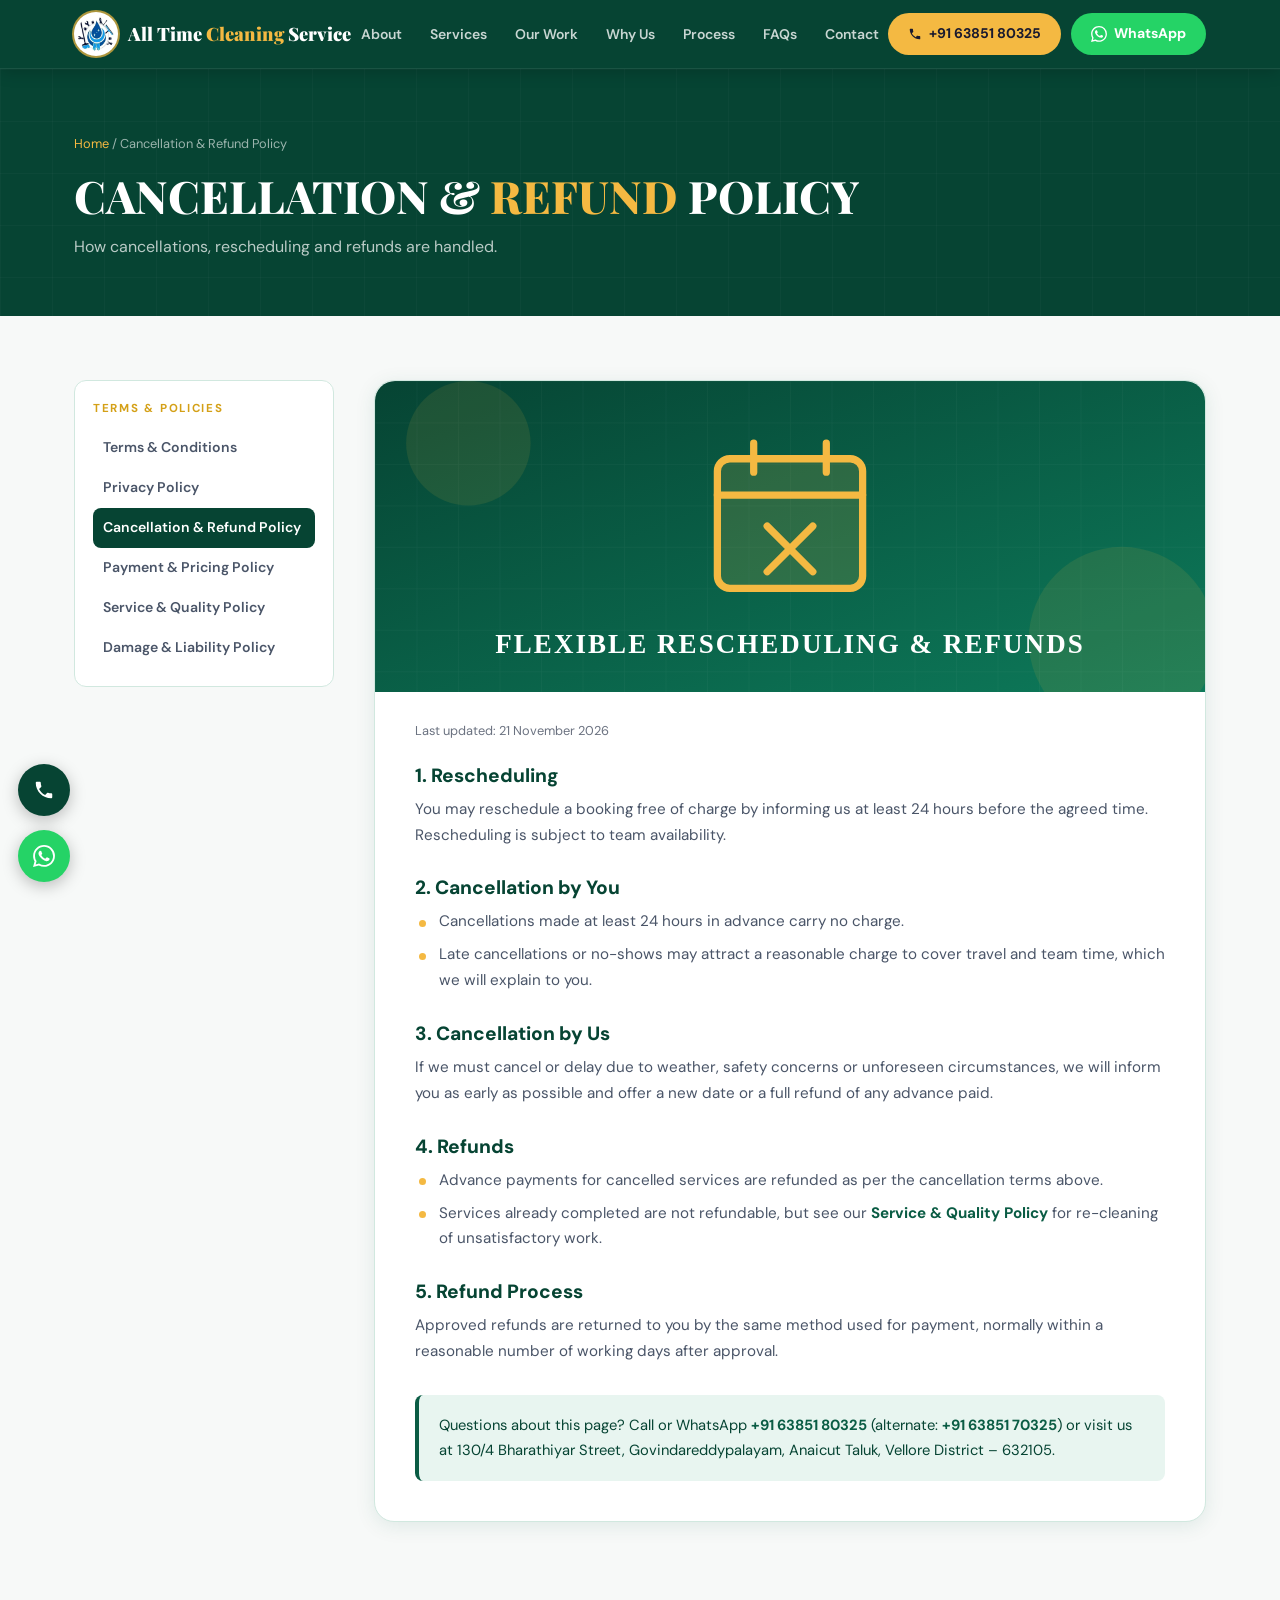
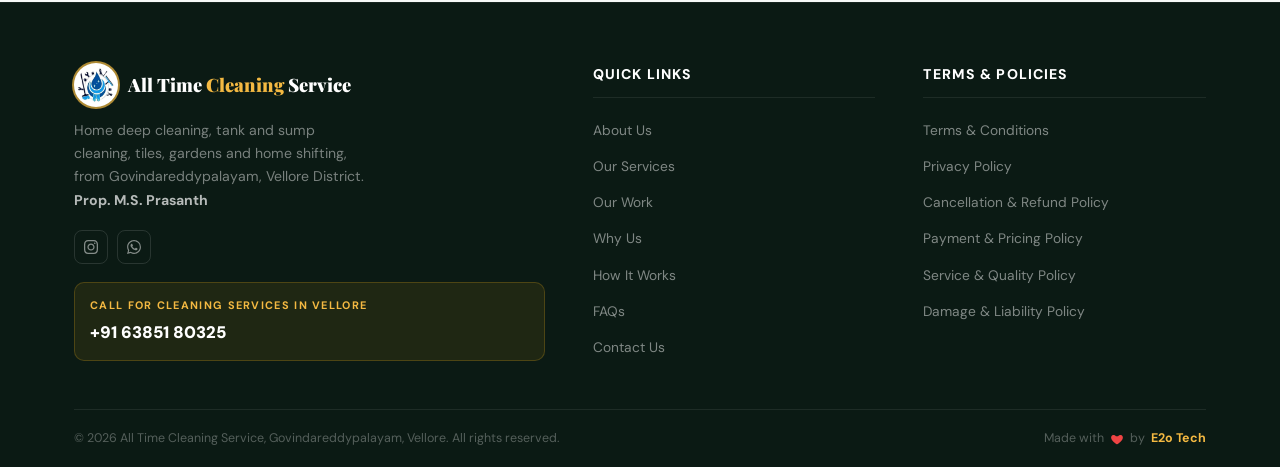
<file: cancellation-refund-policy.html>
<!DOCTYPE html>
<html lang="en">
<head>
<meta charset="UTF-8">
<meta name="viewport" content="width=device-width, initial-scale=1.0">
<meta name="theme-color" content="#064433">
<title>Cancellation &amp; Refund Policy | All Time Cleaning Service, Vellore</title>
<meta name="description" content="How cancellations, rescheduling and refunds are handled.">
<meta name="robots" content="index, follow">
<link rel="canonical" href="https://cleaningservice.e2o.in/cancellation-refund-policy.html">
<link rel="icon" type="image/png" href="images/favicon.png">
<link rel="apple-touch-icon" href="images/logo-emblem.png">
<link rel="preconnect" href="https://fonts.googleapis.com">
<link rel="preconnect" href="https://fonts.gstatic.com" crossorigin>
<link href="https://fonts.googleapis.com/css2?family=Playfair+Display:wght@700;800;900&family=DM+Sans:wght@400;500;600;700&display=swap" rel="stylesheet">
<link rel="stylesheet" href="common.css">
</head>
<body>
<svg width="0" height="0" style="position:absolute" aria-hidden="true">
  <symbol id="i-phone" viewBox="0 0 24 24"><path d="M6.6 10.8c1.4 2.8 3.8 5.1 6.6 6.6l2.2-2.2c.3-.3.7-.4 1-.2 1.1.4 2.3.6 3.6.6.6 0 1 .4 1 1V20c0 .6-.4 1-1 1-9.4 0-17-7.6-17-17 0-.6.4-1 1-1h3.5c.6 0 1 .4 1 1 0 1.3.2 2.5.6 3.6.1.3 0 .7-.2 1L6.6 10.8z"/></symbol>
  <symbol id="i-wa" viewBox="0 0 24 24"><path d="M17.472 14.382c-.297-.149-1.758-.867-2.03-.967-.273-.099-.471-.148-.67.15-.197.297-.767.966-.94 1.164-.173.199-.347.223-.644.075-.297-.15-1.255-.463-2.39-1.475-.883-.788-1.48-1.761-1.653-2.059-.173-.297-.018-.458.13-.606.134-.133.298-.347.446-.52.149-.174.198-.298.298-.497.099-.198.05-.371-.025-.52-.075-.149-.669-1.612-.916-2.207-.242-.579-.487-.5-.669-.51-.173-.008-.371-.01-.57-.01-.198 0-.52.074-.792.372-.272.297-1.04 1.016-1.04 2.479 0 1.462 1.065 2.875 1.213 3.074.149.198 2.096 3.2 5.077 4.487.709.306 1.262.489 1.694.625.712.227 1.36.195 1.871.118.571-.085 1.758-.719 2.006-1.413.248-.694.248-1.289.173-1.413-.074-.124-.272-.198-.57-.347m-5.421 7.403h-.004a9.87 9.87 0 01-5.031-1.378l-.361-.214-3.741.982.998-3.648-.235-.374a9.86 9.86 0 01-1.51-5.26c.001-5.45 4.436-9.884 9.888-9.884 2.64 0 5.122 1.03 6.988 2.898a9.825 9.825 0 012.893 6.994c-.003 5.45-4.437 9.884-9.885 9.884m8.413-18.297A11.815 11.815 0 0012.05 0C5.495 0 .16 5.335.157 11.892c0 2.096.547 4.142 1.588 5.945L.057 24l6.305-1.654a11.882 11.882 0 005.683 1.448h.005c6.554 0 11.89-5.335 11.893-11.893a11.821 11.821 0 00-3.48-8.413z"/></symbol>
  <symbol id="i-insta" viewBox="0 0 24 24"><path d="M12 2.163c3.204 0 3.584.012 4.85.07 3.252.148 4.771 1.691 4.919 4.919.058 1.265.069 1.645.069 4.849 0 3.205-.012 3.584-.069 4.849-.149 3.225-1.664 4.771-4.919 4.919-1.266.058-1.644.07-4.85.07-3.204 0-3.584-.012-4.849-.07-3.26-.149-4.771-1.699-4.919-4.92-.058-1.265-.07-1.644-.07-4.849 0-3.204.013-3.583.07-4.849.149-3.227 1.664-4.771 4.919-4.919 1.266-.057 1.645-.069 4.849-.069zm0-2.163c-3.259 0-3.667.014-4.947.072-4.358.2-6.78 2.618-6.98 6.98-.059 1.281-.073 1.689-.073 4.948 0 3.259.014 3.668.072 4.948.2 4.358 2.618 6.78 6.98 6.98 1.281.058 1.689.072 4.948.072 3.259 0 3.668-.014 4.948-.072 4.354-.2 6.782-2.618 6.979-6.98.059-1.28.073-1.689.073-4.948 0-3.259-.014-3.667-.072-4.947-.196-4.354-2.617-6.78-6.979-6.98-1.281-.059-1.69-.073-4.949-.073zm0 5.838c-3.403 0-6.162 2.759-6.162 6.162s2.759 6.163 6.162 6.163 6.162-2.759 6.162-6.163c0-3.403-2.759-6.162-6.162-6.162zm0 10.162c-2.209 0-4-1.79-4-4 0-2.209 1.791-4 4-4s4 1.791 4 4c0 2.21-1.791 4-4 4zm6.406-11.845c-.796 0-1.441.645-1.441 1.44s.645 1.44 1.441 1.44c.795 0 1.439-.645 1.439-1.44s-.644-1.44-1.439-1.44z"/></symbol>
</svg>

<a href="tel:+916385180325" class="float-btn float-btn-call" aria-label="Call All Time Cleaning Service"><svg width="22" height="22" fill="currentColor" aria-hidden="true"><use href="#i-phone"/></svg></a>
<a href="https://wa.me/916385180325?text=Hello%20All%20Time%20Cleaning%20Service%2C%20I%20need%20cleaning%20services" target="_blank" rel="noopener" class="float-btn float-btn-wa" aria-label="WhatsApp All Time Cleaning Service"><svg width="22" height="22" fill="currentColor" aria-hidden="true"><use href="#i-wa"/></svg></a>

<header>
  <nav id="navbar" aria-label="Main navigation">
    <div class="nav-inner">
      <a href="index.html" class="logo" aria-label="All Time Cleaning Service"><span class="logo-badge"><img src="images/logo-emblem.png" alt="" width="44" height="44"></span><span class="logo-text">All Time <b>Cleaning</b> Service</span></a>
      <ul class="nav-links"><li><a href="index.html#about">About</a></li><li><a href="index.html#services">Services</a></li><li><a href="index.html#our-work">Our Work</a></li><li><a href="index.html#why-us">Why Us</a></li><li><a href="index.html#process">Process</a></li><li><a href="index.html#faqs">FAQs</a></li><li><a href="index.html#contact">Contact</a></li></ul>
      <div class="nav-cta">
        <a href="tel:+916385180325" class="nav-call-btn"><svg width="14" height="14" fill="currentColor" aria-hidden="true"><use href="#i-phone"/></svg><span>+91 63851 80325</span></a>
        <a href="https://wa.me/916385180325?text=Hello%20All%20Time%20Cleaning%20Service%2C%20I%20need%20cleaning%20services" target="_blank" rel="noopener" class="nav-wa-btn" aria-label="WhatsApp us"><svg width="16" height="16" fill="currentColor" aria-hidden="true"><use href="#i-wa"/></svg><span>WhatsApp</span></a>
        <button class="hamburger" id="hamburgerBtn" aria-label="Toggle menu" aria-expanded="false"><span></span><span></span><span></span></button>
      </div>
    </div>
    <div class="mobile-menu" id="mobileMenu">
      <ul><li><a href="index.html#about">About</a></li><li><a href="index.html#services">Services</a></li><li><a href="index.html#our-work">Our Work</a></li><li><a href="index.html#why-us">Why Us</a></li><li><a href="index.html#process">Process</a></li><li><a href="index.html#faqs">FAQs</a></li><li><a href="index.html#contact">Contact</a></li></ul>
      <div class="mobile-ctas">
        <a href="tel:+916385180325" class="nav-call-btn"><svg width="14" height="14" fill="currentColor" aria-hidden="true"><use href="#i-phone"/></svg><span>Call +91 63851 80325</span></a>
        <a href="https://wa.me/916385180325" target="_blank" rel="noopener" class="nav-wa-btn"><svg width="16" height="16" fill="currentColor" aria-hidden="true"><use href="#i-wa"/></svg><span>WhatsApp Us</span></a>
      </div>
    </div>
  </nav>
</header>

<section class="legal-hero">
  <div class="container">
    <div class="crumbs"><a href="index.html">Home</a> / Cancellation &amp; Refund Policy</div>
    <h1>Cancellation &amp; <em>Refund</em> Policy</h1>
    <p>How cancellations, rescheduling and refunds are handled.</p>
  </div>
</section>

<section class="legal-wrap">
  <div class="container legal-layout">
    <aside class="legal-nav" aria-label="Legal pages">
      <div class="legal-nav-title">Terms &amp; Policies</div>
      <a href="terms-and-conditions.html">Terms &amp; Conditions</a><a href="privacy-policy.html">Privacy Policy</a><a href="cancellation-refund-policy.html" class="active">Cancellation &amp; Refund Policy</a><a href="payment-pricing-policy.html">Payment &amp; Pricing Policy</a><a href="service-policy.html">Service &amp; Quality Policy</a><a href="damage-liability-policy.html">Damage &amp; Liability Policy</a>
    </aside>
    <article class="legal-card">
      <figure class="legal-figure"><img src="images/policy-cancellation.svg" alt="Calendar with a cross illustrating cancellation and rescheduling" width="800" height="300" loading="lazy"></figure>
      <p class="updated">Last updated: 21 November 2026</p>
      <h2>1. Rescheduling</h2>
<p>You may reschedule a booking free of charge by informing us at least 24 hours before the agreed time. Rescheduling is subject to team availability.</p>
<h2>2. Cancellation by You</h2>
<ul><li>Cancellations made at least 24 hours in advance carry no charge.</li><li>Late cancellations or no-shows may attract a reasonable charge to cover travel and team time, which we will explain to you.</li></ul>
<h2>3. Cancellation by Us</h2>
<p>If we must cancel or delay due to weather, safety concerns or unforeseen circumstances, we will inform you as early as possible and offer a new date or a full refund of any advance paid.</p>
<h2>4. Refunds</h2>
<ul><li>Advance payments for cancelled services are refunded as per the cancellation terms above.</li><li>Services already completed are not refundable, but see our <a href="service-policy.html">Service &amp; Quality Policy</a> for re-cleaning of unsatisfactory work.</li></ul>
<h2>5. Refund Process</h2>
<p>Approved refunds are returned to you by the same method used for payment, normally within a reasonable number of working days after approval.</p>
      <div class="legal-contact">Questions about this page? Call or WhatsApp <a href="tel:+916385180325">+91 63851 80325</a> (alternate: <a href="tel:+916385170325">+91 63851 70325</a>) or visit us at 130/4 Bharathiyar Street, Govindareddypalayam, Anaicut Taluk, Vellore District &ndash; 632105.</div>
    </article>
  </div>
</section>

<footer>
  <div class="container">
    <div class="footer-grid">
      <div>
        <a href="index.html" class="logo" aria-label="All Time Cleaning Service"><span class="logo-badge"><img src="images/logo-emblem.png" alt="" width="44" height="44"></span><span class="logo-text">All Time <b>Cleaning</b> Service</span></a>
        <p class="footer-tagline">Home deep cleaning, tank and sump cleaning, tiles, gardens and home shifting, from Govindareddypalayam, Vellore District.<br><strong style="color:rgba(255,255,255,.7)">Prop. M.S. Prasanth</strong></p>
        <div class="footer-social">
          <a href="https://www.instagram.com/alltimecleaningservice/" aria-label="Instagram" target="_blank" rel="noopener"><svg width="14" height="14" fill="currentColor"><use href="#i-insta"/></svg></a>
          <a href="https://wa.me/916385180325" aria-label="WhatsApp" target="_blank" rel="noopener"><svg width="14" height="14" fill="currentColor"><use href="#i-wa"/></svg></a>
        </div>
        <div class="footer-cta-box">
          <div class="footer-cta-label">Call for Cleaning Services in Vellore</div>
          <a href="tel:+916385180325">+91 63851 80325</a>
        </div>
      </div>
      <div>
        <div class="footer-col-title">Quick Links</div>
        <ul class="footer-links"><li><a href="index.html#about">About Us</a></li><li><a href="index.html#services">Our Services</a></li><li><a href="index.html#our-work">Our Work</a></li><li><a href="index.html#why-us">Why Us</a></li><li><a href="index.html#process">How It Works</a></li><li><a href="index.html#faqs">FAQs</a></li><li><a href="index.html#contact">Contact Us</a></li></ul>
      </div>
      <div>
        <div class="footer-col-title">Terms &amp; Policies</div>
        <ul class="footer-links"><li><a href="terms-and-conditions.html">Terms & Conditions</a></li><li><a href="privacy-policy.html">Privacy Policy</a></li><li><a href="cancellation-refund-policy.html">Cancellation & Refund Policy</a></li><li><a href="payment-pricing-policy.html">Payment & Pricing Policy</a></li><li><a href="service-policy.html">Service & Quality Policy</a></li><li><a href="damage-liability-policy.html">Damage & Liability Policy</a></li></ul>
      </div>
    </div>
    <div class="footer-bottom">
      <span>&copy; <span id="footerYear"></span> All Time Cleaning Service, Govindareddypalayam, Vellore. All rights reserved.</span>
      <span class="made-by">Made with <svg class="heart" width="14" height="14" viewBox="0 0 24 24" fill="currentColor" aria-label="love"><path d="M12 21s-7.5-4.6-9.6-9.2C.9 8.4 2.7 5 6 5c2 0 3.4 1.1 4.2 2.4h3.6C14.6 6.1 16 5 18 5c3.3 0 5.1 3.4 3.6 6.8C19.5 16.4 12 21 12 21z"/></svg> by <a href="https://e2o.in" target="_blank" rel="noopener">E2o Tech</a></span>
    </div>
  </div>
</footer>

<script>
document.getElementById('footerYear').textContent=new Date().getFullYear();
var burger=document.getElementById('hamburgerBtn'),menu=document.getElementById('mobileMenu');
burger.addEventListener('click',function(){var o=menu.classList.toggle('open');burger.classList.toggle('open',o);burger.setAttribute('aria-expanded',o)});
menu.querySelectorAll('ul a').forEach(function(a){a.addEventListener('click',function(){menu.classList.remove('open');burger.classList.remove('open');burger.setAttribute('aria-expanded','false')})});
var nav=document.getElementById('navbar');
window.addEventListener('scroll',function(){nav.classList.toggle('scrolled',window.scrollY>20)},{passive:true});
</script>
</body>
</html>
</file>
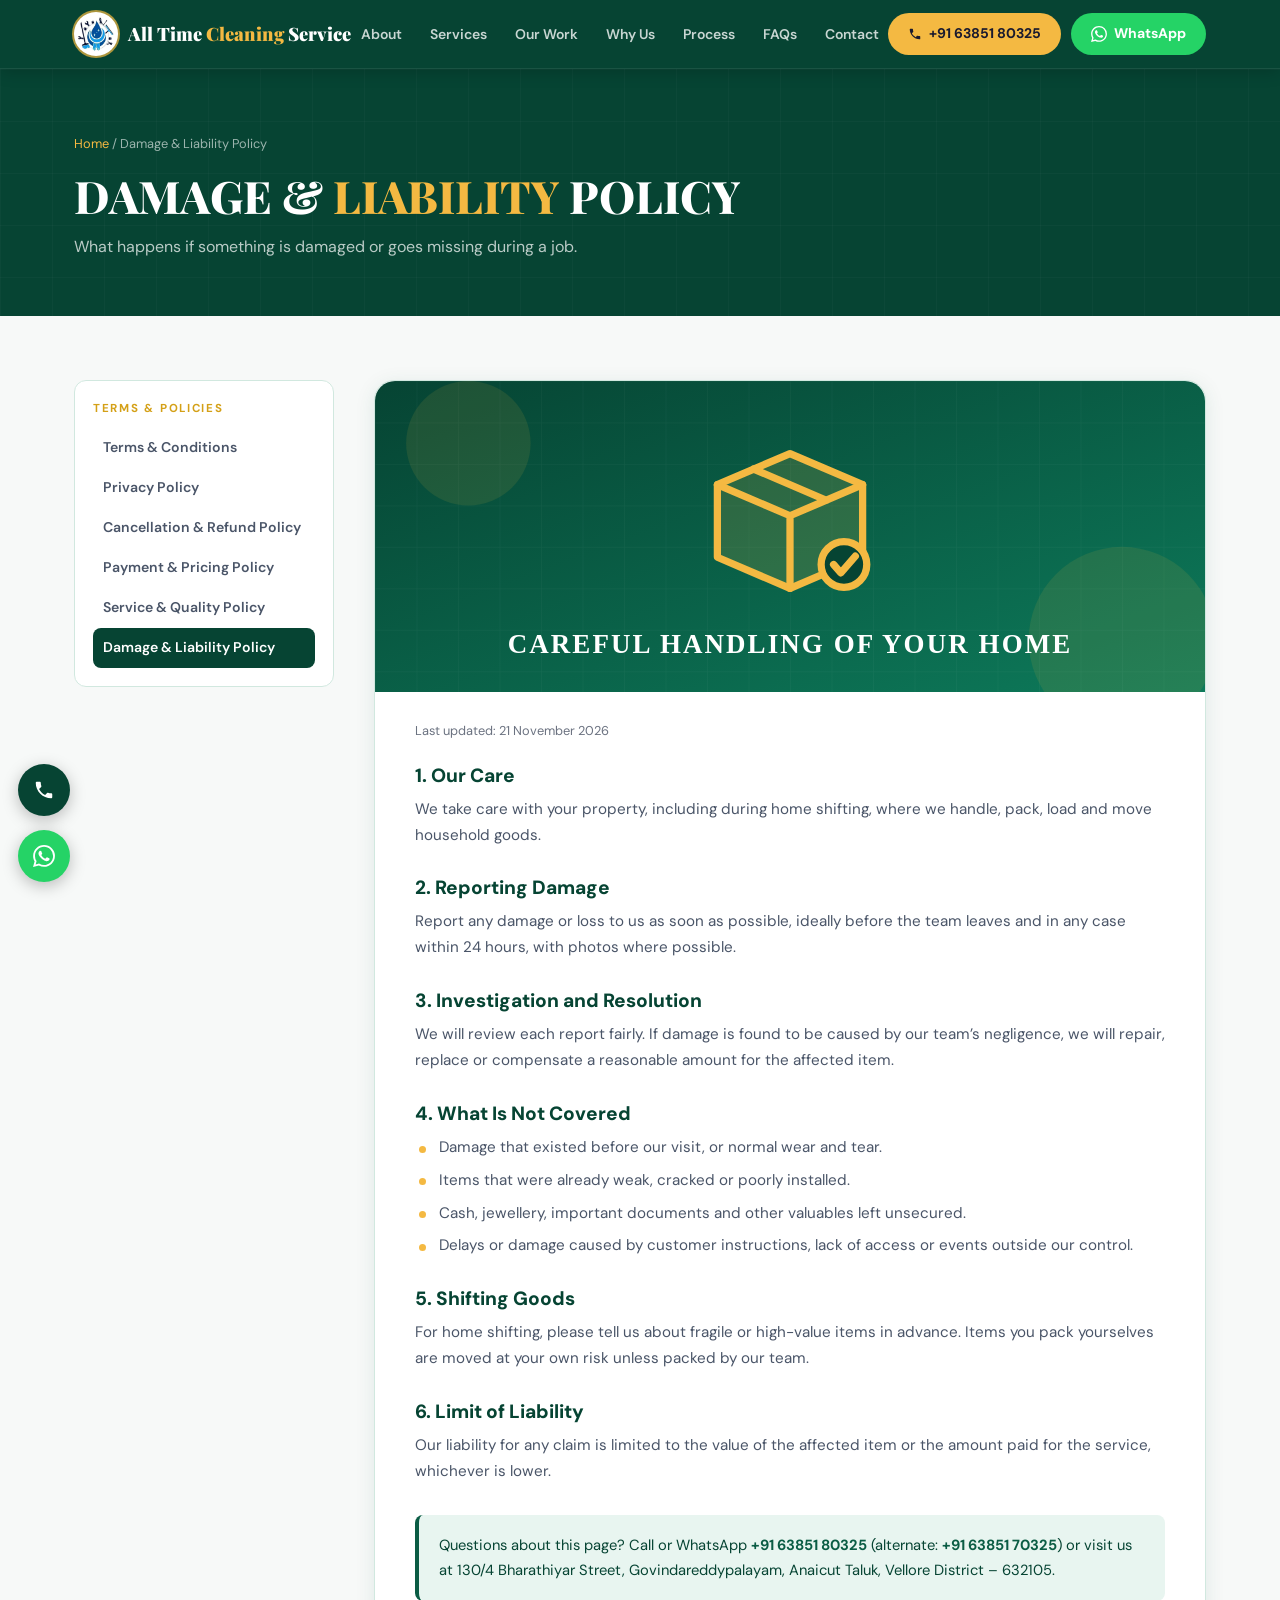
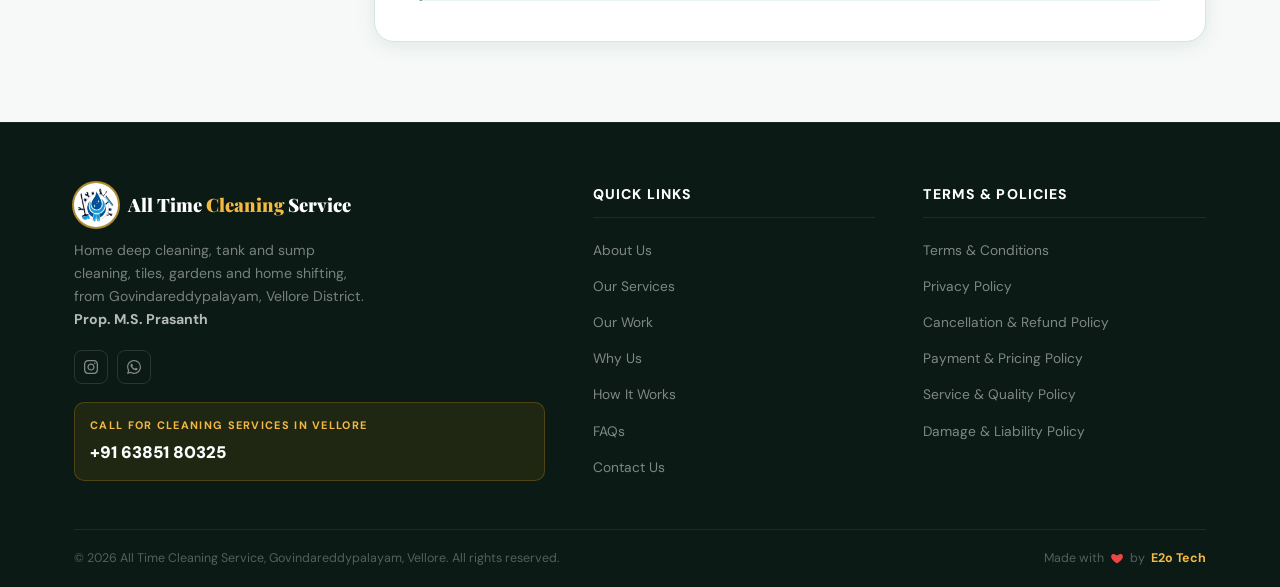
<file: damage-liability-policy.html>
<!DOCTYPE html>
<html lang="en">
<head>
<meta charset="UTF-8">
<meta name="viewport" content="width=device-width, initial-scale=1.0">
<meta name="theme-color" content="#064433">
<title>Damage &amp; Liability Policy | All Time Cleaning Service, Vellore</title>
<meta name="description" content="What happens if something is damaged or goes missing during a job.">
<meta name="robots" content="index, follow">
<link rel="canonical" href="https://cleaningservice.e2o.in/damage-liability-policy.html">
<link rel="icon" type="image/png" href="images/favicon.png">
<link rel="apple-touch-icon" href="images/logo-emblem.png">
<link rel="preconnect" href="https://fonts.googleapis.com">
<link rel="preconnect" href="https://fonts.gstatic.com" crossorigin>
<link href="https://fonts.googleapis.com/css2?family=Playfair+Display:wght@700;800;900&family=DM+Sans:wght@400;500;600;700&display=swap" rel="stylesheet">
<link rel="stylesheet" href="common.css">
</head>
<body>
<svg width="0" height="0" style="position:absolute" aria-hidden="true">
  <symbol id="i-phone" viewBox="0 0 24 24"><path d="M6.6 10.8c1.4 2.8 3.8 5.1 6.6 6.6l2.2-2.2c.3-.3.7-.4 1-.2 1.1.4 2.3.6 3.6.6.6 0 1 .4 1 1V20c0 .6-.4 1-1 1-9.4 0-17-7.6-17-17 0-.6.4-1 1-1h3.5c.6 0 1 .4 1 1 0 1.3.2 2.5.6 3.6.1.3 0 .7-.2 1L6.6 10.8z"/></symbol>
  <symbol id="i-wa" viewBox="0 0 24 24"><path d="M17.472 14.382c-.297-.149-1.758-.867-2.03-.967-.273-.099-.471-.148-.67.15-.197.297-.767.966-.94 1.164-.173.199-.347.223-.644.075-.297-.15-1.255-.463-2.39-1.475-.883-.788-1.48-1.761-1.653-2.059-.173-.297-.018-.458.13-.606.134-.133.298-.347.446-.52.149-.174.198-.298.298-.497.099-.198.05-.371-.025-.52-.075-.149-.669-1.612-.916-2.207-.242-.579-.487-.5-.669-.51-.173-.008-.371-.01-.57-.01-.198 0-.52.074-.792.372-.272.297-1.04 1.016-1.04 2.479 0 1.462 1.065 2.875 1.213 3.074.149.198 2.096 3.2 5.077 4.487.709.306 1.262.489 1.694.625.712.227 1.36.195 1.871.118.571-.085 1.758-.719 2.006-1.413.248-.694.248-1.289.173-1.413-.074-.124-.272-.198-.57-.347m-5.421 7.403h-.004a9.87 9.87 0 01-5.031-1.378l-.361-.214-3.741.982.998-3.648-.235-.374a9.86 9.86 0 01-1.51-5.26c.001-5.45 4.436-9.884 9.888-9.884 2.64 0 5.122 1.03 6.988 2.898a9.825 9.825 0 012.893 6.994c-.003 5.45-4.437 9.884-9.885 9.884m8.413-18.297A11.815 11.815 0 0012.05 0C5.495 0 .16 5.335.157 11.892c0 2.096.547 4.142 1.588 5.945L.057 24l6.305-1.654a11.882 11.882 0 005.683 1.448h.005c6.554 0 11.89-5.335 11.893-11.893a11.821 11.821 0 00-3.48-8.413z"/></symbol>
  <symbol id="i-insta" viewBox="0 0 24 24"><path d="M12 2.163c3.204 0 3.584.012 4.85.07 3.252.148 4.771 1.691 4.919 4.919.058 1.265.069 1.645.069 4.849 0 3.205-.012 3.584-.069 4.849-.149 3.225-1.664 4.771-4.919 4.919-1.266.058-1.644.07-4.85.07-3.204 0-3.584-.012-4.849-.07-3.26-.149-4.771-1.699-4.919-4.92-.058-1.265-.07-1.644-.07-4.849 0-3.204.013-3.583.07-4.849.149-3.227 1.664-4.771 4.919-4.919 1.266-.057 1.645-.069 4.849-.069zm0-2.163c-3.259 0-3.667.014-4.947.072-4.358.2-6.78 2.618-6.98 6.98-.059 1.281-.073 1.689-.073 4.948 0 3.259.014 3.668.072 4.948.2 4.358 2.618 6.78 6.98 6.98 1.281.058 1.689.072 4.948.072 3.259 0 3.668-.014 4.948-.072 4.354-.2 6.782-2.618 6.979-6.98.059-1.28.073-1.689.073-4.948 0-3.259-.014-3.667-.072-4.947-.196-4.354-2.617-6.78-6.979-6.98-1.281-.059-1.69-.073-4.949-.073zm0 5.838c-3.403 0-6.162 2.759-6.162 6.162s2.759 6.163 6.162 6.163 6.162-2.759 6.162-6.163c0-3.403-2.759-6.162-6.162-6.162zm0 10.162c-2.209 0-4-1.79-4-4 0-2.209 1.791-4 4-4s4 1.791 4 4c0 2.21-1.791 4-4 4zm6.406-11.845c-.796 0-1.441.645-1.441 1.44s.645 1.44 1.441 1.44c.795 0 1.439-.645 1.439-1.44s-.644-1.44-1.439-1.44z"/></symbol>
</svg>

<a href="tel:+916385180325" class="float-btn float-btn-call" aria-label="Call All Time Cleaning Service"><svg width="22" height="22" fill="currentColor" aria-hidden="true"><use href="#i-phone"/></svg></a>
<a href="https://wa.me/916385180325?text=Hello%20All%20Time%20Cleaning%20Service%2C%20I%20need%20cleaning%20services" target="_blank" rel="noopener" class="float-btn float-btn-wa" aria-label="WhatsApp All Time Cleaning Service"><svg width="22" height="22" fill="currentColor" aria-hidden="true"><use href="#i-wa"/></svg></a>

<header>
  <nav id="navbar" aria-label="Main navigation">
    <div class="nav-inner">
      <a href="index.html" class="logo" aria-label="All Time Cleaning Service"><span class="logo-badge"><img src="images/logo-emblem.png" alt="" width="44" height="44"></span><span class="logo-text">All Time <b>Cleaning</b> Service</span></a>
      <ul class="nav-links"><li><a href="index.html#about">About</a></li><li><a href="index.html#services">Services</a></li><li><a href="index.html#our-work">Our Work</a></li><li><a href="index.html#why-us">Why Us</a></li><li><a href="index.html#process">Process</a></li><li><a href="index.html#faqs">FAQs</a></li><li><a href="index.html#contact">Contact</a></li></ul>
      <div class="nav-cta">
        <a href="tel:+916385180325" class="nav-call-btn"><svg width="14" height="14" fill="currentColor" aria-hidden="true"><use href="#i-phone"/></svg><span>+91 63851 80325</span></a>
        <a href="https://wa.me/916385180325?text=Hello%20All%20Time%20Cleaning%20Service%2C%20I%20need%20cleaning%20services" target="_blank" rel="noopener" class="nav-wa-btn" aria-label="WhatsApp us"><svg width="16" height="16" fill="currentColor" aria-hidden="true"><use href="#i-wa"/></svg><span>WhatsApp</span></a>
        <button class="hamburger" id="hamburgerBtn" aria-label="Toggle menu" aria-expanded="false"><span></span><span></span><span></span></button>
      </div>
    </div>
    <div class="mobile-menu" id="mobileMenu">
      <ul><li><a href="index.html#about">About</a></li><li><a href="index.html#services">Services</a></li><li><a href="index.html#our-work">Our Work</a></li><li><a href="index.html#why-us">Why Us</a></li><li><a href="index.html#process">Process</a></li><li><a href="index.html#faqs">FAQs</a></li><li><a href="index.html#contact">Contact</a></li></ul>
      <div class="mobile-ctas">
        <a href="tel:+916385180325" class="nav-call-btn"><svg width="14" height="14" fill="currentColor" aria-hidden="true"><use href="#i-phone"/></svg><span>Call +91 63851 80325</span></a>
        <a href="https://wa.me/916385180325" target="_blank" rel="noopener" class="nav-wa-btn"><svg width="16" height="16" fill="currentColor" aria-hidden="true"><use href="#i-wa"/></svg><span>WhatsApp Us</span></a>
      </div>
    </div>
  </nav>
</header>

<section class="legal-hero">
  <div class="container">
    <div class="crumbs"><a href="index.html">Home</a> / Damage &amp; Liability Policy</div>
    <h1>Damage &amp; <em>Liability</em> Policy</h1>
    <p>What happens if something is damaged or goes missing during a job.</p>
  </div>
</section>

<section class="legal-wrap">
  <div class="container legal-layout">
    <aside class="legal-nav" aria-label="Legal pages">
      <div class="legal-nav-title">Terms &amp; Policies</div>
      <a href="terms-and-conditions.html">Terms &amp; Conditions</a><a href="privacy-policy.html">Privacy Policy</a><a href="cancellation-refund-policy.html">Cancellation &amp; Refund Policy</a><a href="payment-pricing-policy.html">Payment &amp; Pricing Policy</a><a href="service-policy.html">Service &amp; Quality Policy</a><a href="damage-liability-policy.html" class="active">Damage &amp; Liability Policy</a>
    </aside>
    <article class="legal-card">
      <figure class="legal-figure"><img src="images/policy-damage.svg" alt="Cardboard box with a tick illustrating careful handling and liability" width="800" height="300" loading="lazy"></figure>
      <p class="updated">Last updated: 21 November 2026</p>
      <h2>1. Our Care</h2>
<p>We take care with your property, including during home shifting, where we handle, pack, load and move household goods.</p>
<h2>2. Reporting Damage</h2>
<p>Report any damage or loss to us as soon as possible, ideally before the team leaves and in any case within 24 hours, with photos where possible.</p>
<h2>3. Investigation and Resolution</h2>
<p>We will review each report fairly. If damage is found to be caused by our team&rsquo;s negligence, we will repair, replace or compensate a reasonable amount for the affected item.</p>
<h2>4. What Is Not Covered</h2>
<ul><li>Damage that existed before our visit, or normal wear and tear.</li><li>Items that were already weak, cracked or poorly installed.</li><li>Cash, jewellery, important documents and other valuables left unsecured.</li><li>Delays or damage caused by customer instructions, lack of access or events outside our control.</li></ul>
<h2>5. Shifting Goods</h2>
<p>For home shifting, please tell us about fragile or high-value items in advance. Items you pack yourselves are moved at your own risk unless packed by our team.</p>
<h2>6. Limit of Liability</h2>
<p>Our liability for any claim is limited to the value of the affected item or the amount paid for the service, whichever is lower.</p>
      <div class="legal-contact">Questions about this page? Call or WhatsApp <a href="tel:+916385180325">+91 63851 80325</a> (alternate: <a href="tel:+916385170325">+91 63851 70325</a>) or visit us at 130/4 Bharathiyar Street, Govindareddypalayam, Anaicut Taluk, Vellore District &ndash; 632105.</div>
    </article>
  </div>
</section>

<footer>
  <div class="container">
    <div class="footer-grid">
      <div>
        <a href="index.html" class="logo" aria-label="All Time Cleaning Service"><span class="logo-badge"><img src="images/logo-emblem.png" alt="" width="44" height="44"></span><span class="logo-text">All Time <b>Cleaning</b> Service</span></a>
        <p class="footer-tagline">Home deep cleaning, tank and sump cleaning, tiles, gardens and home shifting, from Govindareddypalayam, Vellore District.<br><strong style="color:rgba(255,255,255,.7)">Prop. M.S. Prasanth</strong></p>
        <div class="footer-social">
          <a href="https://www.instagram.com/alltimecleaningservice/" aria-label="Instagram" target="_blank" rel="noopener"><svg width="14" height="14" fill="currentColor"><use href="#i-insta"/></svg></a>
          <a href="https://wa.me/916385180325" aria-label="WhatsApp" target="_blank" rel="noopener"><svg width="14" height="14" fill="currentColor"><use href="#i-wa"/></svg></a>
        </div>
        <div class="footer-cta-box">
          <div class="footer-cta-label">Call for Cleaning Services in Vellore</div>
          <a href="tel:+916385180325">+91 63851 80325</a>
        </div>
      </div>
      <div>
        <div class="footer-col-title">Quick Links</div>
        <ul class="footer-links"><li><a href="index.html#about">About Us</a></li><li><a href="index.html#services">Our Services</a></li><li><a href="index.html#our-work">Our Work</a></li><li><a href="index.html#why-us">Why Us</a></li><li><a href="index.html#process">How It Works</a></li><li><a href="index.html#faqs">FAQs</a></li><li><a href="index.html#contact">Contact Us</a></li></ul>
      </div>
      <div>
        <div class="footer-col-title">Terms &amp; Policies</div>
        <ul class="footer-links"><li><a href="terms-and-conditions.html">Terms & Conditions</a></li><li><a href="privacy-policy.html">Privacy Policy</a></li><li><a href="cancellation-refund-policy.html">Cancellation & Refund Policy</a></li><li><a href="payment-pricing-policy.html">Payment & Pricing Policy</a></li><li><a href="service-policy.html">Service & Quality Policy</a></li><li><a href="damage-liability-policy.html">Damage & Liability Policy</a></li></ul>
      </div>
    </div>
    <div class="footer-bottom">
      <span>&copy; <span id="footerYear"></span> All Time Cleaning Service, Govindareddypalayam, Vellore. All rights reserved.</span>
      <span class="made-by">Made with <svg class="heart" width="14" height="14" viewBox="0 0 24 24" fill="currentColor" aria-label="love"><path d="M12 21s-7.5-4.6-9.6-9.2C.9 8.4 2.7 5 6 5c2 0 3.4 1.1 4.2 2.4h3.6C14.6 6.1 16 5 18 5c3.3 0 5.1 3.4 3.6 6.8C19.5 16.4 12 21 12 21z"/></svg> by <a href="https://e2o.in" target="_blank" rel="noopener">E2o Tech</a></span>
    </div>
  </div>
</footer>

<script>
document.getElementById('footerYear').textContent=new Date().getFullYear();
var burger=document.getElementById('hamburgerBtn'),menu=document.getElementById('mobileMenu');
burger.addEventListener('click',function(){var o=menu.classList.toggle('open');burger.classList.toggle('open',o);burger.setAttribute('aria-expanded',o)});
menu.querySelectorAll('ul a').forEach(function(a){a.addEventListener('click',function(){menu.classList.remove('open');burger.classList.remove('open');burger.setAttribute('aria-expanded','false')})});
var nav=document.getElementById('navbar');
window.addEventListener('scroll',function(){nav.classList.toggle('scrolled',window.scrollY>20)},{passive:true});
</script>
</body>
</html>
</file>
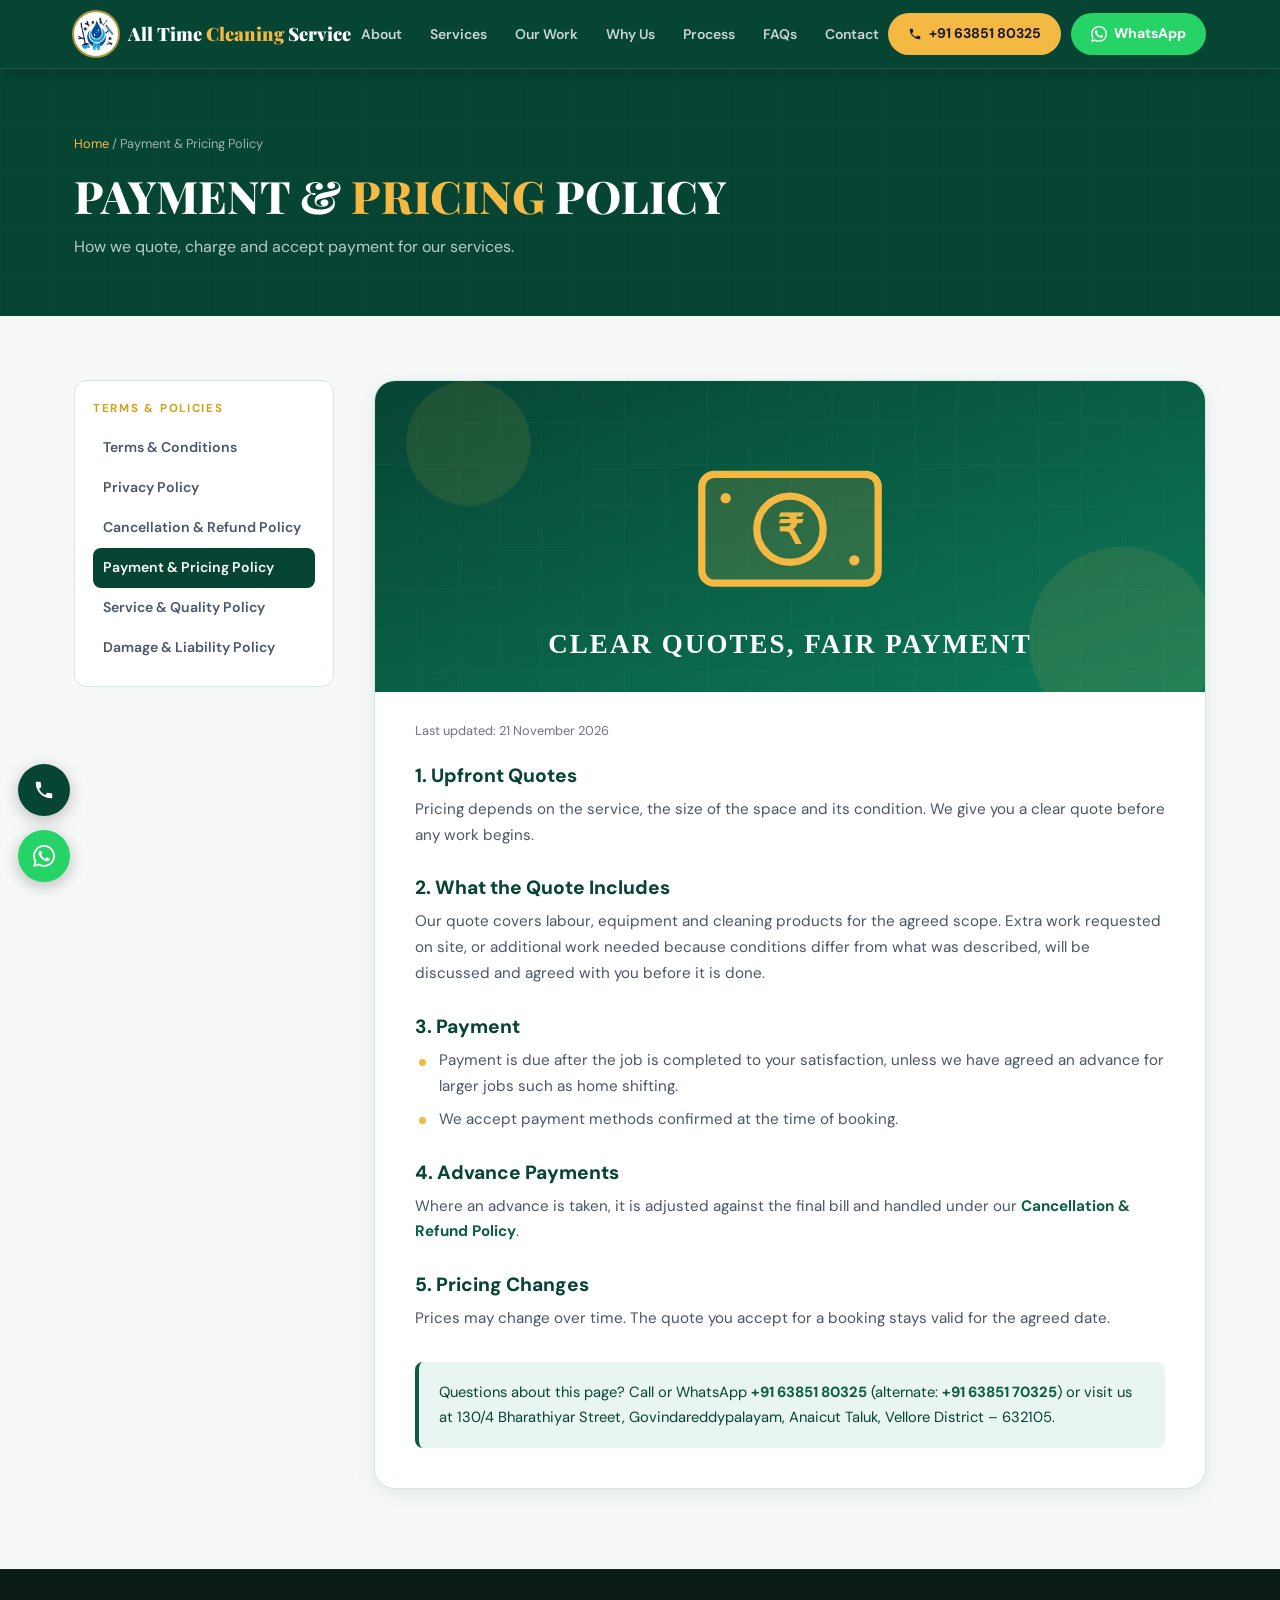
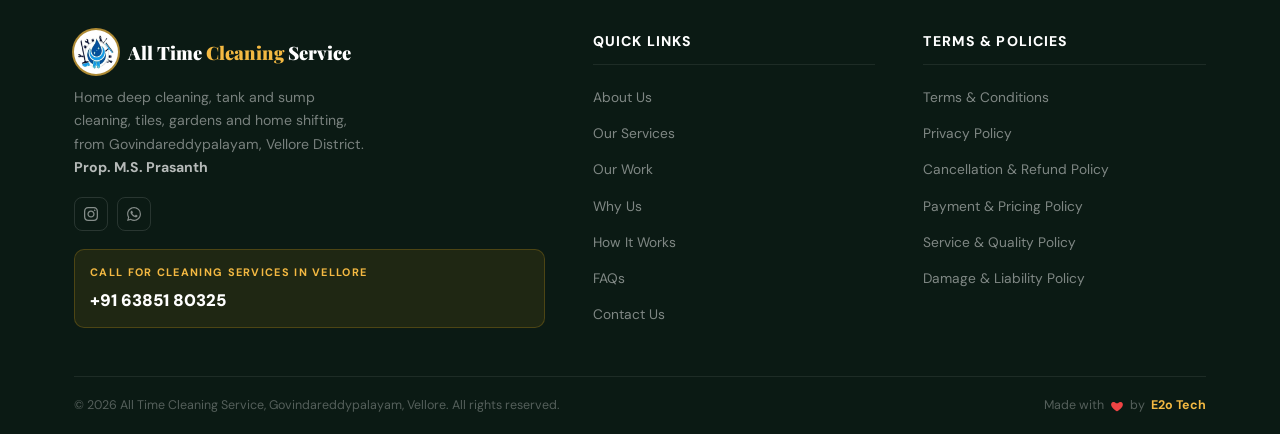
<file: payment-pricing-policy.html>
<!DOCTYPE html>
<html lang="en">
<head>
<meta charset="UTF-8">
<meta name="viewport" content="width=device-width, initial-scale=1.0">
<meta name="theme-color" content="#064433">
<title>Payment &amp; Pricing Policy | All Time Cleaning Service, Vellore</title>
<meta name="description" content="How we quote, charge and accept payment for our services.">
<meta name="robots" content="index, follow">
<link rel="canonical" href="https://cleaningservice.e2o.in/payment-pricing-policy.html">
<link rel="icon" type="image/png" href="images/favicon.png">
<link rel="apple-touch-icon" href="images/logo-emblem.png">
<link rel="preconnect" href="https://fonts.googleapis.com">
<link rel="preconnect" href="https://fonts.gstatic.com" crossorigin>
<link href="https://fonts.googleapis.com/css2?family=Playfair+Display:wght@700;800;900&family=DM+Sans:wght@400;500;600;700&display=swap" rel="stylesheet">
<link rel="stylesheet" href="common.css">
</head>
<body>
<svg width="0" height="0" style="position:absolute" aria-hidden="true">
  <symbol id="i-phone" viewBox="0 0 24 24"><path d="M6.6 10.8c1.4 2.8 3.8 5.1 6.6 6.6l2.2-2.2c.3-.3.7-.4 1-.2 1.1.4 2.3.6 3.6.6.6 0 1 .4 1 1V20c0 .6-.4 1-1 1-9.4 0-17-7.6-17-17 0-.6.4-1 1-1h3.5c.6 0 1 .4 1 1 0 1.3.2 2.5.6 3.6.1.3 0 .7-.2 1L6.6 10.8z"/></symbol>
  <symbol id="i-wa" viewBox="0 0 24 24"><path d="M17.472 14.382c-.297-.149-1.758-.867-2.03-.967-.273-.099-.471-.148-.67.15-.197.297-.767.966-.94 1.164-.173.199-.347.223-.644.075-.297-.15-1.255-.463-2.39-1.475-.883-.788-1.48-1.761-1.653-2.059-.173-.297-.018-.458.13-.606.134-.133.298-.347.446-.52.149-.174.198-.298.298-.497.099-.198.05-.371-.025-.52-.075-.149-.669-1.612-.916-2.207-.242-.579-.487-.5-.669-.51-.173-.008-.371-.01-.57-.01-.198 0-.52.074-.792.372-.272.297-1.04 1.016-1.04 2.479 0 1.462 1.065 2.875 1.213 3.074.149.198 2.096 3.2 5.077 4.487.709.306 1.262.489 1.694.625.712.227 1.36.195 1.871.118.571-.085 1.758-.719 2.006-1.413.248-.694.248-1.289.173-1.413-.074-.124-.272-.198-.57-.347m-5.421 7.403h-.004a9.87 9.87 0 01-5.031-1.378l-.361-.214-3.741.982.998-3.648-.235-.374a9.86 9.86 0 01-1.51-5.26c.001-5.45 4.436-9.884 9.888-9.884 2.64 0 5.122 1.03 6.988 2.898a9.825 9.825 0 012.893 6.994c-.003 5.45-4.437 9.884-9.885 9.884m8.413-18.297A11.815 11.815 0 0012.05 0C5.495 0 .16 5.335.157 11.892c0 2.096.547 4.142 1.588 5.945L.057 24l6.305-1.654a11.882 11.882 0 005.683 1.448h.005c6.554 0 11.89-5.335 11.893-11.893a11.821 11.821 0 00-3.48-8.413z"/></symbol>
  <symbol id="i-insta" viewBox="0 0 24 24"><path d="M12 2.163c3.204 0 3.584.012 4.85.07 3.252.148 4.771 1.691 4.919 4.919.058 1.265.069 1.645.069 4.849 0 3.205-.012 3.584-.069 4.849-.149 3.225-1.664 4.771-4.919 4.919-1.266.058-1.644.07-4.85.07-3.204 0-3.584-.012-4.849-.07-3.26-.149-4.771-1.699-4.919-4.92-.058-1.265-.07-1.644-.07-4.849 0-3.204.013-3.583.07-4.849.149-3.227 1.664-4.771 4.919-4.919 1.266-.057 1.645-.069 4.849-.069zm0-2.163c-3.259 0-3.667.014-4.947.072-4.358.2-6.78 2.618-6.98 6.98-.059 1.281-.073 1.689-.073 4.948 0 3.259.014 3.668.072 4.948.2 4.358 2.618 6.78 6.98 6.98 1.281.058 1.689.072 4.948.072 3.259 0 3.668-.014 4.948-.072 4.354-.2 6.782-2.618 6.979-6.98.059-1.28.073-1.689.073-4.948 0-3.259-.014-3.667-.072-4.947-.196-4.354-2.617-6.78-6.979-6.98-1.281-.059-1.69-.073-4.949-.073zm0 5.838c-3.403 0-6.162 2.759-6.162 6.162s2.759 6.163 6.162 6.163 6.162-2.759 6.162-6.163c0-3.403-2.759-6.162-6.162-6.162zm0 10.162c-2.209 0-4-1.79-4-4 0-2.209 1.791-4 4-4s4 1.791 4 4c0 2.21-1.791 4-4 4zm6.406-11.845c-.796 0-1.441.645-1.441 1.44s.645 1.44 1.441 1.44c.795 0 1.439-.645 1.439-1.44s-.644-1.44-1.439-1.44z"/></symbol>
</svg>

<a href="tel:+916385180325" class="float-btn float-btn-call" aria-label="Call All Time Cleaning Service"><svg width="22" height="22" fill="currentColor" aria-hidden="true"><use href="#i-phone"/></svg></a>
<a href="https://wa.me/916385180325?text=Hello%20All%20Time%20Cleaning%20Service%2C%20I%20need%20cleaning%20services" target="_blank" rel="noopener" class="float-btn float-btn-wa" aria-label="WhatsApp All Time Cleaning Service"><svg width="22" height="22" fill="currentColor" aria-hidden="true"><use href="#i-wa"/></svg></a>

<header>
  <nav id="navbar" aria-label="Main navigation">
    <div class="nav-inner">
      <a href="index.html" class="logo" aria-label="All Time Cleaning Service"><span class="logo-badge"><img src="images/logo-emblem.png" alt="" width="44" height="44"></span><span class="logo-text">All Time <b>Cleaning</b> Service</span></a>
      <ul class="nav-links"><li><a href="index.html#about">About</a></li><li><a href="index.html#services">Services</a></li><li><a href="index.html#our-work">Our Work</a></li><li><a href="index.html#why-us">Why Us</a></li><li><a href="index.html#process">Process</a></li><li><a href="index.html#faqs">FAQs</a></li><li><a href="index.html#contact">Contact</a></li></ul>
      <div class="nav-cta">
        <a href="tel:+916385180325" class="nav-call-btn"><svg width="14" height="14" fill="currentColor" aria-hidden="true"><use href="#i-phone"/></svg><span>+91 63851 80325</span></a>
        <a href="https://wa.me/916385180325?text=Hello%20All%20Time%20Cleaning%20Service%2C%20I%20need%20cleaning%20services" target="_blank" rel="noopener" class="nav-wa-btn" aria-label="WhatsApp us"><svg width="16" height="16" fill="currentColor" aria-hidden="true"><use href="#i-wa"/></svg><span>WhatsApp</span></a>
        <button class="hamburger" id="hamburgerBtn" aria-label="Toggle menu" aria-expanded="false"><span></span><span></span><span></span></button>
      </div>
    </div>
    <div class="mobile-menu" id="mobileMenu">
      <ul><li><a href="index.html#about">About</a></li><li><a href="index.html#services">Services</a></li><li><a href="index.html#our-work">Our Work</a></li><li><a href="index.html#why-us">Why Us</a></li><li><a href="index.html#process">Process</a></li><li><a href="index.html#faqs">FAQs</a></li><li><a href="index.html#contact">Contact</a></li></ul>
      <div class="mobile-ctas">
        <a href="tel:+916385180325" class="nav-call-btn"><svg width="14" height="14" fill="currentColor" aria-hidden="true"><use href="#i-phone"/></svg><span>Call +91 63851 80325</span></a>
        <a href="https://wa.me/916385180325" target="_blank" rel="noopener" class="nav-wa-btn"><svg width="16" height="16" fill="currentColor" aria-hidden="true"><use href="#i-wa"/></svg><span>WhatsApp Us</span></a>
      </div>
    </div>
  </nav>
</header>

<section class="legal-hero">
  <div class="container">
    <div class="crumbs"><a href="index.html">Home</a> / Payment &amp; Pricing Policy</div>
    <h1>Payment &amp; <em>Pricing</em> Policy</h1>
    <p>How we quote, charge and accept payment for our services.</p>
  </div>
</section>

<section class="legal-wrap">
  <div class="container legal-layout">
    <aside class="legal-nav" aria-label="Legal pages">
      <div class="legal-nav-title">Terms &amp; Policies</div>
      <a href="terms-and-conditions.html">Terms &amp; Conditions</a><a href="privacy-policy.html">Privacy Policy</a><a href="cancellation-refund-policy.html">Cancellation &amp; Refund Policy</a><a href="payment-pricing-policy.html" class="active">Payment &amp; Pricing Policy</a><a href="service-policy.html">Service &amp; Quality Policy</a><a href="damage-liability-policy.html">Damage &amp; Liability Policy</a>
    </aside>
    <article class="legal-card">
      <figure class="legal-figure"><img src="images/policy-payment.svg" alt="Banknote with rupee symbol illustrating payment and pricing" width="800" height="300" loading="lazy"></figure>
      <p class="updated">Last updated: 21 November 2026</p>
      <h2>1. Upfront Quotes</h2>
<p>Pricing depends on the service, the size of the space and its condition. We give you a clear quote before any work begins.</p>
<h2>2. What the Quote Includes</h2>
<p>Our quote covers labour, equipment and cleaning products for the agreed scope. Extra work requested on site, or additional work needed because conditions differ from what was described, will be discussed and agreed with you before it is done.</p>
<h2>3. Payment</h2>
<ul><li>Payment is due after the job is completed to your satisfaction, unless we have agreed an advance for larger jobs such as home shifting.</li><li>We accept payment methods confirmed at the time of booking.</li></ul>
<h2>4. Advance Payments</h2>
<p>Where an advance is taken, it is adjusted against the final bill and handled under our <a href="cancellation-refund-policy.html">Cancellation &amp; Refund Policy</a>.</p>
<h2>5. Pricing Changes</h2>
<p>Prices may change over time. The quote you accept for a booking stays valid for the agreed date.</p>
      <div class="legal-contact">Questions about this page? Call or WhatsApp <a href="tel:+916385180325">+91 63851 80325</a> (alternate: <a href="tel:+916385170325">+91 63851 70325</a>) or visit us at 130/4 Bharathiyar Street, Govindareddypalayam, Anaicut Taluk, Vellore District &ndash; 632105.</div>
    </article>
  </div>
</section>

<footer>
  <div class="container">
    <div class="footer-grid">
      <div>
        <a href="index.html" class="logo" aria-label="All Time Cleaning Service"><span class="logo-badge"><img src="images/logo-emblem.png" alt="" width="44" height="44"></span><span class="logo-text">All Time <b>Cleaning</b> Service</span></a>
        <p class="footer-tagline">Home deep cleaning, tank and sump cleaning, tiles, gardens and home shifting, from Govindareddypalayam, Vellore District.<br><strong style="color:rgba(255,255,255,.7)">Prop. M.S. Prasanth</strong></p>
        <div class="footer-social">
          <a href="https://www.instagram.com/alltimecleaningservice/" aria-label="Instagram" target="_blank" rel="noopener"><svg width="14" height="14" fill="currentColor"><use href="#i-insta"/></svg></a>
          <a href="https://wa.me/916385180325" aria-label="WhatsApp" target="_blank" rel="noopener"><svg width="14" height="14" fill="currentColor"><use href="#i-wa"/></svg></a>
        </div>
        <div class="footer-cta-box">
          <div class="footer-cta-label">Call for Cleaning Services in Vellore</div>
          <a href="tel:+916385180325">+91 63851 80325</a>
        </div>
      </div>
      <div>
        <div class="footer-col-title">Quick Links</div>
        <ul class="footer-links"><li><a href="index.html#about">About Us</a></li><li><a href="index.html#services">Our Services</a></li><li><a href="index.html#our-work">Our Work</a></li><li><a href="index.html#why-us">Why Us</a></li><li><a href="index.html#process">How It Works</a></li><li><a href="index.html#faqs">FAQs</a></li><li><a href="index.html#contact">Contact Us</a></li></ul>
      </div>
      <div>
        <div class="footer-col-title">Terms &amp; Policies</div>
        <ul class="footer-links"><li><a href="terms-and-conditions.html">Terms & Conditions</a></li><li><a href="privacy-policy.html">Privacy Policy</a></li><li><a href="cancellation-refund-policy.html">Cancellation & Refund Policy</a></li><li><a href="payment-pricing-policy.html">Payment & Pricing Policy</a></li><li><a href="service-policy.html">Service & Quality Policy</a></li><li><a href="damage-liability-policy.html">Damage & Liability Policy</a></li></ul>
      </div>
    </div>
    <div class="footer-bottom">
      <span>&copy; <span id="footerYear"></span> All Time Cleaning Service, Govindareddypalayam, Vellore. All rights reserved.</span>
      <span class="made-by">Made with <svg class="heart" width="14" height="14" viewBox="0 0 24 24" fill="currentColor" aria-label="love"><path d="M12 21s-7.5-4.6-9.6-9.2C.9 8.4 2.7 5 6 5c2 0 3.4 1.1 4.2 2.4h3.6C14.6 6.1 16 5 18 5c3.3 0 5.1 3.4 3.6 6.8C19.5 16.4 12 21 12 21z"/></svg> by <a href="https://e2o.in" target="_blank" rel="noopener">E2o Tech</a></span>
    </div>
  </div>
</footer>

<script>
document.getElementById('footerYear').textContent=new Date().getFullYear();
var burger=document.getElementById('hamburgerBtn'),menu=document.getElementById('mobileMenu');
burger.addEventListener('click',function(){var o=menu.classList.toggle('open');burger.classList.toggle('open',o);burger.setAttribute('aria-expanded',o)});
menu.querySelectorAll('ul a').forEach(function(a){a.addEventListener('click',function(){menu.classList.remove('open');burger.classList.remove('open');burger.setAttribute('aria-expanded','false')})});
var nav=document.getElementById('navbar');
window.addEventListener('scroll',function(){nav.classList.toggle('scrolled',window.scrollY>20)},{passive:true});
</script>
</body>
</html>
</file>
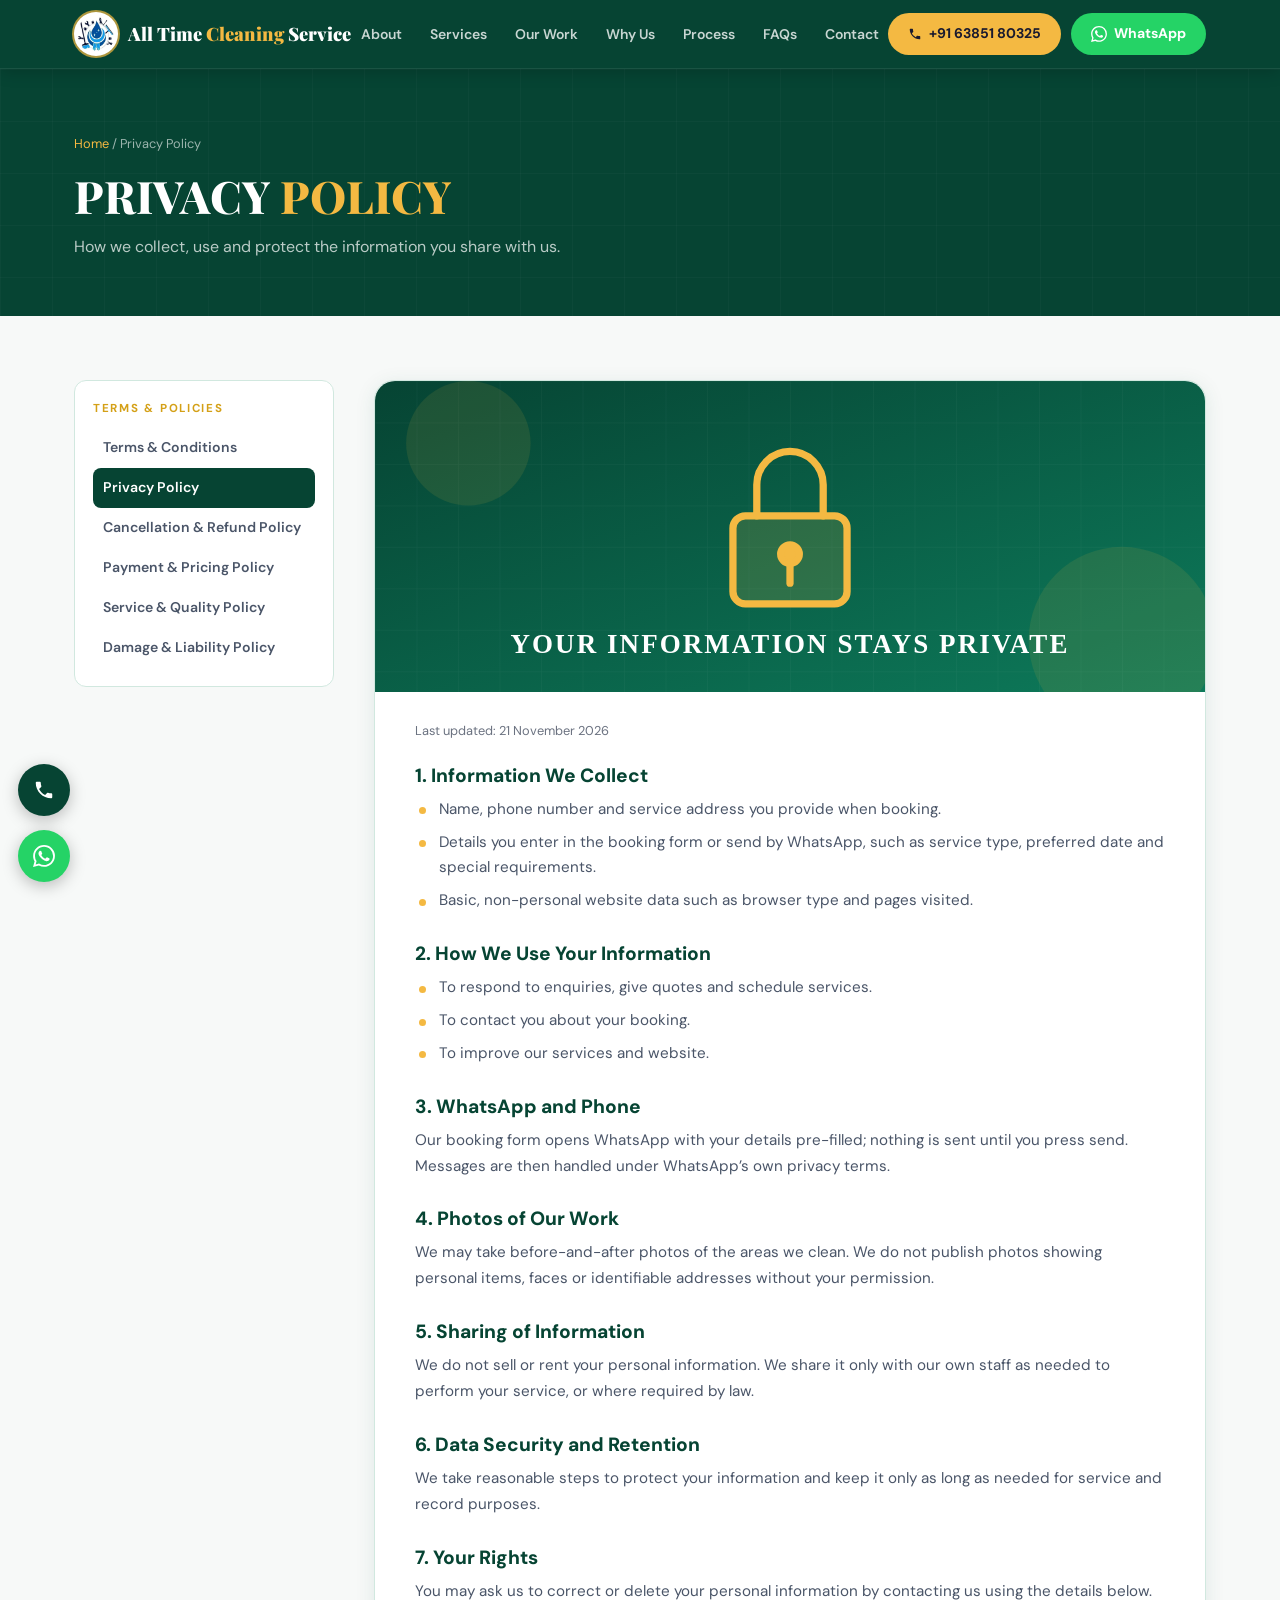
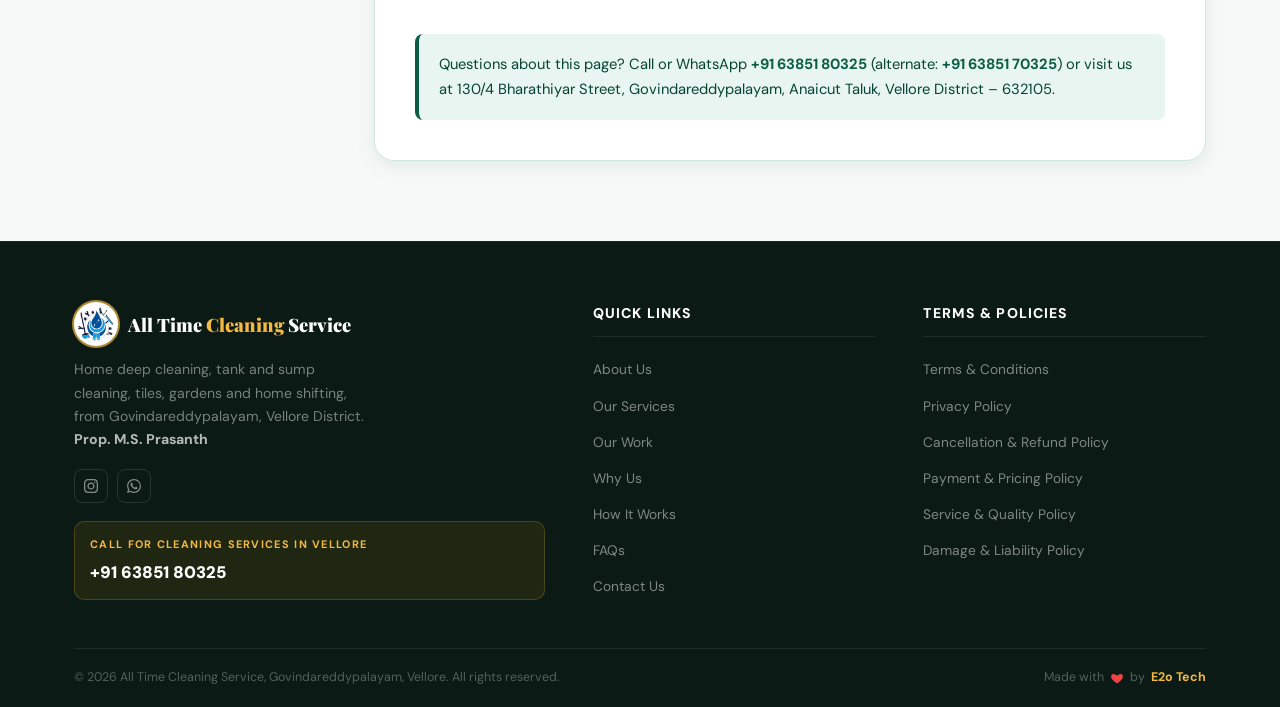
<file: privacy-policy.html>
<!DOCTYPE html>
<html lang="en">
<head>
<meta charset="UTF-8">
<meta name="viewport" content="width=device-width, initial-scale=1.0">
<meta name="theme-color" content="#064433">
<title>Privacy Policy | All Time Cleaning Service, Vellore</title>
<meta name="description" content="How we collect, use and protect the information you share with us.">
<meta name="robots" content="index, follow">
<link rel="canonical" href="https://cleaningservice.e2o.in/privacy-policy.html">
<link rel="icon" type="image/png" href="images/favicon.png">
<link rel="apple-touch-icon" href="images/logo-emblem.png">
<link rel="preconnect" href="https://fonts.googleapis.com">
<link rel="preconnect" href="https://fonts.gstatic.com" crossorigin>
<link href="https://fonts.googleapis.com/css2?family=Playfair+Display:wght@700;800;900&family=DM+Sans:wght@400;500;600;700&display=swap" rel="stylesheet">
<link rel="stylesheet" href="common.css">
</head>
<body>
<svg width="0" height="0" style="position:absolute" aria-hidden="true">
  <symbol id="i-phone" viewBox="0 0 24 24"><path d="M6.6 10.8c1.4 2.8 3.8 5.1 6.6 6.6l2.2-2.2c.3-.3.7-.4 1-.2 1.1.4 2.3.6 3.6.6.6 0 1 .4 1 1V20c0 .6-.4 1-1 1-9.4 0-17-7.6-17-17 0-.6.4-1 1-1h3.5c.6 0 1 .4 1 1 0 1.3.2 2.5.6 3.6.1.3 0 .7-.2 1L6.6 10.8z"/></symbol>
  <symbol id="i-wa" viewBox="0 0 24 24"><path d="M17.472 14.382c-.297-.149-1.758-.867-2.03-.967-.273-.099-.471-.148-.67.15-.197.297-.767.966-.94 1.164-.173.199-.347.223-.644.075-.297-.15-1.255-.463-2.39-1.475-.883-.788-1.48-1.761-1.653-2.059-.173-.297-.018-.458.13-.606.134-.133.298-.347.446-.52.149-.174.198-.298.298-.497.099-.198.05-.371-.025-.52-.075-.149-.669-1.612-.916-2.207-.242-.579-.487-.5-.669-.51-.173-.008-.371-.01-.57-.01-.198 0-.52.074-.792.372-.272.297-1.04 1.016-1.04 2.479 0 1.462 1.065 2.875 1.213 3.074.149.198 2.096 3.2 5.077 4.487.709.306 1.262.489 1.694.625.712.227 1.36.195 1.871.118.571-.085 1.758-.719 2.006-1.413.248-.694.248-1.289.173-1.413-.074-.124-.272-.198-.57-.347m-5.421 7.403h-.004a9.87 9.87 0 01-5.031-1.378l-.361-.214-3.741.982.998-3.648-.235-.374a9.86 9.86 0 01-1.51-5.26c.001-5.45 4.436-9.884 9.888-9.884 2.64 0 5.122 1.03 6.988 2.898a9.825 9.825 0 012.893 6.994c-.003 5.45-4.437 9.884-9.885 9.884m8.413-18.297A11.815 11.815 0 0012.05 0C5.495 0 .16 5.335.157 11.892c0 2.096.547 4.142 1.588 5.945L.057 24l6.305-1.654a11.882 11.882 0 005.683 1.448h.005c6.554 0 11.89-5.335 11.893-11.893a11.821 11.821 0 00-3.48-8.413z"/></symbol>
  <symbol id="i-insta" viewBox="0 0 24 24"><path d="M12 2.163c3.204 0 3.584.012 4.85.07 3.252.148 4.771 1.691 4.919 4.919.058 1.265.069 1.645.069 4.849 0 3.205-.012 3.584-.069 4.849-.149 3.225-1.664 4.771-4.919 4.919-1.266.058-1.644.07-4.85.07-3.204 0-3.584-.012-4.849-.07-3.26-.149-4.771-1.699-4.919-4.92-.058-1.265-.07-1.644-.07-4.849 0-3.204.013-3.583.07-4.849.149-3.227 1.664-4.771 4.919-4.919 1.266-.057 1.645-.069 4.849-.069zm0-2.163c-3.259 0-3.667.014-4.947.072-4.358.2-6.78 2.618-6.98 6.98-.059 1.281-.073 1.689-.073 4.948 0 3.259.014 3.668.072 4.948.2 4.358 2.618 6.78 6.98 6.98 1.281.058 1.689.072 4.948.072 3.259 0 3.668-.014 4.948-.072 4.354-.2 6.782-2.618 6.979-6.98.059-1.28.073-1.689.073-4.948 0-3.259-.014-3.667-.072-4.947-.196-4.354-2.617-6.78-6.979-6.98-1.281-.059-1.69-.073-4.949-.073zm0 5.838c-3.403 0-6.162 2.759-6.162 6.162s2.759 6.163 6.162 6.163 6.162-2.759 6.162-6.163c0-3.403-2.759-6.162-6.162-6.162zm0 10.162c-2.209 0-4-1.79-4-4 0-2.209 1.791-4 4-4s4 1.791 4 4c0 2.21-1.791 4-4 4zm6.406-11.845c-.796 0-1.441.645-1.441 1.44s.645 1.44 1.441 1.44c.795 0 1.439-.645 1.439-1.44s-.644-1.44-1.439-1.44z"/></symbol>
</svg>

<a href="tel:+916385180325" class="float-btn float-btn-call" aria-label="Call All Time Cleaning Service"><svg width="22" height="22" fill="currentColor" aria-hidden="true"><use href="#i-phone"/></svg></a>
<a href="https://wa.me/916385180325?text=Hello%20All%20Time%20Cleaning%20Service%2C%20I%20need%20cleaning%20services" target="_blank" rel="noopener" class="float-btn float-btn-wa" aria-label="WhatsApp All Time Cleaning Service"><svg width="22" height="22" fill="currentColor" aria-hidden="true"><use href="#i-wa"/></svg></a>

<header>
  <nav id="navbar" aria-label="Main navigation">
    <div class="nav-inner">
      <a href="index.html" class="logo" aria-label="All Time Cleaning Service"><span class="logo-badge"><img src="images/logo-emblem.png" alt="" width="44" height="44"></span><span class="logo-text">All Time <b>Cleaning</b> Service</span></a>
      <ul class="nav-links"><li><a href="index.html#about">About</a></li><li><a href="index.html#services">Services</a></li><li><a href="index.html#our-work">Our Work</a></li><li><a href="index.html#why-us">Why Us</a></li><li><a href="index.html#process">Process</a></li><li><a href="index.html#faqs">FAQs</a></li><li><a href="index.html#contact">Contact</a></li></ul>
      <div class="nav-cta">
        <a href="tel:+916385180325" class="nav-call-btn"><svg width="14" height="14" fill="currentColor" aria-hidden="true"><use href="#i-phone"/></svg><span>+91 63851 80325</span></a>
        <a href="https://wa.me/916385180325?text=Hello%20All%20Time%20Cleaning%20Service%2C%20I%20need%20cleaning%20services" target="_blank" rel="noopener" class="nav-wa-btn" aria-label="WhatsApp us"><svg width="16" height="16" fill="currentColor" aria-hidden="true"><use href="#i-wa"/></svg><span>WhatsApp</span></a>
        <button class="hamburger" id="hamburgerBtn" aria-label="Toggle menu" aria-expanded="false"><span></span><span></span><span></span></button>
      </div>
    </div>
    <div class="mobile-menu" id="mobileMenu">
      <ul><li><a href="index.html#about">About</a></li><li><a href="index.html#services">Services</a></li><li><a href="index.html#our-work">Our Work</a></li><li><a href="index.html#why-us">Why Us</a></li><li><a href="index.html#process">Process</a></li><li><a href="index.html#faqs">FAQs</a></li><li><a href="index.html#contact">Contact</a></li></ul>
      <div class="mobile-ctas">
        <a href="tel:+916385180325" class="nav-call-btn"><svg width="14" height="14" fill="currentColor" aria-hidden="true"><use href="#i-phone"/></svg><span>Call +91 63851 80325</span></a>
        <a href="https://wa.me/916385180325" target="_blank" rel="noopener" class="nav-wa-btn"><svg width="16" height="16" fill="currentColor" aria-hidden="true"><use href="#i-wa"/></svg><span>WhatsApp Us</span></a>
      </div>
    </div>
  </nav>
</header>

<section class="legal-hero">
  <div class="container">
    <div class="crumbs"><a href="index.html">Home</a> / Privacy Policy</div>
    <h1>Privacy <em>Policy</em></h1>
    <p>How we collect, use and protect the information you share with us.</p>
  </div>
</section>

<section class="legal-wrap">
  <div class="container legal-layout">
    <aside class="legal-nav" aria-label="Legal pages">
      <div class="legal-nav-title">Terms &amp; Policies</div>
      <a href="terms-and-conditions.html">Terms &amp; Conditions</a><a href="privacy-policy.html" class="active">Privacy Policy</a><a href="cancellation-refund-policy.html">Cancellation &amp; Refund Policy</a><a href="payment-pricing-policy.html">Payment &amp; Pricing Policy</a><a href="service-policy.html">Service &amp; Quality Policy</a><a href="damage-liability-policy.html">Damage &amp; Liability Policy</a>
    </aside>
    <article class="legal-card">
      <figure class="legal-figure"><img src="images/policy-privacy.svg" alt="Padlock illustrating privacy and data protection" width="800" height="300" loading="lazy"></figure>
      <p class="updated">Last updated: 21 November 2026</p>
      <h2>1. Information We Collect</h2>
<ul><li>Name, phone number and service address you provide when booking.</li><li>Details you enter in the booking form or send by WhatsApp, such as service type, preferred date and special requirements.</li><li>Basic, non-personal website data such as browser type and pages visited.</li></ul>
<h2>2. How We Use Your Information</h2>
<ul><li>To respond to enquiries, give quotes and schedule services.</li><li>To contact you about your booking.</li><li>To improve our services and website.</li></ul>
<h2>3. WhatsApp and Phone</h2>
<p>Our booking form opens WhatsApp with your details pre-filled; nothing is sent until you press send. Messages are then handled under WhatsApp&rsquo;s own privacy terms.</p>
<h2>4. Photos of Our Work</h2>
<p>We may take before-and-after photos of the areas we clean. We do not publish photos showing personal items, faces or identifiable addresses without your permission.</p>
<h2>5. Sharing of Information</h2>
<p>We do not sell or rent your personal information. We share it only with our own staff as needed to perform your service, or where required by law.</p>
<h2>6. Data Security and Retention</h2>
<p>We take reasonable steps to protect your information and keep it only as long as needed for service and record purposes.</p>
<h2>7. Your Rights</h2>
<p>You may ask us to correct or delete your personal information by contacting us using the details below.</p>
      <div class="legal-contact">Questions about this page? Call or WhatsApp <a href="tel:+916385180325">+91 63851 80325</a> (alternate: <a href="tel:+916385170325">+91 63851 70325</a>) or visit us at 130/4 Bharathiyar Street, Govindareddypalayam, Anaicut Taluk, Vellore District &ndash; 632105.</div>
    </article>
  </div>
</section>

<footer>
  <div class="container">
    <div class="footer-grid">
      <div>
        <a href="index.html" class="logo" aria-label="All Time Cleaning Service"><span class="logo-badge"><img src="images/logo-emblem.png" alt="" width="44" height="44"></span><span class="logo-text">All Time <b>Cleaning</b> Service</span></a>
        <p class="footer-tagline">Home deep cleaning, tank and sump cleaning, tiles, gardens and home shifting, from Govindareddypalayam, Vellore District.<br><strong style="color:rgba(255,255,255,.7)">Prop. M.S. Prasanth</strong></p>
        <div class="footer-social">
          <a href="https://www.instagram.com/alltimecleaningservice/" aria-label="Instagram" target="_blank" rel="noopener"><svg width="14" height="14" fill="currentColor"><use href="#i-insta"/></svg></a>
          <a href="https://wa.me/916385180325" aria-label="WhatsApp" target="_blank" rel="noopener"><svg width="14" height="14" fill="currentColor"><use href="#i-wa"/></svg></a>
        </div>
        <div class="footer-cta-box">
          <div class="footer-cta-label">Call for Cleaning Services in Vellore</div>
          <a href="tel:+916385180325">+91 63851 80325</a>
        </div>
      </div>
      <div>
        <div class="footer-col-title">Quick Links</div>
        <ul class="footer-links"><li><a href="index.html#about">About Us</a></li><li><a href="index.html#services">Our Services</a></li><li><a href="index.html#our-work">Our Work</a></li><li><a href="index.html#why-us">Why Us</a></li><li><a href="index.html#process">How It Works</a></li><li><a href="index.html#faqs">FAQs</a></li><li><a href="index.html#contact">Contact Us</a></li></ul>
      </div>
      <div>
        <div class="footer-col-title">Terms &amp; Policies</div>
        <ul class="footer-links"><li><a href="terms-and-conditions.html">Terms & Conditions</a></li><li><a href="privacy-policy.html">Privacy Policy</a></li><li><a href="cancellation-refund-policy.html">Cancellation & Refund Policy</a></li><li><a href="payment-pricing-policy.html">Payment & Pricing Policy</a></li><li><a href="service-policy.html">Service & Quality Policy</a></li><li><a href="damage-liability-policy.html">Damage & Liability Policy</a></li></ul>
      </div>
    </div>
    <div class="footer-bottom">
      <span>&copy; <span id="footerYear"></span> All Time Cleaning Service, Govindareddypalayam, Vellore. All rights reserved.</span>
      <span class="made-by">Made with <svg class="heart" width="14" height="14" viewBox="0 0 24 24" fill="currentColor" aria-label="love"><path d="M12 21s-7.5-4.6-9.6-9.2C.9 8.4 2.7 5 6 5c2 0 3.4 1.1 4.2 2.4h3.6C14.6 6.1 16 5 18 5c3.3 0 5.1 3.4 3.6 6.8C19.5 16.4 12 21 12 21z"/></svg> by <a href="https://e2o.in" target="_blank" rel="noopener">E2o Tech</a></span>
    </div>
  </div>
</footer>

<script>
document.getElementById('footerYear').textContent=new Date().getFullYear();
var burger=document.getElementById('hamburgerBtn'),menu=document.getElementById('mobileMenu');
burger.addEventListener('click',function(){var o=menu.classList.toggle('open');burger.classList.toggle('open',o);burger.setAttribute('aria-expanded',o)});
menu.querySelectorAll('ul a').forEach(function(a){a.addEventListener('click',function(){menu.classList.remove('open');burger.classList.remove('open');burger.setAttribute('aria-expanded','false')})});
var nav=document.getElementById('navbar');
window.addEventListener('scroll',function(){nav.classList.toggle('scrolled',window.scrollY>20)},{passive:true});
</script>
</body>
</html>
</file>
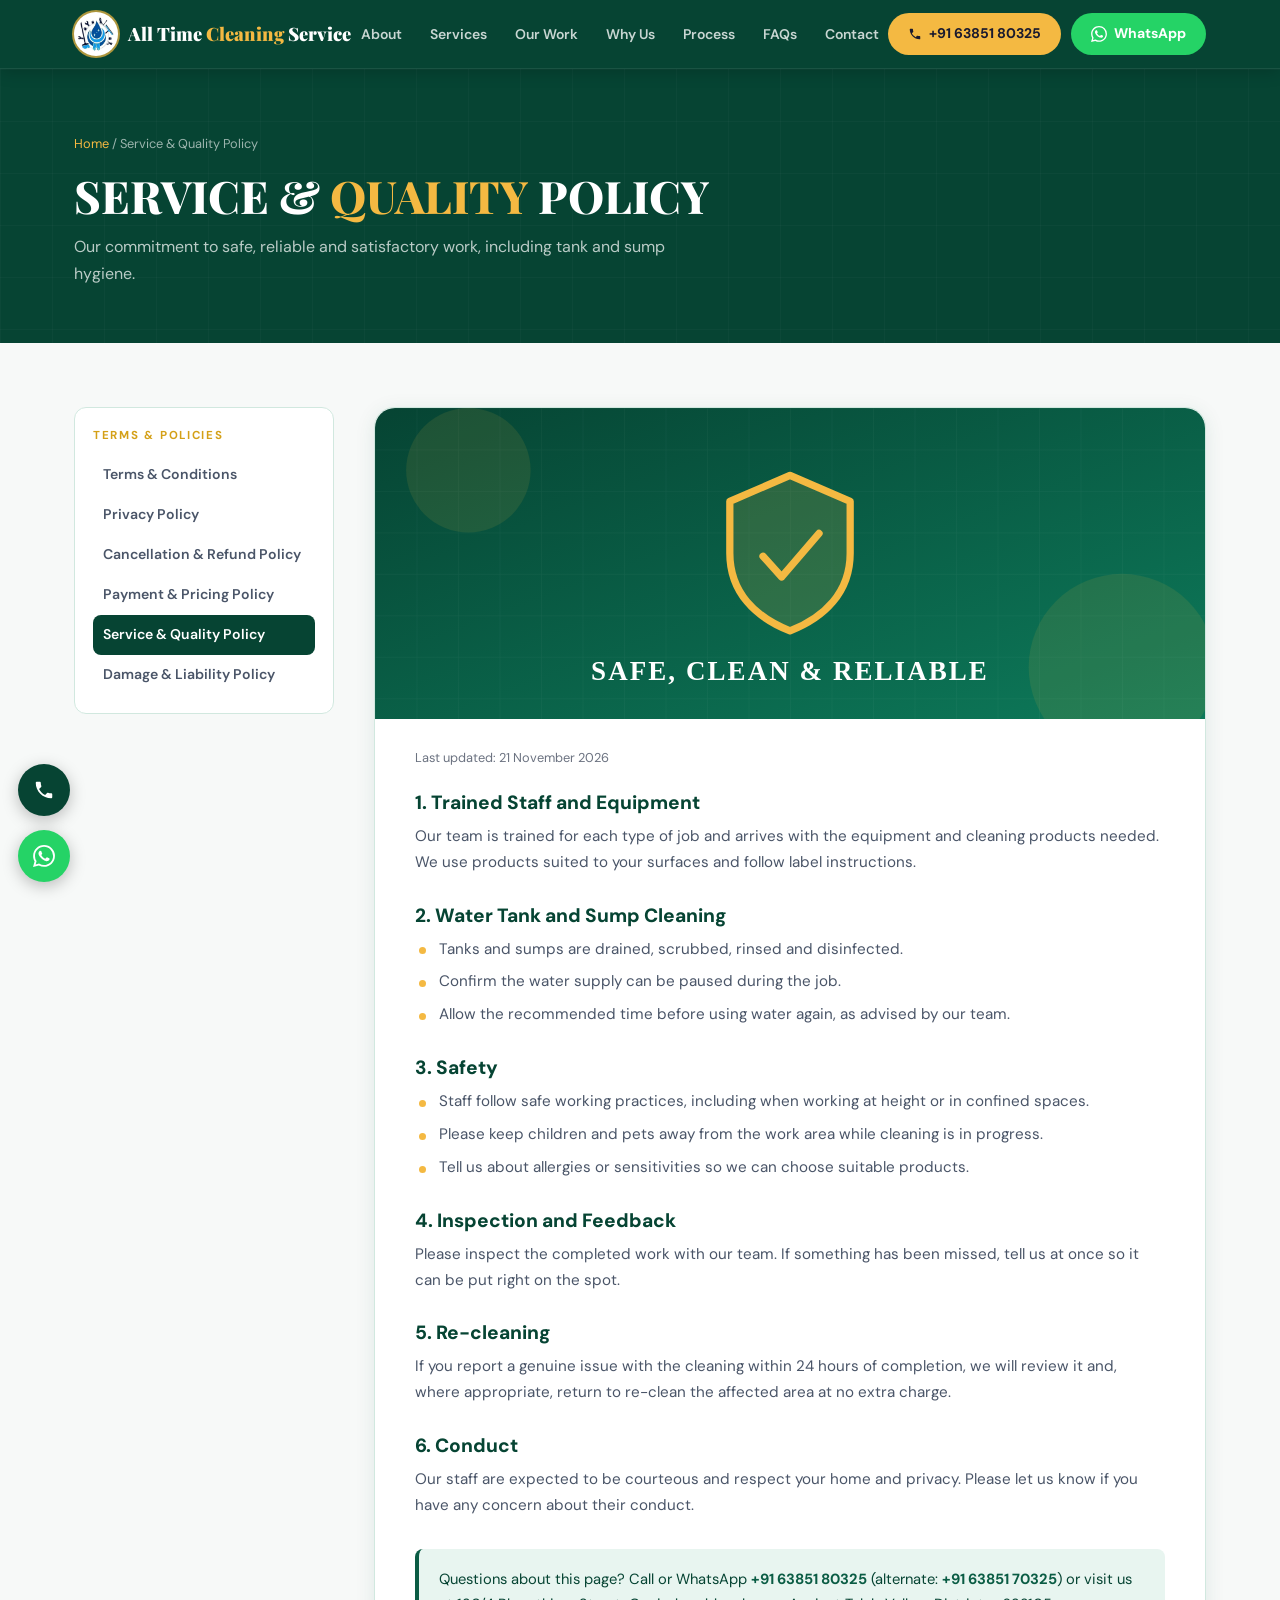
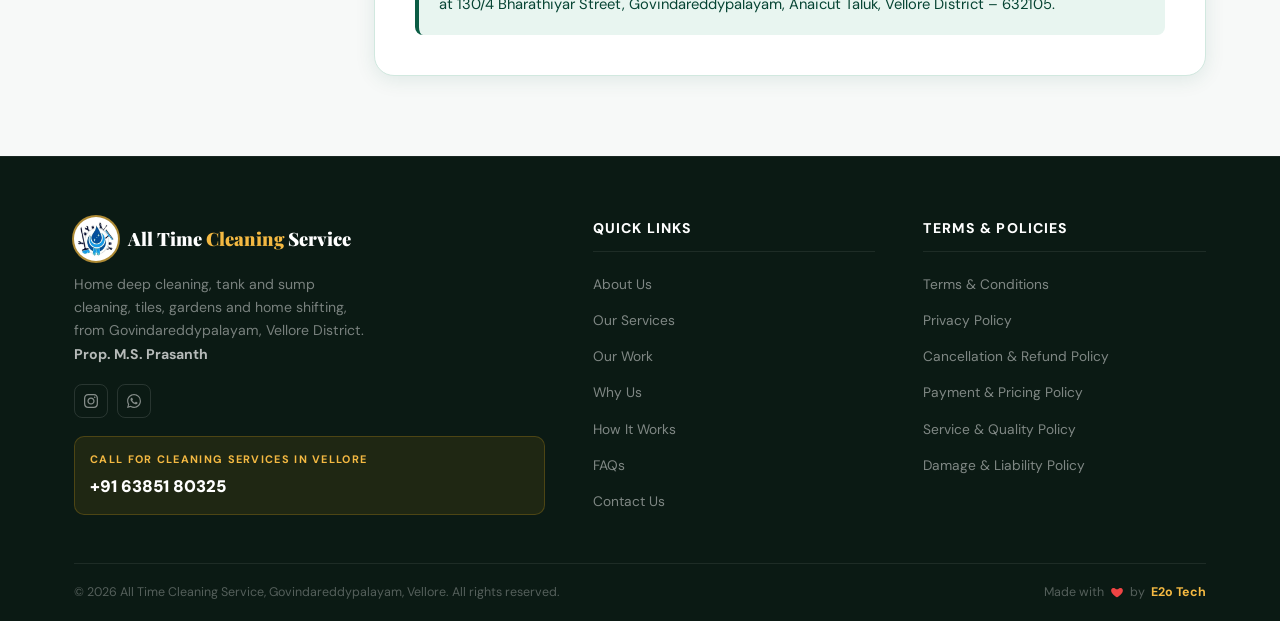
<file: service-policy.html>
<!DOCTYPE html>
<html lang="en">
<head>
<meta charset="UTF-8">
<meta name="viewport" content="width=device-width, initial-scale=1.0">
<meta name="theme-color" content="#064433">
<title>Service &amp; Quality Policy | All Time Cleaning Service, Vellore</title>
<meta name="description" content="Our commitment to safe, reliable and satisfactory work, including tank and sump hygiene.">
<meta name="robots" content="index, follow">
<link rel="canonical" href="https://cleaningservice.e2o.in/service-policy.html">
<link rel="icon" type="image/png" href="images/favicon.png">
<link rel="apple-touch-icon" href="images/logo-emblem.png">
<link rel="preconnect" href="https://fonts.googleapis.com">
<link rel="preconnect" href="https://fonts.gstatic.com" crossorigin>
<link href="https://fonts.googleapis.com/css2?family=Playfair+Display:wght@700;800;900&family=DM+Sans:wght@400;500;600;700&display=swap" rel="stylesheet">
<link rel="stylesheet" href="common.css">
</head>
<body>
<svg width="0" height="0" style="position:absolute" aria-hidden="true">
  <symbol id="i-phone" viewBox="0 0 24 24"><path d="M6.6 10.8c1.4 2.8 3.8 5.1 6.6 6.6l2.2-2.2c.3-.3.7-.4 1-.2 1.1.4 2.3.6 3.6.6.6 0 1 .4 1 1V20c0 .6-.4 1-1 1-9.4 0-17-7.6-17-17 0-.6.4-1 1-1h3.5c.6 0 1 .4 1 1 0 1.3.2 2.5.6 3.6.1.3 0 .7-.2 1L6.6 10.8z"/></symbol>
  <symbol id="i-wa" viewBox="0 0 24 24"><path d="M17.472 14.382c-.297-.149-1.758-.867-2.03-.967-.273-.099-.471-.148-.67.15-.197.297-.767.966-.94 1.164-.173.199-.347.223-.644.075-.297-.15-1.255-.463-2.39-1.475-.883-.788-1.48-1.761-1.653-2.059-.173-.297-.018-.458.13-.606.134-.133.298-.347.446-.52.149-.174.198-.298.298-.497.099-.198.05-.371-.025-.52-.075-.149-.669-1.612-.916-2.207-.242-.579-.487-.5-.669-.51-.173-.008-.371-.01-.57-.01-.198 0-.52.074-.792.372-.272.297-1.04 1.016-1.04 2.479 0 1.462 1.065 2.875 1.213 3.074.149.198 2.096 3.2 5.077 4.487.709.306 1.262.489 1.694.625.712.227 1.36.195 1.871.118.571-.085 1.758-.719 2.006-1.413.248-.694.248-1.289.173-1.413-.074-.124-.272-.198-.57-.347m-5.421 7.403h-.004a9.87 9.87 0 01-5.031-1.378l-.361-.214-3.741.982.998-3.648-.235-.374a9.86 9.86 0 01-1.51-5.26c.001-5.45 4.436-9.884 9.888-9.884 2.64 0 5.122 1.03 6.988 2.898a9.825 9.825 0 012.893 6.994c-.003 5.45-4.437 9.884-9.885 9.884m8.413-18.297A11.815 11.815 0 0012.05 0C5.495 0 .16 5.335.157 11.892c0 2.096.547 4.142 1.588 5.945L.057 24l6.305-1.654a11.882 11.882 0 005.683 1.448h.005c6.554 0 11.89-5.335 11.893-11.893a11.821 11.821 0 00-3.48-8.413z"/></symbol>
  <symbol id="i-insta" viewBox="0 0 24 24"><path d="M12 2.163c3.204 0 3.584.012 4.85.07 3.252.148 4.771 1.691 4.919 4.919.058 1.265.069 1.645.069 4.849 0 3.205-.012 3.584-.069 4.849-.149 3.225-1.664 4.771-4.919 4.919-1.266.058-1.644.07-4.85.07-3.204 0-3.584-.012-4.849-.07-3.26-.149-4.771-1.699-4.919-4.92-.058-1.265-.07-1.644-.07-4.849 0-3.204.013-3.583.07-4.849.149-3.227 1.664-4.771 4.919-4.919 1.266-.057 1.645-.069 4.849-.069zm0-2.163c-3.259 0-3.667.014-4.947.072-4.358.2-6.78 2.618-6.98 6.98-.059 1.281-.073 1.689-.073 4.948 0 3.259.014 3.668.072 4.948.2 4.358 2.618 6.78 6.98 6.98 1.281.058 1.689.072 4.948.072 3.259 0 3.668-.014 4.948-.072 4.354-.2 6.782-2.618 6.979-6.98.059-1.28.073-1.689.073-4.948 0-3.259-.014-3.667-.072-4.947-.196-4.354-2.617-6.78-6.979-6.98-1.281-.059-1.69-.073-4.949-.073zm0 5.838c-3.403 0-6.162 2.759-6.162 6.162s2.759 6.163 6.162 6.163 6.162-2.759 6.162-6.163c0-3.403-2.759-6.162-6.162-6.162zm0 10.162c-2.209 0-4-1.79-4-4 0-2.209 1.791-4 4-4s4 1.791 4 4c0 2.21-1.791 4-4 4zm6.406-11.845c-.796 0-1.441.645-1.441 1.44s.645 1.44 1.441 1.44c.795 0 1.439-.645 1.439-1.44s-.644-1.44-1.439-1.44z"/></symbol>
</svg>

<a href="tel:+916385180325" class="float-btn float-btn-call" aria-label="Call All Time Cleaning Service"><svg width="22" height="22" fill="currentColor" aria-hidden="true"><use href="#i-phone"/></svg></a>
<a href="https://wa.me/916385180325?text=Hello%20All%20Time%20Cleaning%20Service%2C%20I%20need%20cleaning%20services" target="_blank" rel="noopener" class="float-btn float-btn-wa" aria-label="WhatsApp All Time Cleaning Service"><svg width="22" height="22" fill="currentColor" aria-hidden="true"><use href="#i-wa"/></svg></a>

<header>
  <nav id="navbar" aria-label="Main navigation">
    <div class="nav-inner">
      <a href="index.html" class="logo" aria-label="All Time Cleaning Service"><span class="logo-badge"><img src="images/logo-emblem.png" alt="" width="44" height="44"></span><span class="logo-text">All Time <b>Cleaning</b> Service</span></a>
      <ul class="nav-links"><li><a href="index.html#about">About</a></li><li><a href="index.html#services">Services</a></li><li><a href="index.html#our-work">Our Work</a></li><li><a href="index.html#why-us">Why Us</a></li><li><a href="index.html#process">Process</a></li><li><a href="index.html#faqs">FAQs</a></li><li><a href="index.html#contact">Contact</a></li></ul>
      <div class="nav-cta">
        <a href="tel:+916385180325" class="nav-call-btn"><svg width="14" height="14" fill="currentColor" aria-hidden="true"><use href="#i-phone"/></svg><span>+91 63851 80325</span></a>
        <a href="https://wa.me/916385180325?text=Hello%20All%20Time%20Cleaning%20Service%2C%20I%20need%20cleaning%20services" target="_blank" rel="noopener" class="nav-wa-btn" aria-label="WhatsApp us"><svg width="16" height="16" fill="currentColor" aria-hidden="true"><use href="#i-wa"/></svg><span>WhatsApp</span></a>
        <button class="hamburger" id="hamburgerBtn" aria-label="Toggle menu" aria-expanded="false"><span></span><span></span><span></span></button>
      </div>
    </div>
    <div class="mobile-menu" id="mobileMenu">
      <ul><li><a href="index.html#about">About</a></li><li><a href="index.html#services">Services</a></li><li><a href="index.html#our-work">Our Work</a></li><li><a href="index.html#why-us">Why Us</a></li><li><a href="index.html#process">Process</a></li><li><a href="index.html#faqs">FAQs</a></li><li><a href="index.html#contact">Contact</a></li></ul>
      <div class="mobile-ctas">
        <a href="tel:+916385180325" class="nav-call-btn"><svg width="14" height="14" fill="currentColor" aria-hidden="true"><use href="#i-phone"/></svg><span>Call +91 63851 80325</span></a>
        <a href="https://wa.me/916385180325" target="_blank" rel="noopener" class="nav-wa-btn"><svg width="16" height="16" fill="currentColor" aria-hidden="true"><use href="#i-wa"/></svg><span>WhatsApp Us</span></a>
      </div>
    </div>
  </nav>
</header>

<section class="legal-hero">
  <div class="container">
    <div class="crumbs"><a href="index.html">Home</a> / Service &amp; Quality Policy</div>
    <h1>Service &amp; <em>Quality</em> Policy</h1>
    <p>Our commitment to safe, reliable and satisfactory work, including tank and sump hygiene.</p>
  </div>
</section>

<section class="legal-wrap">
  <div class="container legal-layout">
    <aside class="legal-nav" aria-label="Legal pages">
      <div class="legal-nav-title">Terms &amp; Policies</div>
      <a href="terms-and-conditions.html">Terms &amp; Conditions</a><a href="privacy-policy.html">Privacy Policy</a><a href="cancellation-refund-policy.html">Cancellation &amp; Refund Policy</a><a href="payment-pricing-policy.html">Payment &amp; Pricing Policy</a><a href="service-policy.html" class="active">Service &amp; Quality Policy</a><a href="damage-liability-policy.html">Damage &amp; Liability Policy</a>
    </aside>
    <article class="legal-card">
      <figure class="legal-figure"><img src="images/policy-service.svg" alt="Shield with a tick illustrating safe, quality service" width="800" height="300" loading="lazy"></figure>
      <p class="updated">Last updated: 21 November 2026</p>
      <h2>1. Trained Staff and Equipment</h2>
<p>Our team is trained for each type of job and arrives with the equipment and cleaning products needed. We use products suited to your surfaces and follow label instructions.</p>
<h2>2. Water Tank and Sump Cleaning</h2>
<ul><li>Tanks and sumps are drained, scrubbed, rinsed and disinfected.</li><li>Confirm the water supply can be paused during the job.</li><li>Allow the recommended time before using water again, as advised by our team.</li></ul>
<h2>3. Safety</h2>
<ul><li>Staff follow safe working practices, including when working at height or in confined spaces.</li><li>Please keep children and pets away from the work area while cleaning is in progress.</li><li>Tell us about allergies or sensitivities so we can choose suitable products.</li></ul>
<h2>4. Inspection and Feedback</h2>
<p>Please inspect the completed work with our team. If something has been missed, tell us at once so it can be put right on the spot.</p>
<h2>5. Re-cleaning</h2>
<p>If you report a genuine issue with the cleaning within 24 hours of completion, we will review it and, where appropriate, return to re-clean the affected area at no extra charge.</p>
<h2>6. Conduct</h2>
<p>Our staff are expected to be courteous and respect your home and privacy. Please let us know if you have any concern about their conduct.</p>
      <div class="legal-contact">Questions about this page? Call or WhatsApp <a href="tel:+916385180325">+91 63851 80325</a> (alternate: <a href="tel:+916385170325">+91 63851 70325</a>) or visit us at 130/4 Bharathiyar Street, Govindareddypalayam, Anaicut Taluk, Vellore District &ndash; 632105.</div>
    </article>
  </div>
</section>

<footer>
  <div class="container">
    <div class="footer-grid">
      <div>
        <a href="index.html" class="logo" aria-label="All Time Cleaning Service"><span class="logo-badge"><img src="images/logo-emblem.png" alt="" width="44" height="44"></span><span class="logo-text">All Time <b>Cleaning</b> Service</span></a>
        <p class="footer-tagline">Home deep cleaning, tank and sump cleaning, tiles, gardens and home shifting, from Govindareddypalayam, Vellore District.<br><strong style="color:rgba(255,255,255,.7)">Prop. M.S. Prasanth</strong></p>
        <div class="footer-social">
          <a href="https://www.instagram.com/alltimecleaningservice/" aria-label="Instagram" target="_blank" rel="noopener"><svg width="14" height="14" fill="currentColor"><use href="#i-insta"/></svg></a>
          <a href="https://wa.me/916385180325" aria-label="WhatsApp" target="_blank" rel="noopener"><svg width="14" height="14" fill="currentColor"><use href="#i-wa"/></svg></a>
        </div>
        <div class="footer-cta-box">
          <div class="footer-cta-label">Call for Cleaning Services in Vellore</div>
          <a href="tel:+916385180325">+91 63851 80325</a>
        </div>
      </div>
      <div>
        <div class="footer-col-title">Quick Links</div>
        <ul class="footer-links"><li><a href="index.html#about">About Us</a></li><li><a href="index.html#services">Our Services</a></li><li><a href="index.html#our-work">Our Work</a></li><li><a href="index.html#why-us">Why Us</a></li><li><a href="index.html#process">How It Works</a></li><li><a href="index.html#faqs">FAQs</a></li><li><a href="index.html#contact">Contact Us</a></li></ul>
      </div>
      <div>
        <div class="footer-col-title">Terms &amp; Policies</div>
        <ul class="footer-links"><li><a href="terms-and-conditions.html">Terms & Conditions</a></li><li><a href="privacy-policy.html">Privacy Policy</a></li><li><a href="cancellation-refund-policy.html">Cancellation & Refund Policy</a></li><li><a href="payment-pricing-policy.html">Payment & Pricing Policy</a></li><li><a href="service-policy.html">Service & Quality Policy</a></li><li><a href="damage-liability-policy.html">Damage & Liability Policy</a></li></ul>
      </div>
    </div>
    <div class="footer-bottom">
      <span>&copy; <span id="footerYear"></span> All Time Cleaning Service, Govindareddypalayam, Vellore. All rights reserved.</span>
      <span class="made-by">Made with <svg class="heart" width="14" height="14" viewBox="0 0 24 24" fill="currentColor" aria-label="love"><path d="M12 21s-7.5-4.6-9.6-9.2C.9 8.4 2.7 5 6 5c2 0 3.4 1.1 4.2 2.4h3.6C14.6 6.1 16 5 18 5c3.3 0 5.1 3.4 3.6 6.8C19.5 16.4 12 21 12 21z"/></svg> by <a href="https://e2o.in" target="_blank" rel="noopener">E2o Tech</a></span>
    </div>
  </div>
</footer>

<script>
document.getElementById('footerYear').textContent=new Date().getFullYear();
var burger=document.getElementById('hamburgerBtn'),menu=document.getElementById('mobileMenu');
burger.addEventListener('click',function(){var o=menu.classList.toggle('open');burger.classList.toggle('open',o);burger.setAttribute('aria-expanded',o)});
menu.querySelectorAll('ul a').forEach(function(a){a.addEventListener('click',function(){menu.classList.remove('open');burger.classList.remove('open');burger.setAttribute('aria-expanded','false')})});
var nav=document.getElementById('navbar');
window.addEventListener('scroll',function(){nav.classList.toggle('scrolled',window.scrollY>20)},{passive:true});
</script>
</body>
</html>
</file>
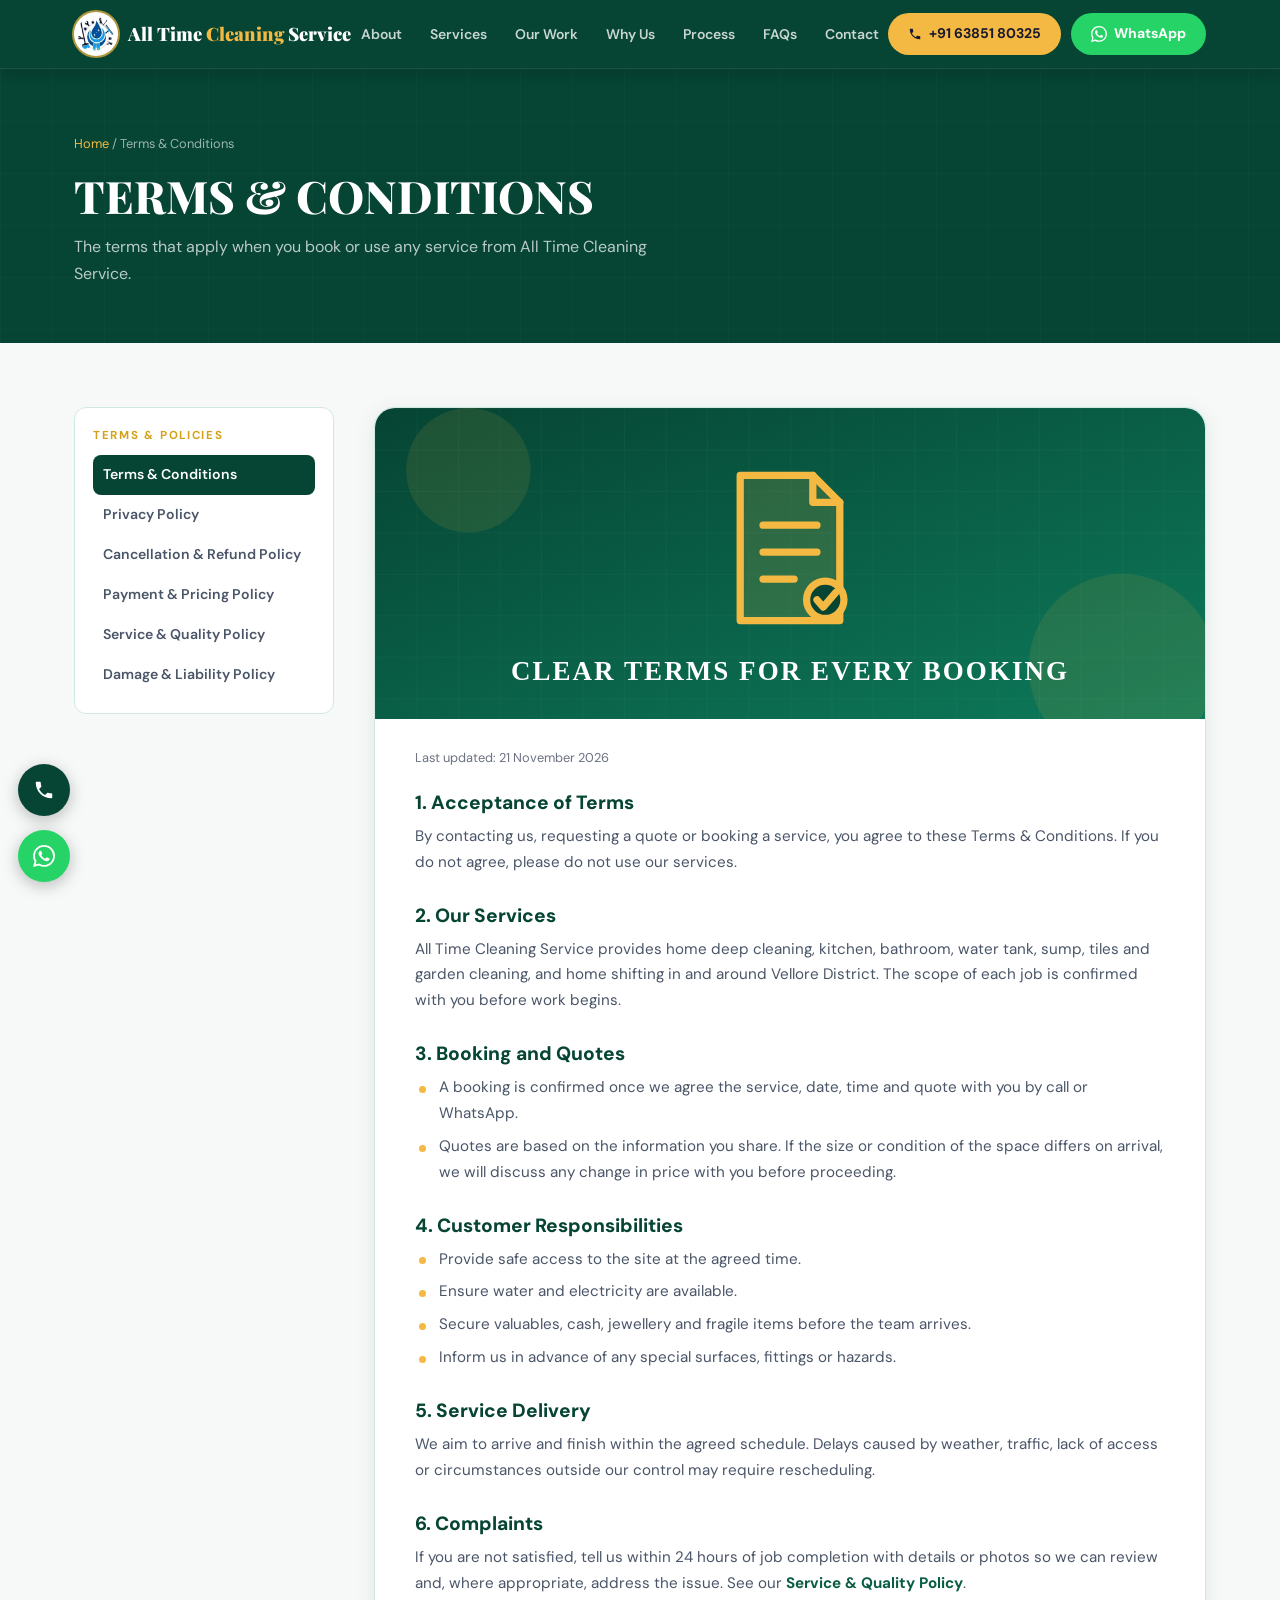
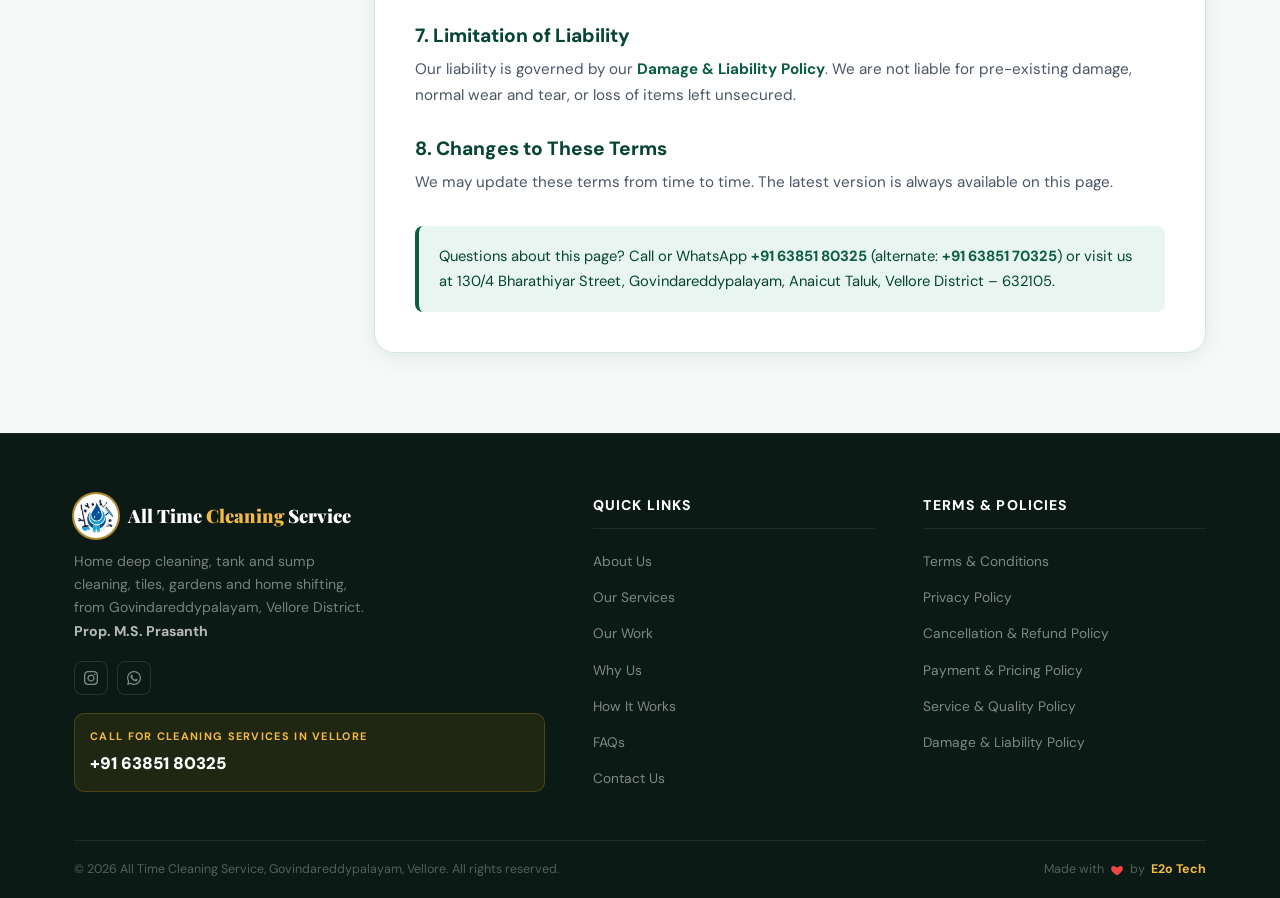
<file: terms-and-conditions.html>
<!DOCTYPE html>
<html lang="en">
<head>
<meta charset="UTF-8">
<meta name="viewport" content="width=device-width, initial-scale=1.0">
<meta name="theme-color" content="#064433">
<title>Terms &amp; Conditions | All Time Cleaning Service, Vellore</title>
<meta name="description" content="The terms that apply when you book or use any service from All Time Cleaning Service.">
<meta name="robots" content="index, follow">
<link rel="canonical" href="https://cleaningservice.e2o.in/terms-and-conditions.html">
<link rel="icon" type="image/png" href="images/favicon.png">
<link rel="apple-touch-icon" href="images/logo-emblem.png">
<link rel="preconnect" href="https://fonts.googleapis.com">
<link rel="preconnect" href="https://fonts.gstatic.com" crossorigin>
<link href="https://fonts.googleapis.com/css2?family=Playfair+Display:wght@700;800;900&family=DM+Sans:wght@400;500;600;700&display=swap" rel="stylesheet">
<link rel="stylesheet" href="common.css">
</head>
<body>
<svg width="0" height="0" style="position:absolute" aria-hidden="true">
  <symbol id="i-phone" viewBox="0 0 24 24"><path d="M6.6 10.8c1.4 2.8 3.8 5.1 6.6 6.6l2.2-2.2c.3-.3.7-.4 1-.2 1.1.4 2.3.6 3.6.6.6 0 1 .4 1 1V20c0 .6-.4 1-1 1-9.4 0-17-7.6-17-17 0-.6.4-1 1-1h3.5c.6 0 1 .4 1 1 0 1.3.2 2.5.6 3.6.1.3 0 .7-.2 1L6.6 10.8z"/></symbol>
  <symbol id="i-wa" viewBox="0 0 24 24"><path d="M17.472 14.382c-.297-.149-1.758-.867-2.03-.967-.273-.099-.471-.148-.67.15-.197.297-.767.966-.94 1.164-.173.199-.347.223-.644.075-.297-.15-1.255-.463-2.39-1.475-.883-.788-1.48-1.761-1.653-2.059-.173-.297-.018-.458.13-.606.134-.133.298-.347.446-.52.149-.174.198-.298.298-.497.099-.198.05-.371-.025-.52-.075-.149-.669-1.612-.916-2.207-.242-.579-.487-.5-.669-.51-.173-.008-.371-.01-.57-.01-.198 0-.52.074-.792.372-.272.297-1.04 1.016-1.04 2.479 0 1.462 1.065 2.875 1.213 3.074.149.198 2.096 3.2 5.077 4.487.709.306 1.262.489 1.694.625.712.227 1.36.195 1.871.118.571-.085 1.758-.719 2.006-1.413.248-.694.248-1.289.173-1.413-.074-.124-.272-.198-.57-.347m-5.421 7.403h-.004a9.87 9.87 0 01-5.031-1.378l-.361-.214-3.741.982.998-3.648-.235-.374a9.86 9.86 0 01-1.51-5.26c.001-5.45 4.436-9.884 9.888-9.884 2.64 0 5.122 1.03 6.988 2.898a9.825 9.825 0 012.893 6.994c-.003 5.45-4.437 9.884-9.885 9.884m8.413-18.297A11.815 11.815 0 0012.05 0C5.495 0 .16 5.335.157 11.892c0 2.096.547 4.142 1.588 5.945L.057 24l6.305-1.654a11.882 11.882 0 005.683 1.448h.005c6.554 0 11.89-5.335 11.893-11.893a11.821 11.821 0 00-3.48-8.413z"/></symbol>
  <symbol id="i-insta" viewBox="0 0 24 24"><path d="M12 2.163c3.204 0 3.584.012 4.85.07 3.252.148 4.771 1.691 4.919 4.919.058 1.265.069 1.645.069 4.849 0 3.205-.012 3.584-.069 4.849-.149 3.225-1.664 4.771-4.919 4.919-1.266.058-1.644.07-4.85.07-3.204 0-3.584-.012-4.849-.07-3.26-.149-4.771-1.699-4.919-4.92-.058-1.265-.07-1.644-.07-4.849 0-3.204.013-3.583.07-4.849.149-3.227 1.664-4.771 4.919-4.919 1.266-.057 1.645-.069 4.849-.069zm0-2.163c-3.259 0-3.667.014-4.947.072-4.358.2-6.78 2.618-6.98 6.98-.059 1.281-.073 1.689-.073 4.948 0 3.259.014 3.668.072 4.948.2 4.358 2.618 6.78 6.98 6.98 1.281.058 1.689.072 4.948.072 3.259 0 3.668-.014 4.948-.072 4.354-.2 6.782-2.618 6.979-6.98.059-1.28.073-1.689.073-4.948 0-3.259-.014-3.667-.072-4.947-.196-4.354-2.617-6.78-6.979-6.98-1.281-.059-1.69-.073-4.949-.073zm0 5.838c-3.403 0-6.162 2.759-6.162 6.162s2.759 6.163 6.162 6.163 6.162-2.759 6.162-6.163c0-3.403-2.759-6.162-6.162-6.162zm0 10.162c-2.209 0-4-1.79-4-4 0-2.209 1.791-4 4-4s4 1.791 4 4c0 2.21-1.791 4-4 4zm6.406-11.845c-.796 0-1.441.645-1.441 1.44s.645 1.44 1.441 1.44c.795 0 1.439-.645 1.439-1.44s-.644-1.44-1.439-1.44z"/></symbol>
</svg>

<a href="tel:+916385180325" class="float-btn float-btn-call" aria-label="Call All Time Cleaning Service"><svg width="22" height="22" fill="currentColor" aria-hidden="true"><use href="#i-phone"/></svg></a>
<a href="https://wa.me/916385180325?text=Hello%20All%20Time%20Cleaning%20Service%2C%20I%20need%20cleaning%20services" target="_blank" rel="noopener" class="float-btn float-btn-wa" aria-label="WhatsApp All Time Cleaning Service"><svg width="22" height="22" fill="currentColor" aria-hidden="true"><use href="#i-wa"/></svg></a>

<header>
  <nav id="navbar" aria-label="Main navigation">
    <div class="nav-inner">
      <a href="index.html" class="logo" aria-label="All Time Cleaning Service"><span class="logo-badge"><img src="images/logo-emblem.png" alt="" width="44" height="44"></span><span class="logo-text">All Time <b>Cleaning</b> Service</span></a>
      <ul class="nav-links"><li><a href="index.html#about">About</a></li><li><a href="index.html#services">Services</a></li><li><a href="index.html#our-work">Our Work</a></li><li><a href="index.html#why-us">Why Us</a></li><li><a href="index.html#process">Process</a></li><li><a href="index.html#faqs">FAQs</a></li><li><a href="index.html#contact">Contact</a></li></ul>
      <div class="nav-cta">
        <a href="tel:+916385180325" class="nav-call-btn"><svg width="14" height="14" fill="currentColor" aria-hidden="true"><use href="#i-phone"/></svg><span>+91 63851 80325</span></a>
        <a href="https://wa.me/916385180325?text=Hello%20All%20Time%20Cleaning%20Service%2C%20I%20need%20cleaning%20services" target="_blank" rel="noopener" class="nav-wa-btn" aria-label="WhatsApp us"><svg width="16" height="16" fill="currentColor" aria-hidden="true"><use href="#i-wa"/></svg><span>WhatsApp</span></a>
        <button class="hamburger" id="hamburgerBtn" aria-label="Toggle menu" aria-expanded="false"><span></span><span></span><span></span></button>
      </div>
    </div>
    <div class="mobile-menu" id="mobileMenu">
      <ul><li><a href="index.html#about">About</a></li><li><a href="index.html#services">Services</a></li><li><a href="index.html#our-work">Our Work</a></li><li><a href="index.html#why-us">Why Us</a></li><li><a href="index.html#process">Process</a></li><li><a href="index.html#faqs">FAQs</a></li><li><a href="index.html#contact">Contact</a></li></ul>
      <div class="mobile-ctas">
        <a href="tel:+916385180325" class="nav-call-btn"><svg width="14" height="14" fill="currentColor" aria-hidden="true"><use href="#i-phone"/></svg><span>Call +91 63851 80325</span></a>
        <a href="https://wa.me/916385180325" target="_blank" rel="noopener" class="nav-wa-btn"><svg width="16" height="16" fill="currentColor" aria-hidden="true"><use href="#i-wa"/></svg><span>WhatsApp Us</span></a>
      </div>
    </div>
  </nav>
</header>

<section class="legal-hero">
  <div class="container">
    <div class="crumbs"><a href="index.html">Home</a> / Terms &amp; Conditions</div>
    <h1>Terms &amp; Conditions</h1>
    <p>The terms that apply when you book or use any service from All Time Cleaning Service.</p>
  </div>
</section>

<section class="legal-wrap">
  <div class="container legal-layout">
    <aside class="legal-nav" aria-label="Legal pages">
      <div class="legal-nav-title">Terms &amp; Policies</div>
      <a href="terms-and-conditions.html" class="active">Terms &amp; Conditions</a><a href="privacy-policy.html">Privacy Policy</a><a href="cancellation-refund-policy.html">Cancellation &amp; Refund Policy</a><a href="payment-pricing-policy.html">Payment &amp; Pricing Policy</a><a href="service-policy.html">Service &amp; Quality Policy</a><a href="damage-liability-policy.html">Damage &amp; Liability Policy</a>
    </aside>
    <article class="legal-card">
      <figure class="legal-figure"><img src="images/policy-terms.svg" alt="Document with a tick illustrating terms and conditions" width="800" height="300" loading="lazy"></figure>
      <p class="updated">Last updated: 21 November 2026</p>
      <h2>1. Acceptance of Terms</h2>
<p>By contacting us, requesting a quote or booking a service, you agree to these Terms &amp; Conditions. If you do not agree, please do not use our services.</p>
<h2>2. Our Services</h2>
<p>All Time Cleaning Service provides home deep cleaning, kitchen, bathroom, water tank, sump, tiles and garden cleaning, and home shifting in and around Vellore District. The scope of each job is confirmed with you before work begins.</p>
<h2>3. Booking and Quotes</h2>
<ul><li>A booking is confirmed once we agree the service, date, time and quote with you by call or WhatsApp.</li><li>Quotes are based on the information you share. If the size or condition of the space differs on arrival, we will discuss any change in price with you before proceeding.</li></ul>
<h2>4. Customer Responsibilities</h2>
<ul><li>Provide safe access to the site at the agreed time.</li><li>Ensure water and electricity are available.</li><li>Secure valuables, cash, jewellery and fragile items before the team arrives.</li><li>Inform us in advance of any special surfaces, fittings or hazards.</li></ul>
<h2>5. Service Delivery</h2>
<p>We aim to arrive and finish within the agreed schedule. Delays caused by weather, traffic, lack of access or circumstances outside our control may require rescheduling.</p>
<h2>6. Complaints</h2>
<p>If you are not satisfied, tell us within 24 hours of job completion with details or photos so we can review and, where appropriate, address the issue. See our <a href="service-policy.html">Service &amp; Quality Policy</a>.</p>
<h2>7. Limitation of Liability</h2>
<p>Our liability is governed by our <a href="damage-liability-policy.html">Damage &amp; Liability Policy</a>. We are not liable for pre-existing damage, normal wear and tear, or loss of items left unsecured.</p>
<h2>8. Changes to These Terms</h2>
<p>We may update these terms from time to time. The latest version is always available on this page.</p>
      <div class="legal-contact">Questions about this page? Call or WhatsApp <a href="tel:+916385180325">+91 63851 80325</a> (alternate: <a href="tel:+916385170325">+91 63851 70325</a>) or visit us at 130/4 Bharathiyar Street, Govindareddypalayam, Anaicut Taluk, Vellore District &ndash; 632105.</div>
    </article>
  </div>
</section>

<footer>
  <div class="container">
    <div class="footer-grid">
      <div>
        <a href="index.html" class="logo" aria-label="All Time Cleaning Service"><span class="logo-badge"><img src="images/logo-emblem.png" alt="" width="44" height="44"></span><span class="logo-text">All Time <b>Cleaning</b> Service</span></a>
        <p class="footer-tagline">Home deep cleaning, tank and sump cleaning, tiles, gardens and home shifting, from Govindareddypalayam, Vellore District.<br><strong style="color:rgba(255,255,255,.7)">Prop. M.S. Prasanth</strong></p>
        <div class="footer-social">
          <a href="https://www.instagram.com/alltimecleaningservice/" aria-label="Instagram" target="_blank" rel="noopener"><svg width="14" height="14" fill="currentColor"><use href="#i-insta"/></svg></a>
          <a href="https://wa.me/916385180325" aria-label="WhatsApp" target="_blank" rel="noopener"><svg width="14" height="14" fill="currentColor"><use href="#i-wa"/></svg></a>
        </div>
        <div class="footer-cta-box">
          <div class="footer-cta-label">Call for Cleaning Services in Vellore</div>
          <a href="tel:+916385180325">+91 63851 80325</a>
        </div>
      </div>
      <div>
        <div class="footer-col-title">Quick Links</div>
        <ul class="footer-links"><li><a href="index.html#about">About Us</a></li><li><a href="index.html#services">Our Services</a></li><li><a href="index.html#our-work">Our Work</a></li><li><a href="index.html#why-us">Why Us</a></li><li><a href="index.html#process">How It Works</a></li><li><a href="index.html#faqs">FAQs</a></li><li><a href="index.html#contact">Contact Us</a></li></ul>
      </div>
      <div>
        <div class="footer-col-title">Terms &amp; Policies</div>
        <ul class="footer-links"><li><a href="terms-and-conditions.html">Terms & Conditions</a></li><li><a href="privacy-policy.html">Privacy Policy</a></li><li><a href="cancellation-refund-policy.html">Cancellation & Refund Policy</a></li><li><a href="payment-pricing-policy.html">Payment & Pricing Policy</a></li><li><a href="service-policy.html">Service & Quality Policy</a></li><li><a href="damage-liability-policy.html">Damage & Liability Policy</a></li></ul>
      </div>
    </div>
    <div class="footer-bottom">
      <span>&copy; <span id="footerYear"></span> All Time Cleaning Service, Govindareddypalayam, Vellore. All rights reserved.</span>
      <span class="made-by">Made with <svg class="heart" width="14" height="14" viewBox="0 0 24 24" fill="currentColor" aria-label="love"><path d="M12 21s-7.5-4.6-9.6-9.2C.9 8.4 2.7 5 6 5c2 0 3.4 1.1 4.2 2.4h3.6C14.6 6.1 16 5 18 5c3.3 0 5.1 3.4 3.6 6.8C19.5 16.4 12 21 12 21z"/></svg> by <a href="https://e2o.in" target="_blank" rel="noopener">E2o Tech</a></span>
    </div>
  </div>
</footer>

<script>
document.getElementById('footerYear').textContent=new Date().getFullYear();
var burger=document.getElementById('hamburgerBtn'),menu=document.getElementById('mobileMenu');
burger.addEventListener('click',function(){var o=menu.classList.toggle('open');burger.classList.toggle('open',o);burger.setAttribute('aria-expanded',o)});
menu.querySelectorAll('ul a').forEach(function(a){a.addEventListener('click',function(){menu.classList.remove('open');burger.classList.remove('open');burger.setAttribute('aria-expanded','false')})});
var nav=document.getElementById('navbar');
window.addEventListener('scroll',function(){nav.classList.toggle('scrolled',window.scrollY>20)},{passive:true});
</script>
</body>
</html>
</file>
<file: common.css>
:root{--primary:#0a5c44;--primary-dark:#064433;--primary-mid:#0d7a5a;--accent:#d4a017;--accent-light:#f4b942;--white:#fff;--off-white:#f7f9f8;--border:#d1e8df;--text:#1a1a2e;--text-light:#4a5568;--shadow:0 4px 20px rgba(10,92,68,.10);--radius:12px;--radius-lg:20px;--font-heading:'Playfair Display',Georgia,serif;--font-body:'DM Sans',sans-serif}
*,*::before,*::after{box-sizing:border-box;margin:0;padding:0}
html{scroll-behavior:smooth;font-size:16px}
body{font-family:var(--font-body);color:var(--text);background:var(--white);line-height:1.7;overflow-x:hidden}
h1,h2,h3{font-family:var(--font-heading);line-height:1.2}
a{text-decoration:none;color:inherit}img{max-width:100%;display:block}ul{list-style:none}
.container{max-width:1180px;margin:0 auto;padding:0 24px}
.btn{display:inline-flex;align-items:center;gap:8px;padding:12px 26px;border-radius:50px;font-weight:700;font-size:.9rem;border:2px solid transparent;transition:transform .25s,background .2s}
.btn:hover{transform:translateY(-3px)}
.btn-accent{background:var(--accent-light);color:var(--text)}.btn-accent:hover{background:var(--accent)}
.btn-green{background:#25d366;color:#fff}.btn-green:hover{background:#1eb957}
/* navbar */
#navbar{position:sticky;top:0;z-index:999;background:var(--primary-dark);border-bottom:1px solid rgba(255,255,255,.08);box-shadow:0 2px 16px rgba(0,0,0,.2);transition:box-shadow .3s}
#navbar.scrolled{box-shadow:0 6px 28px rgba(0,0,0,.35)}
.nav-inner{display:flex;align-items:center;justify-content:space-between;height:68px;max-width:1180px;margin:0 auto;padding:0 24px}
.logo{display:flex;align-items:center;gap:10px;font-family:var(--font-heading);font-weight:900;font-size:1.15rem;color:#fff}
.logo-badge{flex-shrink:0;width:44px;height:44px;border-radius:50%;background:#fff;display:flex;align-items:center;justify-content:center;padding:3px;box-shadow:0 0 0 2px rgba(244,185,66,.7);transition:transform .4s}
.logo:hover .logo-badge{transform:rotate(-8deg) scale(1.06)}
.logo-badge img{width:100%;height:100%;object-fit:contain;border-radius:50%}
.logo-text b{color:var(--accent-light);font-weight:inherit}
.nav-links{display:flex;gap:28px}
.nav-links a{position:relative;color:rgba(255,255,255,.78);font-size:.875rem;font-weight:600}
.nav-links a:hover{color:var(--accent-light)}
.nav-links a::after{content:'';position:absolute;left:0;bottom:-6px;height:2px;width:0;background:var(--accent-light);transition:width .3s}
.nav-links a:hover::after{width:100%}
.nav-cta{display:flex;align-items:center;gap:10px}
.nav-call-btn,.nav-wa-btn{display:inline-flex;align-items:center;gap:7px;padding:9px 20px;border-radius:50px;font-weight:700;font-size:.875rem;white-space:nowrap}
.nav-call-btn{background:var(--accent-light);color:var(--text)}.nav-call-btn:hover{background:var(--accent)}
.nav-wa-btn{background:#25d366;color:#fff}.nav-wa-btn:hover{background:#1eb957}
.hamburger{display:none;flex-direction:column;gap:5px;cursor:pointer;background:none;border:none;padding:5px}
.hamburger span{display:block;width:24px;height:2.5px;background:#fff;border-radius:2px;transition:.3s}
.hamburger.open span:nth-child(1){transform:translateY(7.5px) rotate(45deg)}
.hamburger.open span:nth-child(2){opacity:0}
.hamburger.open span:nth-child(3){transform:translateY(-7.5px) rotate(-45deg)}
.mobile-menu{display:none;background:var(--primary-dark);border-top:1px solid rgba(255,255,255,.08);padding:18px 24px 24px}
.mobile-menu.open{display:block}
.mobile-menu ul{display:flex;flex-direction:column;gap:14px;margin-bottom:16px}
.mobile-menu ul a{color:rgba(255,255,255,.85);font-size:1rem;font-weight:600}
.mobile-ctas{display:flex;flex-direction:column;gap:10px}
.mobile-ctas a{justify-content:center}
/* legal */
.legal-hero{background:var(--primary-dark);position:relative;padding:64px 0 56px;overflow:hidden}
.legal-hero::before{content:'';position:absolute;inset:0;background-image:linear-gradient(rgba(255,255,255,.025) 1px,transparent 1px),linear-gradient(90deg,rgba(255,255,255,.025) 1px,transparent 1px);background-size:52px 52px;pointer-events:none}
.legal-hero .container{position:relative}
.crumbs{font-size:.8rem;color:rgba(255,255,255,.6);margin-bottom:14px}
.crumbs a{color:var(--accent-light)}
.legal-hero h1{color:#fff;font-size:clamp(1.8rem,3.5vw,2.8rem);font-weight:800;text-transform:uppercase;margin-bottom:10px}
.legal-hero h1 em{font-style:normal;color:var(--accent-light)}
.legal-hero p{color:rgba(255,255,255,.72);max-width:620px}
.legal-wrap{padding:64px 0 80px;background:var(--off-white)}
.legal-layout{display:grid;grid-template-columns:260px 1fr;gap:40px;align-items:start}
.legal-nav{position:sticky;top:88px;background:#fff;border:1.5px solid var(--border);border-radius:var(--radius);padding:18px}
.legal-nav-title{font-size:.72rem;font-weight:700;letter-spacing:.15em;text-transform:uppercase;color:var(--accent);margin-bottom:10px}
.legal-nav a{display:block;padding:8px 10px;border-radius:8px;font-size:.88rem;font-weight:600;color:var(--text-light)}
.legal-nav a:hover{background:#e8f5f0;color:var(--primary)}
.legal-nav a.active{background:var(--primary-dark);color:#fff}
.legal-card{background:#fff;border:1.5px solid var(--border);border-radius:var(--radius-lg);padding:40px;box-shadow:var(--shadow)}
.legal-card .updated{font-size:.8rem;color:#6b7280;margin-bottom:22px}
.legal-card h2{font-size:1.2rem;font-weight:800;color:var(--primary-dark);margin:28px 0 10px;font-family:var(--font-body)}
.legal-card h2:first-of-type{margin-top:0}
.legal-card p{color:var(--text-light);margin-bottom:12px;font-size:.95rem}
.legal-card ul{margin:0 0 14px 4px}
.legal-card li{position:relative;padding-left:20px;margin-bottom:7px;color:var(--text-light);font-size:.95rem}
.legal-card li::before{content:'';position:absolute;left:0;top:.7em;width:7px;height:7px;border-radius:50%;background:var(--accent-light)}
.legal-card a{color:var(--primary);font-weight:700}
.legal-contact{margin-top:30px;padding:18px 20px;background:#e8f5f0;border-left:4px solid var(--primary);border-radius:8px;font-size:.92rem;color:var(--primary-dark)}
/* footer */
footer{background:#0b1a14;color:rgba(255,255,255,.8);padding:60px 0 0;border-top:1px solid rgba(255,255,255,.06)}
.footer-grid{display:grid;grid-template-columns:2fr 1.2fr 1.2fr;gap:48px;padding-bottom:48px;border-bottom:1px solid rgba(255,255,255,.08)}
.footer-tagline{font-size:.88rem;color:rgba(255,255,255,.45);line-height:1.65;margin:12px 0 18px;max-width:290px}
.footer-social{display:flex;gap:9px}
.footer-social a{width:34px;height:34px;border-radius:8px;border:1px solid rgba(255,255,255,.12);display:flex;align-items:center;justify-content:center;color:rgba(255,255,255,.5);transition:color .2s,transform .2s,border-color .2s}
.footer-social a:hover{border-color:var(--accent-light);color:var(--accent-light);transform:translateY(-3px)}
.footer-col-title{font-size:.88rem;font-weight:800;color:#fff;letter-spacing:.08em;text-transform:uppercase;margin-bottom:18px;padding-bottom:10px;border-bottom:1px solid rgba(255,255,255,.08)}
.footer-links{display:flex;flex-direction:column;gap:9px}
.footer-links a{color:rgba(255,255,255,.48);font-size:.86rem;transition:color .2s,transform .2s}
.footer-links a:hover{color:#fff;transform:translateX(4px)}
.footer-cta-box{margin-top:18px;padding:13px 15px;background:rgba(212,160,23,.1);border:1px solid rgba(212,160,23,.25);border-radius:10px}
.footer-cta-label{font-size:.68rem;font-weight:700;letter-spacing:.12em;text-transform:uppercase;color:var(--accent-light);margin-bottom:4px}
.footer-cta-box a{font-size:1.05rem;font-weight:900;color:#fff}
.footer-bottom{padding:18px 0;display:flex;justify-content:space-between;align-items:center;font-size:.78rem;color:rgba(255,255,255,.3);flex-wrap:wrap;gap:8px}
/* floating */
.float-btn{position:fixed;left:18px;z-index:500;width:52px;height:52px;border-radius:50%;display:flex;align-items:center;justify-content:center;color:#fff;box-shadow:0 4px 16px rgba(0,0,0,.25);transition:transform .25s}
.float-btn:hover{transform:scale(1.1)}
.float-btn-call{bottom:84px;background:var(--primary-dark)}
.float-btn-wa{bottom:18px;background:#25d366;animation:ring 2.4s infinite}
@keyframes ring{0%{box-shadow:0 0 0 0 rgba(37,211,102,.6)}70%{box-shadow:0 0 0 18px rgba(37,211,102,0)}100%{box-shadow:0 0 0 0 rgba(37,211,102,0)}}
@media(prefers-reduced-motion:reduce){*,*::before,*::after{animation:none!important;transition:none!important}}
@media(max-width:1100px){.legal-layout{grid-template-columns:1fr}.legal-nav{position:static}.footer-grid{grid-template-columns:1fr 1fr}.footer-grid>div:first-child{grid-column:1/-1}}
@media(max-width:768px){.nav-links{display:none}.hamburger{display:flex}.nav-wa-btn span{display:none}.nav-wa-btn{padding:9px;border-radius:50%}.nav-call-btn{padding:9px 14px;font-size:.8rem}.legal-card{padding:26px 20px}.footer-grid{grid-template-columns:1fr}}
@media(max-width:480px){.logo{font-size:.85rem;gap:8px}.logo-badge{width:38px;height:38px}.nav-cta .nav-wa-btn{display:none}.nav-call-btn span{display:none}.nav-call-btn{padding:9px;border-radius:50%}}
.legal-figure{margin:-40px -40px 28px;overflow:hidden;border-radius:var(--radius-lg) var(--radius-lg) 0 0}
.legal-figure img{width:100%;height:auto;display:block}
@media(max-width:768px){.legal-figure{margin:-26px -20px 22px}}
.made-by{display:inline-flex;align-items:center;gap:6px}
.made-by .heart{color:#ef4444;animation:beat 1.4s infinite}
.made-by a{color:var(--accent-light);font-weight:700;transition:color .2s}
.made-by a:hover{color:#fff}
@keyframes beat{0%,100%{transform:scale(1)}50%{transform:scale(1.25)}}
</file>
